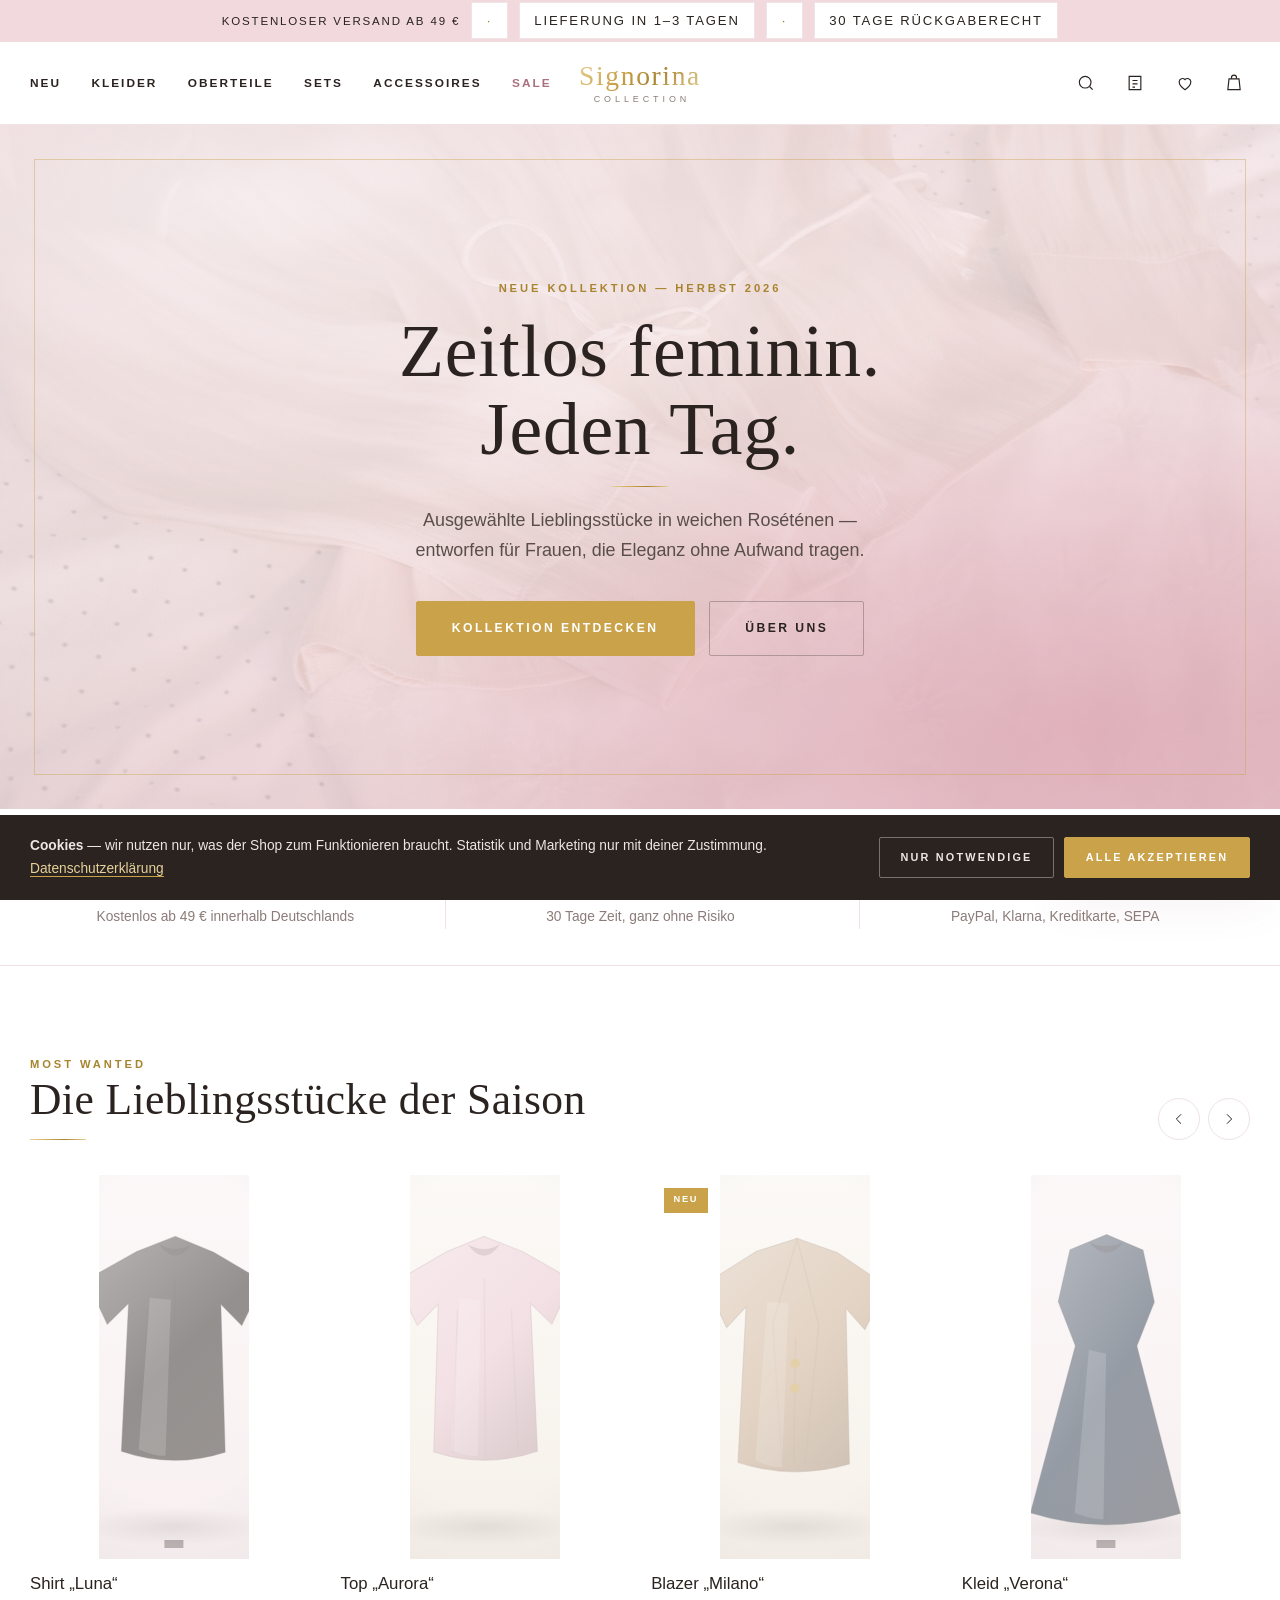
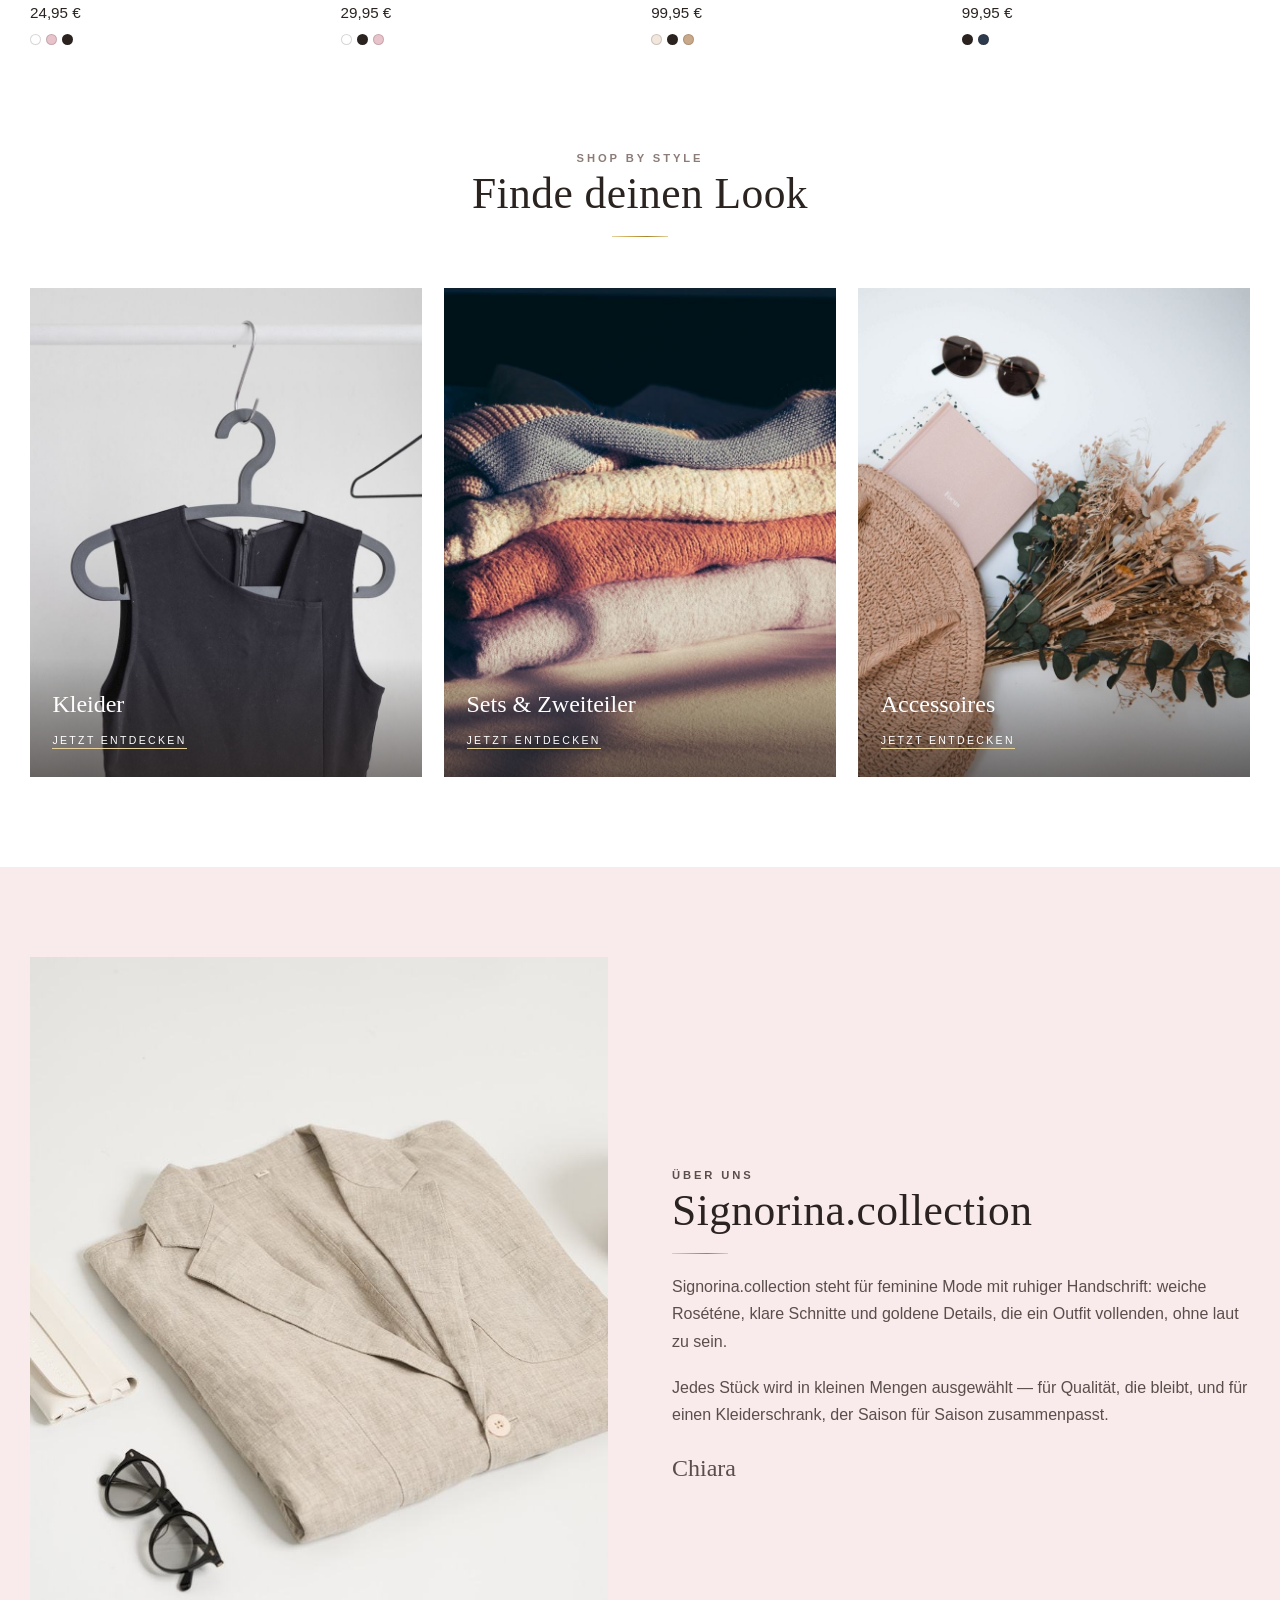
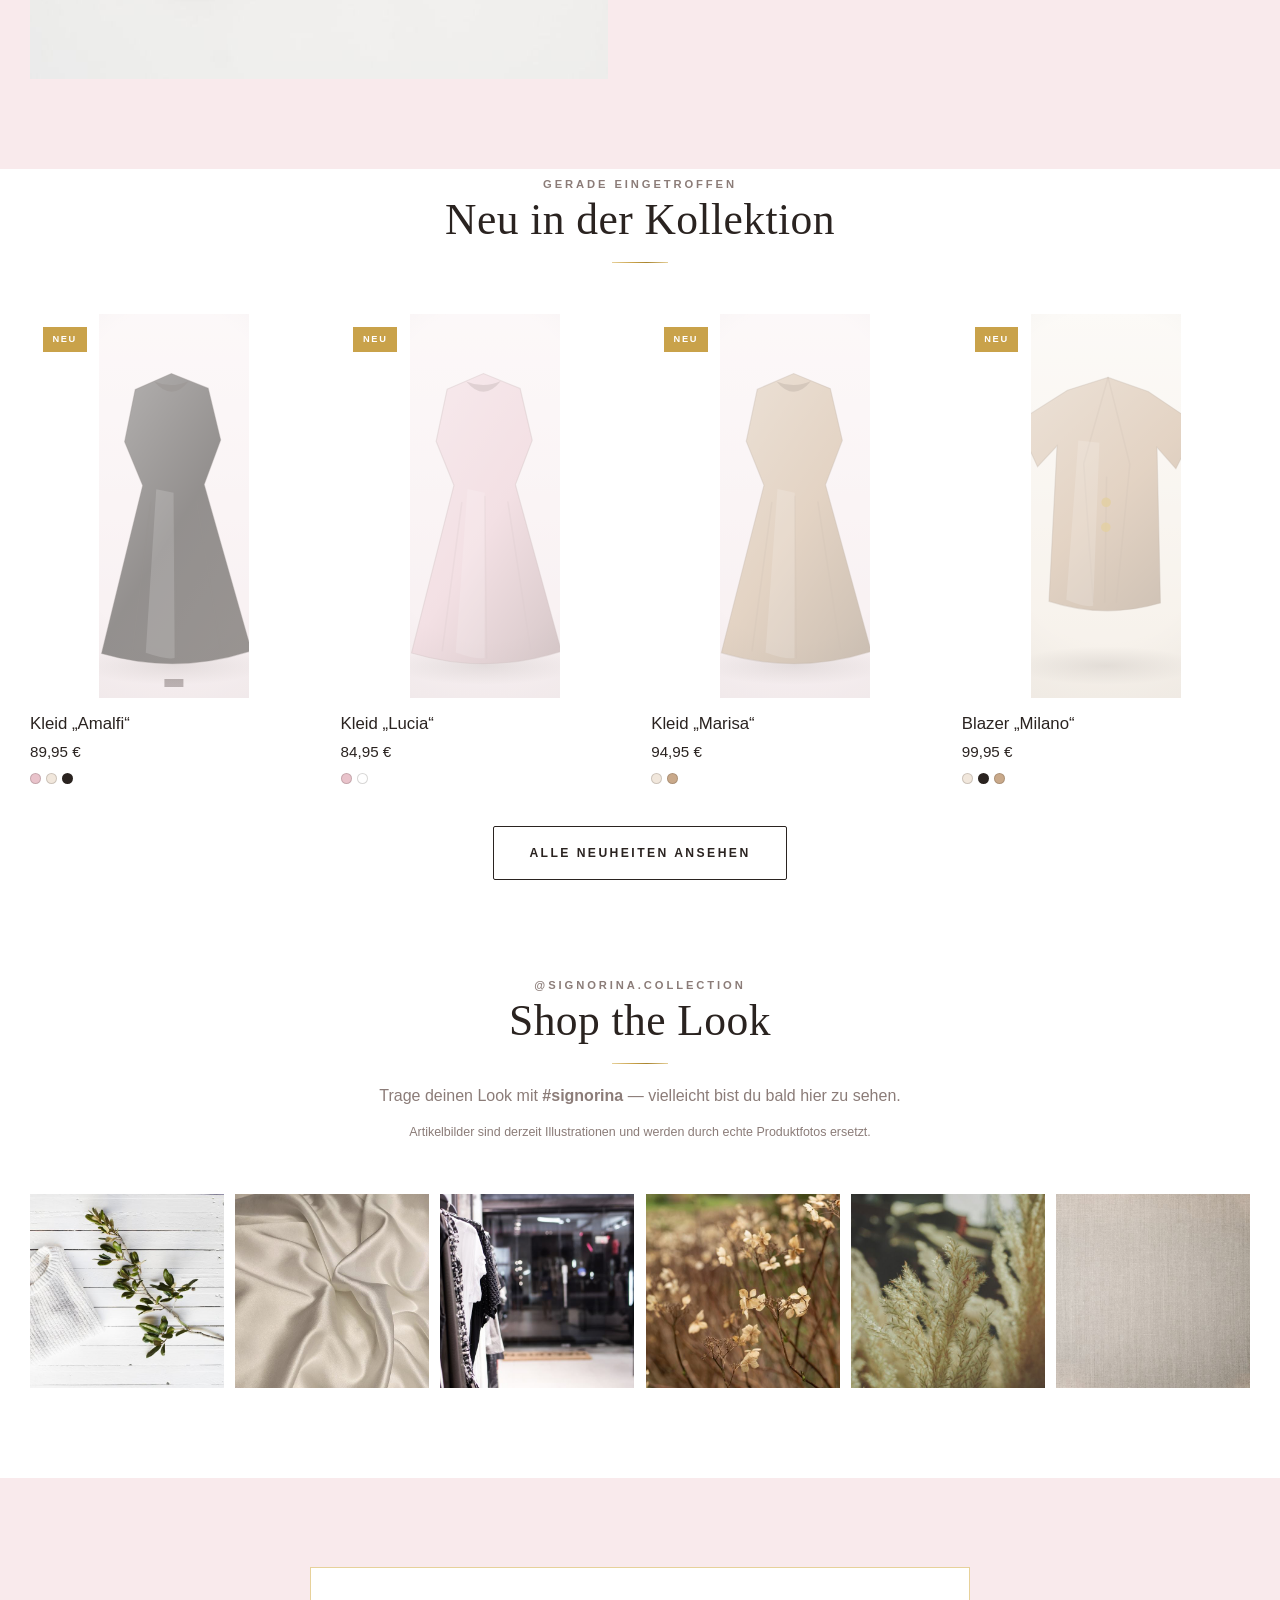
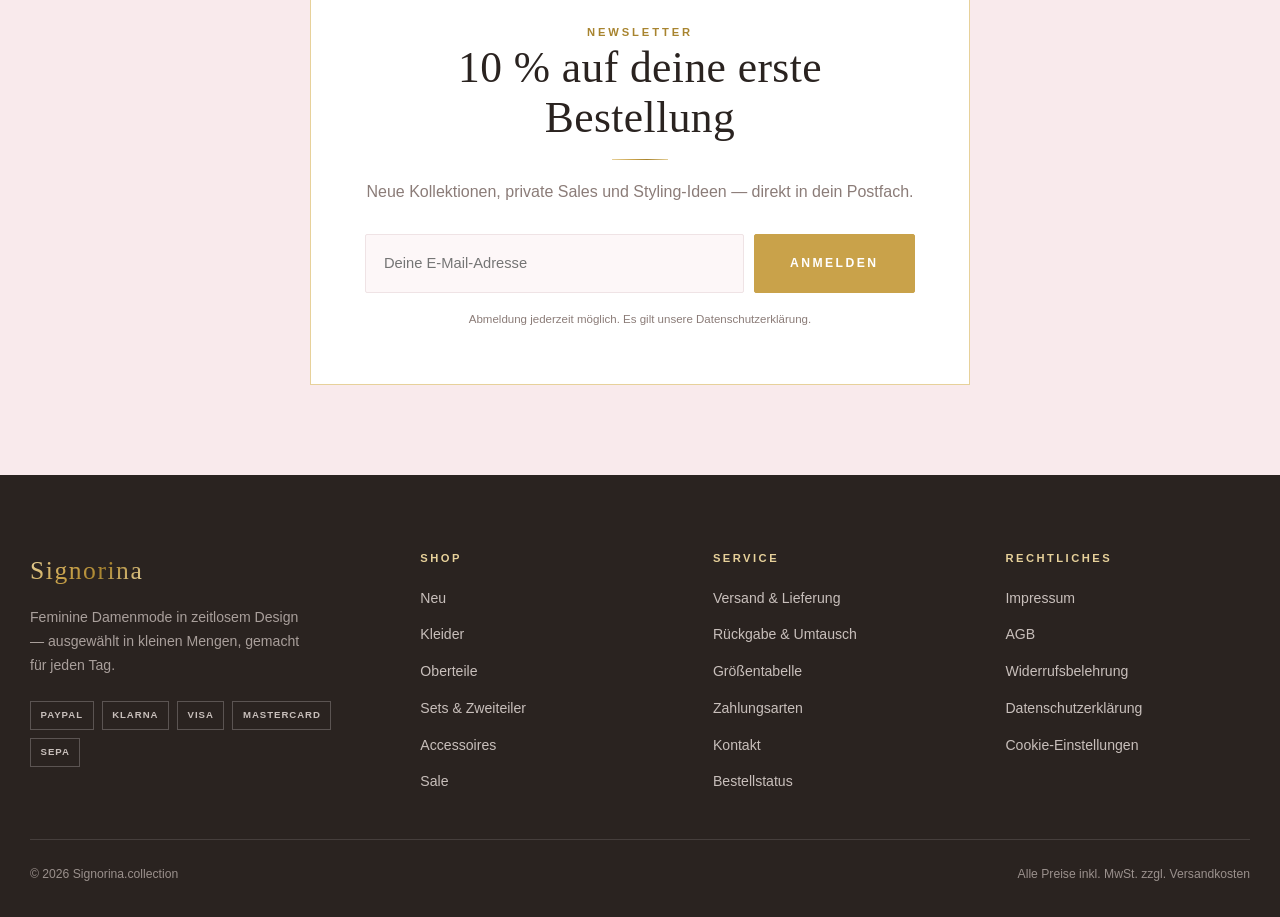
<file: index.html>
<!doctype html>
<html lang="de">
<head>
<meta charset="utf-8">
<meta name="viewport" content="width=device-width, initial-scale=1">
<title>Signorina.collection — Damenmode online kaufen</title>
<meta name="description" content="Signorina.collection — feminine Damenmode in zeitlosem Design. Kleider, Oberteile, Sets und Accessoires. Versand in 1–3 Tagen, kostenloser Versand ab 49 €.">
<meta name="robots" content="noindex, nofollow">
<meta name="theme-color" content="#F9EAEC">
<link rel="icon" href="data:image/svg+xml,%3Csvg xmlns='http://www.w3.org/2000/svg' viewBox='0 0 64 64'%3E%3Crect width='64' height='64' rx='14' fill='%23F9EAEC'/%3E%3Ctext x='32' y='45' font-family='Georgia,serif' font-size='38' fill='%23C9A24A' text-anchor='middle'%3ES%3C/text%3E%3C/svg%3E">
<link rel="stylesheet" href="assets/style.css?v=9">
</head>

<body>

<div id="site-header"></div>

<main>

  <!-- ===== Hero ===== -->
  <section class="hero">
    <div class="hero-inner">
      <p class="eyebrow">Neue Kollektion — Herbst 2026</p>
      <h1>Zeitlos feminin.<br>Jeden Tag.</h1>
      <hr class="rule">
      <p class="lead">
        Ausgewählte Lieblingsstücke in weichen Roséténen — entworfen für Frauen,
        die Eleganz ohne Aufwand tragen.
      </p>
      <div class="hero-cta">
        <a href="kategorie.html?c=neu" class="btn btn-gold">Kollektion entdecken</a>
        <a href="#story" class="btn btn-ghost-light">Über uns</a>
      </div>
    </div>
  </section>

  <!-- ===== Vorteilsleiste ===== -->
  <section class="usp">
    <div class="wrap usp-grid">
      <div class="usp-item">
        <svg viewBox="0 0 24 24"><path d="M2 7h11v9H2zM13 10h4l4 3v3h-8z"/><circle cx="6" cy="18" r="2"/><circle cx="17" cy="18" r="2"/></svg>
        <strong>Versand in 1–3 Tagen</strong>
        <span>Kostenlos ab 49&nbsp;€ innerhalb Deutschlands</span>
      </div>
      <div class="usp-item">
        <svg viewBox="0 0 24 24"><path d="M3 12a9 9 0 1 0 3-6.7"/><path d="M3 4v5h5"/></svg>
        <strong>Kostenlose Rücksendung</strong>
        <span>30 Tage Zeit, ganz ohne Risiko</span>
      </div>
      <div class="usp-item">
        <svg viewBox="0 0 24 24"><rect x="4" y="10" width="16" height="11" rx="2"/><path d="M8 10V7a4 4 0 0 1 8 0v3"/></svg>
        <strong>Sichere Zahlung</strong>
        <span>PayPal, Klarna, Kreditkarte, SEPA</span>
      </div>
    </div>
  </section>

  <!-- ===== Most Wanted ===== -->
  <section class="section">
    <div class="wrap">
      <div class="carousel-head">
        <div>
          <p class="eyebrow">Most Wanted</p>
          <h2>Die Lieblingsstücke der Saison</h2>
          <hr class="rule rule-left">
        </div>
        <div class="car-nav">
          <button id="prev" aria-label="Vorherige Produkte">
            <svg viewBox="0 0 24 24"><path d="M15 5l-7 7 7 7"/></svg>
          </button>
          <button id="next" aria-label="Weitere Produkte">
            <svg viewBox="0 0 24 24"><path d="M9 5l7 7-7 7"/></svg>
          </button>
        </div>
      </div>

      <div class="track" id="track"><!-- wird aus dem Katalog gefüllt --></div>
    </div>
  </section>

  <!-- ===== Shop by Style ===== -->
  <section class="section" style="padding-top:0">
    <div class="wrap">
      <div class="section-head">
        <p class="eyebrow">Shop by Style</p>
        <h2>Finde deinen Look</h2>
        <hr class="rule">
      </div>

      <div class="styles">
        <a href="kategorie.html?c=kleider" class="style-tile"><figure style="margin:0">
          <div class="ph-foto"><img src="bilder/kat-kleider.jpg" width="800" height="1000" loading="lazy" decoding="async" alt="Oberteil auf einem Buegel vor weisser Wand"></div>
          <figcaption><strong>Kleider</strong><span>Jetzt entdecken</span></figcaption>
        </figure></a>

        <a href="kategorie.html?c=sets" class="style-tile"><figure style="margin:0">
          <div class="ph-foto"><img src="bilder/kat-sets.jpg" width="800" height="1000" loading="lazy" decoding="async" alt="Gestapelte Strickteile im warmen Licht"></div>
          <figcaption><strong>Sets &amp; Zweiteiler</strong><span>Jetzt entdecken</span></figcaption>
        </figure></a>

        <a href="kategorie.html?c=accessoires" class="style-tile"><figure style="margin:0">
          <div class="ph-foto"><img src="bilder/kat-accessoires.jpg" width="800" height="1000" loading="lazy" decoding="async" alt="Hut, Sonnenbrille und Trockenblumen auf hellem Untergrund"></div>
          <figcaption><strong>Accessoires</strong><span>Jetzt entdecken</span></figcaption>
        </figure></a>
      </div>
    </div>
  </section>

  <!-- ===== Markengeschichte ===== -->
  <section class="section story" id="story">
    <div class="wrap story-grid">
      <div class="ph-foto"><img src="bilder/story.jpg" width="800" height="1000" loading="lazy" decoding="async" alt="Zusammengelegtes Leinenhemd mit Brille und Wollknaeuel"></div>
      <div class="story-text">
        <p class="eyebrow">Über uns</p>
        <h2>Signorina.collection</h2>
        <hr class="rule rule-left">
        <p>
          Signorina.collection steht für feminine Mode mit ruhiger Handschrift:
          weiche Roséténe, klare Schnitte und goldene Details, die ein Outfit
          vollenden, ohne laut zu sein.
        </p>
        <p>
          Jedes Stück wird in kleinen Mengen ausgewählt — für Qualität, die bleibt,
          und für einen Kleiderschrank, der Saison für Saison zusammenpasst.
        </p>
        <p class="story-sign">Chiara</p>
      </div>
    </div>
  </section>

  <!-- ===== Neu eingetroffen ===== -->
  <section class="section" style="padding-top:0">
    <div class="wrap">
      <div class="section-head">
        <p class="eyebrow">Gerade eingetroffen</p>
        <h2>Neu in der Kollektion</h2>
        <hr class="rule">
      </div>
      <div class="grid-products" id="grid-neu"><!-- wird aus dem Katalog gefüllt --></div>
      <p style="text-align:center;margin-top:2.6rem">
        <a href="kategorie.html?c=neu" class="btn btn-outline">Alle Neuheiten ansehen</a>
      </p>
    </div>
  </section>

  <!-- ===== Instagram ===== -->
  <section class="section" style="padding-top:0">
    <div class="wrap">
      <div class="section-head">
        <p class="eyebrow">@signorina.collection</p>
        <h2>Shop the Look</h2>
        <hr class="rule">
        <p>Trage deinen Look mit <strong>#signorina</strong> — vielleicht bist du bald hier zu sehen.</p>
        <p style="font-size:.78rem;margin-top:.8rem">Artikelbilder sind derzeit Illustrationen und werden durch echte Produktfotos ersetzt.</p>
      </div>

      <div class="ig-grid">
        <a href="#" class="ig-item"><div class="ph-foto"><img src="bilder/ig-1.jpg" width="640" height="640" loading="lazy" decoding="async" alt="Weisser Strickpullover mit Zweig auf hellem Holz"></div></a>
        <a href="#" class="ig-item"><div class="ph-foto"><img src="bilder/ig-2.jpg" width="640" height="640" loading="lazy" decoding="async" alt="Cremefarbener Seidenstoff in Falten"></div></a>
        <a href="#" class="ig-item"><div class="ph-foto"><img src="bilder/ig-3.jpg" width="640" height="640" loading="lazy" decoding="async" alt="Kleiderstange in einer Boutique"></div></a>
        <a href="#" class="ig-item"><div class="ph-foto"><img src="bilder/ig-4.jpg" width="640" height="640" loading="lazy" decoding="async" alt="Getrocknete Hortensien in warmem Licht"></div></a>
        <a href="#" class="ig-item"><div class="ph-foto"><img src="bilder/ig-5.jpg" width="640" height="640" loading="lazy" decoding="async" alt="Pampasgras im Gegenlicht"></div></a>
        <a href="#" class="ig-item"><div class="ph-foto"><img src="bilder/ig-6.jpg" width="640" height="640" loading="lazy" decoding="async" alt="Feine Leinenstruktur in Creme"></div></a>
      </div>
    </div>
  </section>

  <!-- ===== Newsletter ===== -->
  <section class="section news">
    <div class="wrap">
      <div class="news-card">
        <p class="eyebrow">Newsletter</p>
        <h2>10&nbsp;% auf deine erste Bestellung</h2>
        <hr class="rule">
        <p style="color:var(--muted)">
          Neue Kollektionen, private Sales und Styling-Ideen — direkt in dein Postfach.
        </p>
        <form id="news-form">
          <input type="email" placeholder="Deine E-Mail-Adresse" aria-label="E-Mail-Adresse" required>
          <button type="submit" class="btn btn-gold">Anmelden</button>
        </form>
        <p class="hint">Abmeldung jederzeit möglich. Es gilt unsere Datenschutzerklärung.</p>
      </div>
    </div>
  </section>

</main>

<div id="site-footer"></div>

<script src="assets/art.js?v=9"></script>
<script src="assets/shop.js?v=9"></script>
<script>
Shop.mountChrome({ active: null });

/* --- Most Wanted: die acht bestbewerteten Stücke --- */
var mostWanted = Shop.PRODUCTS.slice()
  .sort(function (a, b) { return (b.rating * b.reviews) - (a.rating * a.reviews); })
  .slice(0, 8);
document.getElementById('track').innerHTML = mostWanted.map(Shop.card).join('');

/* --- Neu in der Kollektion: die vier neuesten --- */
document.getElementById('grid-neu').innerHTML =
  Shop.byCategory('neu').slice(0, 4).map(Shop.card).join('');

/* --- Karussell --- */
var track = document.getElementById('track');
function step() {
  var c = track.querySelector('.card');
  return c ? c.getBoundingClientRect().width + 22 : 260;
}
document.getElementById('next').addEventListener('click', function () {
  track.scrollBy({ left: step(), behavior: 'smooth' });
});
document.getElementById('prev').addEventListener('click', function () {
  track.scrollBy({ left: -step(), behavior: 'smooth' });
});

/* --- Newsletter (Vorschau: keine echte Anmeldung) --- */

/* --- Feste Bildflächen mit echten Artikeln der Kollektion füllen --- */
function fill(sel, list) {
  var nodes = document.querySelectorAll(sel);
  Array.prototype.forEach.call(nodes, function (el, i) {
    var p = list[i % list.length];
    if (!p) return;
    el.innerHTML = Art.forProduct(p, Shop.tileColor(p),
      Shop.COLORS[Shop.tileColor(p)] || '#E9C3CB', 'tile' + i);
  });
}
Shop.refreshBadges();

document.getElementById('news-form').addEventListener('submit', function (e) {
  e.preventDefault();
  this.reset();
  Shop.toast('Danke! In der finalen Version geht hier der Gutscheincode raus.');
});
</script>

</body>
</html>
</file>
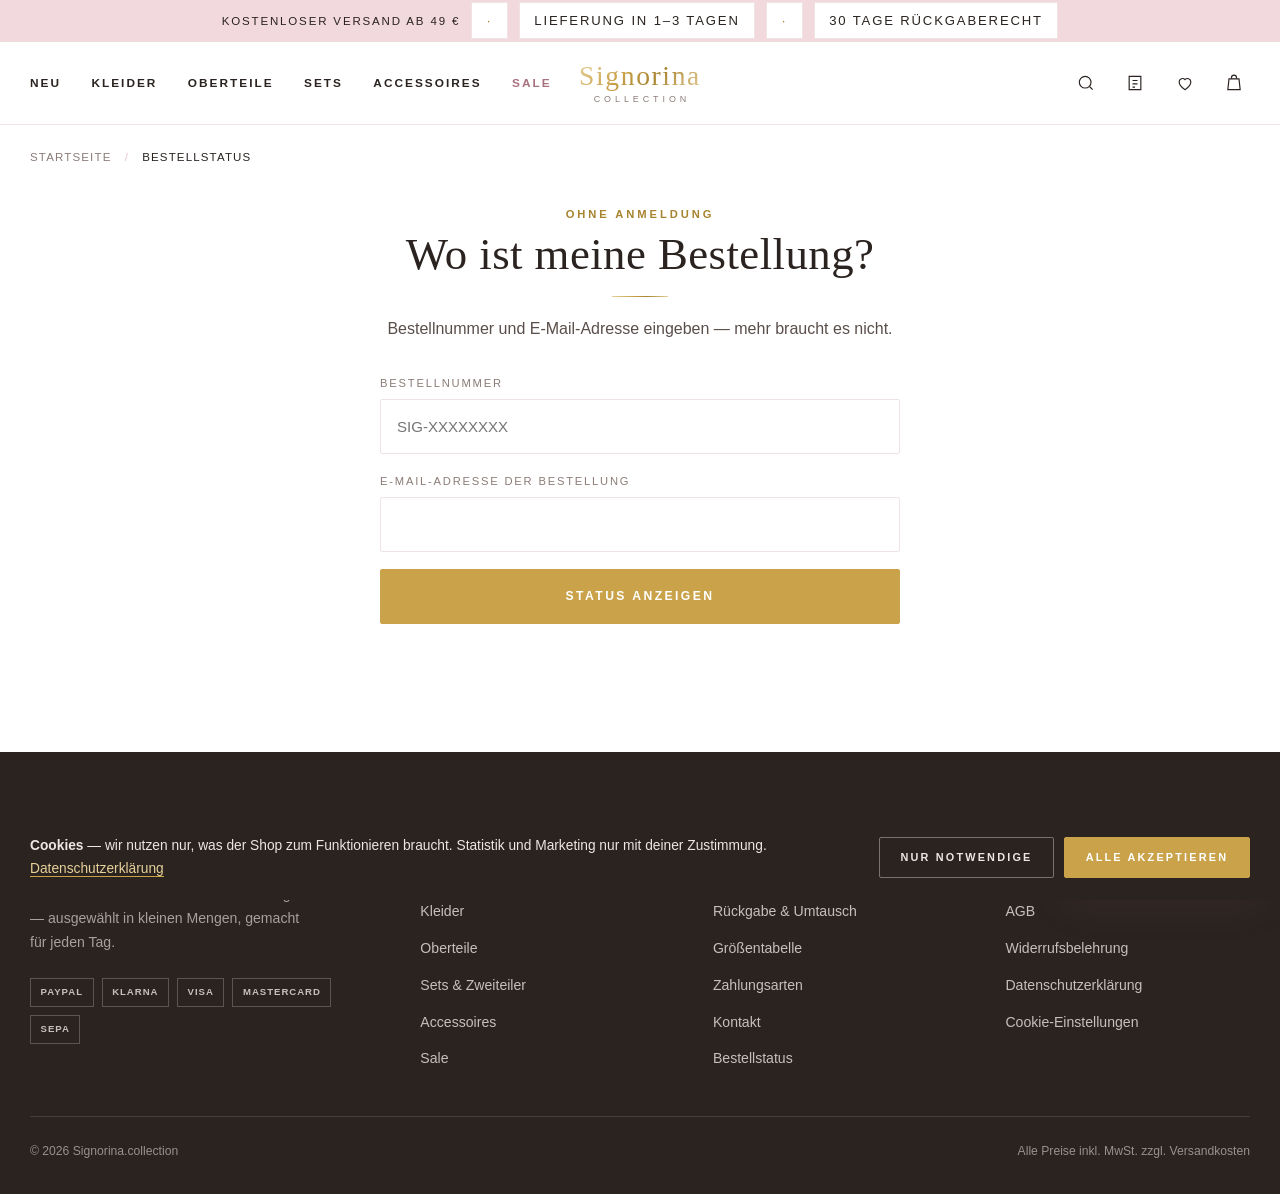
<file: bestellstatus.html>
<!doctype html>
<html lang="de">
<head>
<meta charset="utf-8">
<meta name="viewport" content="width=device-width, initial-scale=1">
<title>Bestellstatus — Signorina.collection</title>
<meta name="description" content="Status deiner Bestellung bei Signorina.collection prüfen.">
<meta name="robots" content="noindex, nofollow">
<meta name="theme-color" content="#F9EAEC">
<link rel="icon" href="data:image/svg+xml,%3Csvg xmlns='http://www.w3.org/2000/svg' viewBox='0 0 64 64'%3E%3Crect width='64' height='64' rx='14' fill='%23F9EAEC'/%3E%3Ctext x='32' y='45' font-family='Georgia,serif' font-size='38' fill='%23C9A24A' text-anchor='middle'%3ES%3C/text%3E%3C/svg%3E">
<link rel="stylesheet" href="assets/style.css?v=9">
</head>

<body>

<div id="site-header"></div>

<main>
  <div class="wrap">
    <nav class="crumbs" aria-label="Brotkrumen">
      <a href="index.html">Startseite</a>
      <span class="sep">/</span>
      <span aria-current="page">Bestellstatus</span>
    </nav>

    <div class="section" style="padding-top:1rem">
      <div style="max-width:520px;margin:0 auto">
        <p class="eyebrow" style="text-align:center">Ohne Anmeldung</p>
        <h1 style="font-size:clamp(1.9rem,4vw,2.8rem);text-align:center;margin-top:.4rem">
          Wo ist meine Bestellung?</h1>
        <hr class="rule">
        <p style="text-align:center;color:var(--ink-soft);margin-bottom:2rem">
          Bestellnummer und E-Mail-Adresse eingeben — mehr braucht es nicht.
        </p>

        <form id="status-form" novalidate>
          <div class="field">
            <label for="nr">Bestellnummer</label>
            <input id="nr" type="text" placeholder="SIG-XXXXXXXX" autocomplete="off">
            <span class="err" id="err-nr" hidden></span>
          </div>
          <div class="field">
            <label for="mail">E-Mail-Adresse der Bestellung</label>
            <input id="mail" type="email" autocomplete="email" inputmode="email">
            <span class="err" id="err-mail" hidden></span>
          </div>
          <button type="submit" class="btn btn-gold btn-block">Status anzeigen</button>
        </form>

        <div id="status-result" style="margin-top:2.4rem"></div>
      </div>
    </div>
  </div>
</main>

<div id="site-footer"></div>

<script src="assets/art.js?v=9"></script>
<script src="assets/shop.js?v=9"></script>
<script>
Shop.mountChrome({ active: null });

var out = document.getElementById('status-result');
var nrInput = document.getElementById('nr');
var mailInput = document.getElementById('mail');

// Aus der Danke-Seite verlinkt: Nummer vorausfüllen
var pre = Shop.param('nr');
if (pre) {
  nrInput.value = pre;
  var last = Shop.lastOrder();
  if (last && last.number === pre) mailInput.value = last.email;
}

function setErr(id, msg) {
  var e = document.getElementById('err-' + id);
  var i = document.getElementById(id);
  if (msg) { e.textContent = msg; e.hidden = false; i.setAttribute('aria-invalid', 'true'); }
  else { e.hidden = true; i.removeAttribute('aria-invalid'); }
}

function show(order) {
  var datum = new Date(order.stamp);
  var datumTxt = datum.toLocaleDateString('de-DE', { day: '2-digit', month: 'long', year: 'numeric' });

  // Ohne echten Versanddienstleister endet die Kette bei "wird verpackt".
  // Alles danach wüsste nur ein Warenwirtschaftssystem.
  var lines = order.lines.map(function (l) {
    return '<div class="sum-row"><span>' + l.qty + ' × ' + l.name +
           '<br><span style="color:var(--muted);font-size:.8rem">' + l.color + ' · ' + l.size +
           '</span></span><span>' + Shop.money(l.sum) + '</span></div>';
  }).join('');

  out.innerHTML =
    '<div class="summary" style="position:static">' +
      '<p class="eyebrow">Bestellung ' + order.number + '</p>' +
      '<h2 style="margin:.4rem 0 1.2rem">Status</h2>' +
      '<div class="timeline">' +
        '<div class="tl-step done"><i>✓</i><div><strong>Bestellung eingegangen</strong>' +
          '<span>' + datumTxt + '</span></div></div>' +
        '<div class="tl-step done"><i>✓</i><div><strong>Zahlung bestätigt</strong>' +
          '<span>' + order.customer.zahlungLabel + '</span></div></div>' +
        '<div class="tl-step"><i>3</i><div><strong>Wird verpackt</strong>' +
          '<span>meist innerhalb eines Werktags</span></div></div>' +
        '<div class="tl-step"><i>4</i><div><strong>Unterwegs zu dir</strong>' +
          '<span>' + order.customer.versandLabel + ' — Sendungsnummer folgt per E-Mail</span></div></div>' +
      '</div>' +
      lines +
      '<div class="sum-row total"><span>Gesamt</span><span>' + Shop.money(order.total) + '</span></div>' +
      '<p class="sum-note">Fragen zur Bestellung? ' +
        '<a href="service.html?p=kontakt" style="border-bottom:1px solid var(--rose-300)">Schreib uns</a>.</p>' +
    '</div>';
}

document.getElementById('status-form').addEventListener('submit', function (e) {
  e.preventDefault();
  setErr('nr', ''); setErr('mail', '');
  out.innerHTML = '';

  var nr = nrInput.value.trim();
  var mail = mailInput.value.trim();
  var ok = true;

  if (!/^SIG-[0-9A-Z]{8}$/i.test(nr)) {
    setErr('nr', 'Die Bestellnummer sieht so aus: SIG-1A2B3C4D'); ok = false;
  }
  if (!/^[^\s@]+@[^\s@]+\.[^\s@]{2,}$/.test(mail)) {
    setErr('mail', 'Bitte eine gültige E-Mail-Adresse eingeben.'); ok = false;
  }
  if (!ok) return;

  var order = Shop.findOrder(nr, mail);
  if (!order) {
    out.innerHTML =
      '<div class="free-hint" style="border-color:var(--rose-300)">' +
        'Zu dieser Kombination aus Bestellnummer und E-Mail-Adresse finden wir nichts. ' +
        'Bitte beides prüfen — die E-Mail muss die sein, mit der bestellt wurde.' +
      '</div>';
    return;
  }
  show(order);
});

// Direkt anzeigen, wenn beide Felder aus der Danke-Seite kommen
if (nrInput.value && mailInput.value) {
  var o = Shop.findOrder(nrInput.value, mailInput.value);
  if (o) show(o);
}
</script>

</body>
</html>
</file>
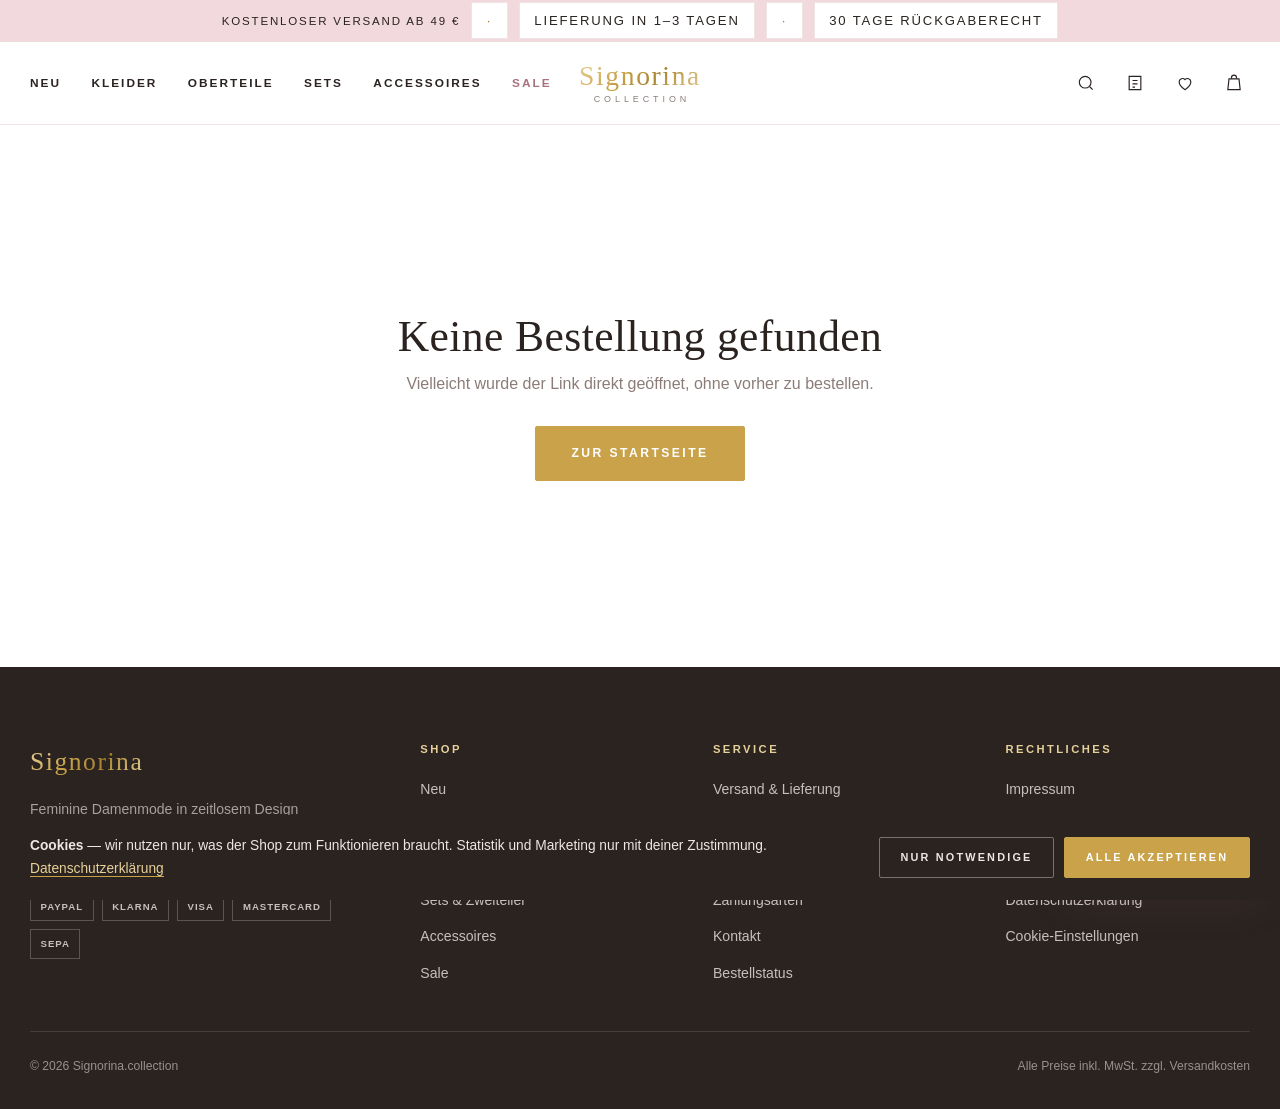
<file: danke.html>
<!doctype html>
<html lang="de">
<head>
<meta charset="utf-8">
<meta name="viewport" content="width=device-width, initial-scale=1">
<title>Danke für deine Bestellung — Signorina.collection</title>
<meta name="robots" content="noindex, nofollow">
<meta name="theme-color" content="#F9EAEC">
<link rel="icon" href="data:image/svg+xml,%3Csvg xmlns='http://www.w3.org/2000/svg' viewBox='0 0 64 64'%3E%3Crect width='64' height='64' rx='14' fill='%23F9EAEC'/%3E%3Ctext x='32' y='45' font-family='Georgia,serif' font-size='38' fill='%23C9A24A' text-anchor='middle'%3ES%3C/text%3E%3C/svg%3E">
<link rel="stylesheet" href="assets/style.css?v=9">
</head>

<body>

<div id="site-header"></div>

<main>
  <div class="wrap section">
    <div id="danke-root"></div>
  </div>
</main>

<div id="site-footer"></div>

<script src="assets/art.js?v=9"></script>
<script src="assets/shop.js?v=9"></script>
<script>
Shop.mountChrome({ active: null });

var nr = Shop.param('nr');
var order = null;
try {
  var all = JSON.parse(localStorage.getItem('signorina_orders') || '{}');
  order = all[nr] || Shop.lastOrder();
} catch (e) { order = Shop.lastOrder(); }

var root = document.getElementById('danke-root');

if (!order) {
  root.innerHTML =
    '<div class="empty-state">' +
      '<h2>Keine Bestellung gefunden</h2>' +
      '<p>Vielleicht wurde der Link direkt geöffnet, ohne vorher zu bestellen.</p>' +
      '<a href="index.html" class="btn btn-gold">Zur Startseite</a>' +
    '</div>';
} else {
  var lines = order.lines.map(function (l) {
    return '<div class="sum-row"><span>' + l.qty + ' × ' + l.name +
           '<br><span style="color:var(--muted);font-size:.8rem">' + l.color + ' · ' + l.size +
           '</span></span><span>' + Shop.money(l.sum) + '</span></div>';
  }).join('');

  var datum = new Date(order.stamp);
  var datumTxt = datum.toLocaleDateString('de-DE', { day: '2-digit', month: 'long', year: 'numeric' });

  root.innerHTML =
    '<div class="confirm">' +
      '<div class="seal"><svg viewBox="0 0 24 24"><path d="M4 12.5 9.5 18 20 7"/></svg></div>' +
      '<p class="eyebrow">Bestellung eingegangen</p>' +
      '<h1 style="font-size:clamp(2rem,4vw,3rem);margin-top:.5rem">Danke, ' + order.customer.vorname + '!</h1>' +
      '<hr class="rule">' +
      '<p style="color:var(--ink-soft)">Wir haben deine Bestellung vom ' + datumTxt + ' erhalten. ' +
        'Notiere dir die Bestellnummer — damit kannst du jederzeit den Status prüfen.</p>' +
      '<p class="order-no">' + order.number + '</p>' +

      '<div class="timeline">' +
        '<div class="tl-step done"><i>✓</i><div><strong>Bestellung eingegangen</strong>' +
          '<span>' + datumTxt + '</span></div></div>' +
        '<div class="tl-step done"><i>✓</i><div><strong>Zahlung bestätigt</strong>' +
          '<span>' + order.customer.zahlungLabel + '</span></div></div>' +
        '<div class="tl-step"><i>3</i><div><strong>Wird verpackt</strong>' +
          '<span>meist innerhalb eines Werktags</span></div></div>' +
        '<div class="tl-step"><i>4</i><div><strong>Unterwegs zu dir</strong>' +
          '<span>' + order.customer.versandLabel + '</span></div></div>' +
      '</div>' +

      '<div class="summary" style="position:static;text-align:left">' +
        '<h2>Deine Bestellung</h2>' + lines +
        '<div class="sum-row" style="border-top:1px solid var(--line);margin-top:.6rem;padding-top:.8rem">' +
          '<span>Zwischensumme</span><span>' + Shop.money(order.subtotal) + '</span></div>' +
        '<div class="sum-row"><span>Versand</span><span>' +
          (order.shipping === 0 ? 'kostenlos' : Shop.money(order.shipping)) + '</span></div>' +
        '<div class="sum-row total"><span>Gesamt</span><span>' + Shop.money(order.total) + '</span></div>' +
        '<p class="sum-note">inkl. ' + Shop.money(order.vat) + ' MwSt. (19 %)</p>' +
        '<h2 style="margin-top:1.8rem;font-size:1.1rem">Lieferadresse</h2>' +
        '<p style="font-size:.9rem;color:var(--ink-soft)">' +
          order.customer.vorname + ' ' + order.customer.nachname + '<br>' +
          order.customer.strasse + '<br>' +
          order.customer.plz + ' ' + order.customer.ort + '<br>' +
          order.customer.land + '</p>' +
      '</div>' +

      '<div style="display:flex;gap:.8rem;justify-content:center;flex-wrap:wrap;margin-top:2rem">' +
        '<a href="bestellstatus.html?nr=' + encodeURIComponent(order.number) +
          '" class="btn btn-gold">Bestellstatus ansehen</a>' +
        '<a href="kategorie.html?c=neu" class="btn btn-ghost-light">Weiter einkaufen</a>' +
      '</div>' +
    '</div>';
}
</script>

</body>
</html>
</file>
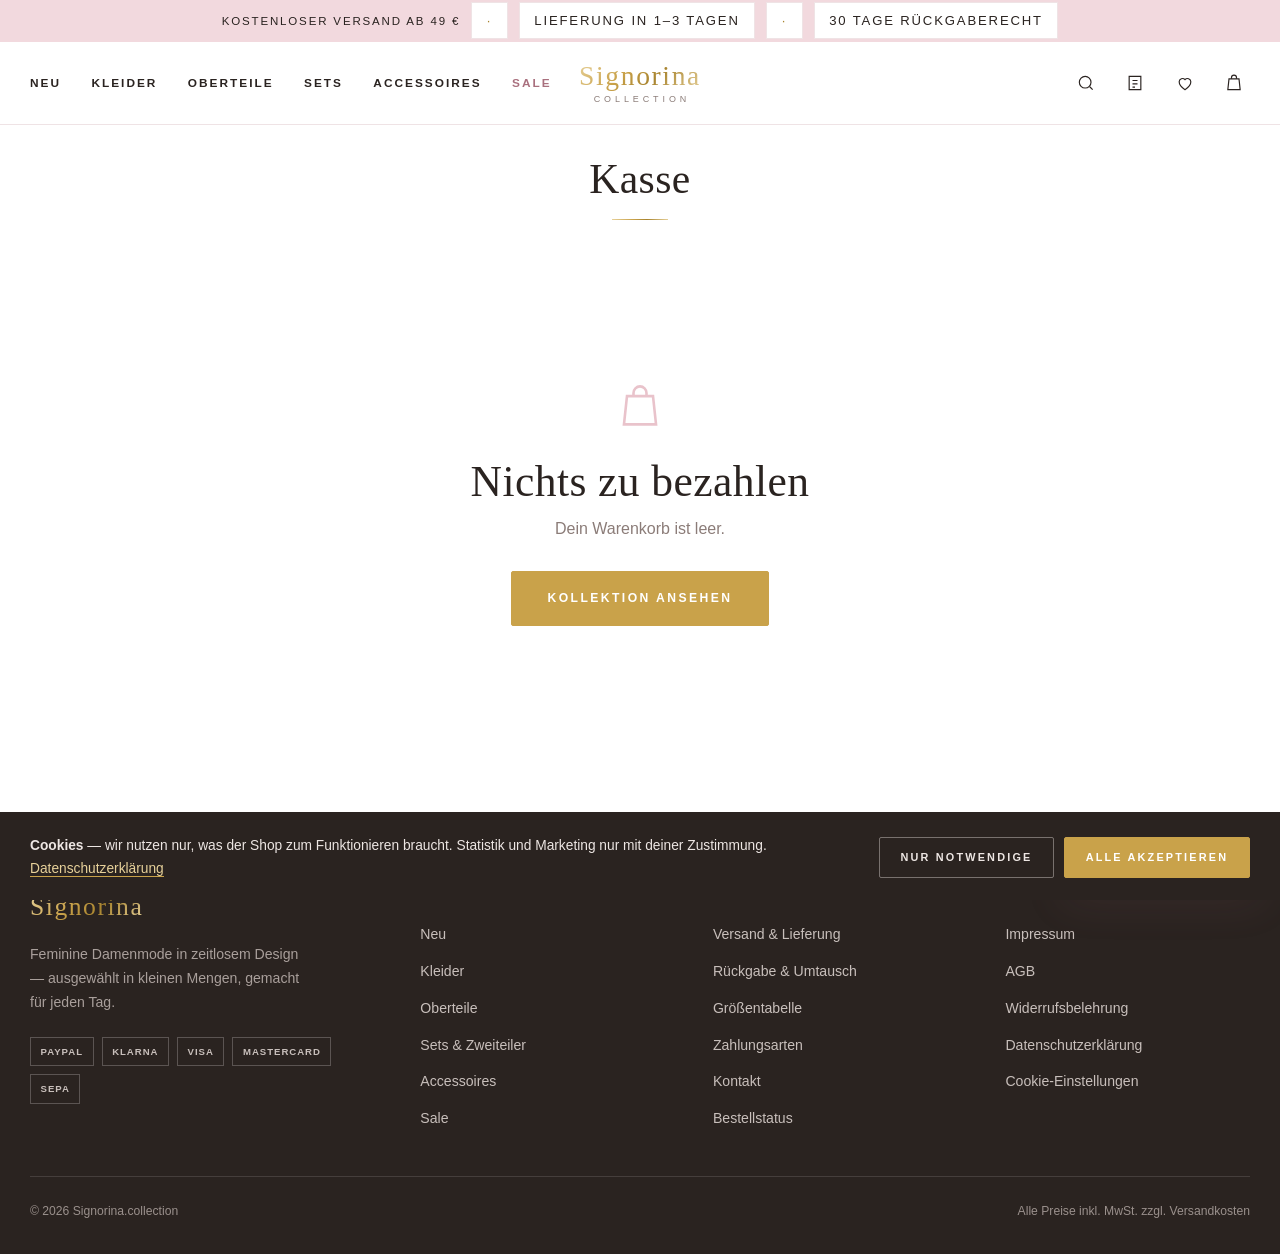
<file: kasse.html>
<!doctype html>
<html lang="de">
<head>
<meta charset="utf-8">
<meta name="viewport" content="width=device-width, initial-scale=1">
<title>Kasse — Signorina.collection</title>
<meta name="description" content="Bestellung abschließen bei Signorina.collection.">
<meta name="robots" content="noindex, nofollow">
<meta name="theme-color" content="#F9EAEC">
<link rel="icon" href="data:image/svg+xml,%3Csvg xmlns='http://www.w3.org/2000/svg' viewBox='0 0 64 64'%3E%3Crect width='64' height='64' rx='14' fill='%23F9EAEC'/%3E%3Ctext x='32' y='45' font-family='Georgia,serif' font-size='38' fill='%23C9A24A' text-anchor='middle'%3ES%3C/text%3E%3C/svg%3E">
<link rel="stylesheet" href="assets/style.css?v=9">
</head>

<body>

<div id="site-header"></div>

<main>
  <div class="wrap" style="padding-top:2rem;padding-bottom:clamp(3.5rem,7vw,6rem)">

    <h1 style="font-size:clamp(1.8rem,3.6vw,2.6rem);text-align:center">Kasse</h1>
    <hr class="rule">

    <nav class="steps" id="steps" aria-label="Bestellschritte"></nav>

    <div id="checkout-root"></div>

  </div>
</main>

<div id="site-footer"></div>

<script src="assets/art.js?v=9"></script>
<script src="assets/shop.js?v=9"></script>
<script>
Shop.mountChrome({ active: null });

var root  = document.getElementById('checkout-root');
var stepsEl = document.getElementById('steps');
var step  = 1;

var data = {
  email: '', vorname: '', nachname: '', strasse: '', plz: '', ort: '',
  land: 'Deutschland', telefon: '',
  versand: 'standard', zahlung: 'paypal'
};

var VERSAND = {
  standard: { label: 'DHL Standard', note: 'Lieferung in 1–3 Werktagen' },
  express:  { label: 'DHL Express',  note: 'Lieferung am nächsten Werktag', extra: 6.90 }
};
var ZAHLUNG = {
  paypal:     'PayPal',
  klarna:     'Klarna — Rechnung oder Raten',
  kreditkarte:'Kreditkarte',
  sepa:       'SEPA-Lastschrift'
};

function euro(n) { return Shop.money(n); }

function renderSteps() {
  var names = ['Adresse', 'Versand & Zahlung', 'Prüfen'];
  stepsEl.innerHTML = names.map(function (n, i) {
    var idx = i + 1;
    var cls = 'step' + (idx < step ? ' done' : '');
    var cur = idx === step ? ' aria-current="step"' : '';
    return '<span class="' + cls + '"' + cur + '><i>' + (idx < step ? '✓' : idx) + '</i>' +
           '<span>' + n + '</span></span>' +
           (idx < 3 ? '<span class="step-sep">·</span>' : '');
  }).join('');
}

/* Zusammenfassung rechts — auf jedem Schritt sichtbar */
function extraShipping() {
  return data.versand === 'express' ? VERSAND.express.extra : 0;
}

function summaryHtml() {
  // Eine einzige Rechenquelle — sonst zeigt die Kasse etwas anderes
  // an, als spaeter in der Bestellung steht.
  var t = Shop.totals(null, extraShipping());
  var shipping = t.shipping;
  var total = t.total;
  var vat = t.vat;

  return '' +
    '<aside class="summary">' +
      '<h2>Deine Bestellung</h2>' +
      t.lines.map(function (x) {
        return '<div class="sum-row"><span>' + x.line.qty + ' × ' + x.product.name +
               '<br><span style="color:var(--muted);font-size:.8rem">' +
               x.line.color + ' · ' + x.line.size + '</span></span>' +
               '<span>' + euro(x.sum) + '</span></div>';
      }).join('') +
      '<div class="sum-row" style="border-top:1px solid var(--line);margin-top:.6rem;padding-top:.8rem">' +
        '<span>Zwischensumme</span><span>' + euro(t.subtotal) + '</span></div>' +
      '<div class="sum-row"><span>Versand</span><span>' +
        (shipping === 0 ? 'kostenlos' : euro(shipping)) + '</span></div>' +
      '<div class="sum-row total"><span>Gesamt</span><span>' + euro(total) + '</span></div>' +
      '<p class="sum-note">inkl. ' + euro(vat) + ' MwSt. (19 %)</p>' +
    '</aside>';
}

function field(id, label, type, value, extra) {
  return '<div class="field">' +
    '<label for="' + id + '">' + label + '</label>' +
    '<input id="' + id + '" name="' + id + '" type="' + type + '" value="' +
      String(value || '').replace(/"/g, '&quot;') + '"' + (extra || '') + '>' +
    '<span class="err" id="err-' + id + '" hidden></span>' +
  '</div>';
}

/* ---------- Schritt 1: Adresse ---------- */
function step1() {
  return '' +
  '<form id="form1" novalidate>' +
    '<h2 style="font-size:1.4rem;margin-bottom:1.2rem">Kontakt</h2>' +
    field('email', 'E-Mail-Adresse', 'email', data.email, ' autocomplete="email" inputmode="email"') +
    '<h2 style="font-size:1.4rem;margin:2rem 0 1.2rem">Lieferadresse</h2>' +
    '<div class="field-row">' +
      field('vorname', 'Vorname', 'text', data.vorname, ' autocomplete="given-name"') +
      field('nachname', 'Nachname', 'text', data.nachname, ' autocomplete="family-name"') +
    '</div>' +
    field('strasse', 'Straße und Hausnummer', 'text', data.strasse, ' autocomplete="street-address"') +
    '<div class="field-row narrow">' +
      field('plz', 'PLZ', 'text', data.plz, ' autocomplete="postal-code" inputmode="numeric" maxlength="5"') +
      field('ort', 'Ort', 'text', data.ort, ' autocomplete="address-level2"') +
    '</div>' +
    '<div class="field">' +
      '<label for="land">Land</label>' +
      '<select id="land" name="land">' +
        ['Deutschland', 'Österreich', 'Schweiz'].map(function (l) {
          return '<option' + (data.land === l ? ' selected' : '') + '>' + l + '</option>';
        }).join('') +
      '</select>' +
    '</div>' +
    field('telefon', 'Telefon (optional, für die Zustellung)', 'tel', data.telefon, ' autocomplete="tel"') +
    '<button type="submit" class="btn btn-gold" style="margin-top:1rem">Weiter zu Versand</button>' +
  '</form>';
}

/* ---------- Schritt 2: Versand und Zahlung ---------- */
function step2() {
  var t = Shop.totals();
  var standardPrice = t.shipping === 0 ? 'kostenlos' : euro(t.shipping);

  return '' +
  '<form id="form2" novalidate>' +
    '<h2 style="font-size:1.4rem;margin-bottom:1.2rem">Versandart</h2>' +
    '<label class="ship-option' + (data.versand === 'standard' ? ' sel' : '') + '">' +
      '<input type="radio" name="versand" value="standard"' +
        (data.versand === 'standard' ? ' checked' : '') + '>' +
      '<span><strong>DHL Standard</strong><span>Lieferung in 1–3 Werktagen</span></span>' +
      '<span class="price">' + standardPrice + '</span>' +
    '</label>' +
    '<label class="ship-option' + (data.versand === 'express' ? ' sel' : '') + '">' +
      '<input type="radio" name="versand" value="express"' +
        (data.versand === 'express' ? ' checked' : '') + '>' +
      '<span><strong>DHL Express</strong><span>Lieferung am nächsten Werktag</span></span>' +
      '<span class="price">' + euro(VERSAND.express.extra) + '</span>' +
    '</label>' +

    '<h2 style="font-size:1.4rem;margin:2.2rem 0 1.2rem">Zahlungsart</h2>' +
    Object.keys(ZAHLUNG).map(function (k) {
      return '<label class="pay-option' + (data.zahlung === k ? ' sel' : '') + '">' +
        '<input type="radio" name="zahlung" value="' + k + '"' +
          (data.zahlung === k ? ' checked' : '') + '>' +
        '<span><strong>' + ZAHLUNG[k] + '</strong></span>' +
      '</label>';
    }).join('') +

    '<div style="display:flex;gap:.8rem;flex-wrap:wrap;margin-top:1.6rem">' +
      '<button type="button" class="btn btn-ghost-light" data-back>Zurück</button>' +
      '<button type="submit" class="btn btn-gold">Weiter zur Prüfung</button>' +
    '</div>' +
  '</form>';
}

/* ---------- Schritt 3: Prüfen und bestellen ---------- */
function step3() {
  var total = Shop.totals(null, extraShipping()).total;

  return '' +
  '<form id="form3" novalidate>' +
    '<div class="review-block">' +
      '<h3>Kontakt <button type="button" class="link-plain edit" data-goto="1">ändern</button></h3>' +
      '<p>' + data.email + '</p>' +
    '</div>' +
    '<div class="review-block">' +
      '<h3>Lieferadresse <button type="button" class="link-plain edit" data-goto="1">ändern</button></h3>' +
      '<p>' + data.vorname + ' ' + data.nachname + '<br>' +
        data.strasse + '<br>' + data.plz + ' ' + data.ort + '<br>' + data.land +
        (data.telefon ? '<br>Tel. ' + data.telefon : '') + '</p>' +
    '</div>' +
    '<div class="review-block">' +
      '<h3>Versand &amp; Zahlung <button type="button" class="link-plain edit" data-goto="2">ändern</button></h3>' +
      '<p>' + VERSAND[data.versand].label + ' — ' + VERSAND[data.versand].note + '<br>' +
        ZAHLUNG[data.zahlung] + '</p>' +
    '</div>' +

    '<label class="pay-option" style="align-items:center" id="agb-box">' +
      '<input type="checkbox" id="agb">' +
      '<span><span style="font-size:.86rem;color:var(--ink)">Ich habe die ' +
        '<a href="service.html?p=agb" style="border-bottom:1px solid var(--rose-300)">AGB</a> und die ' +
        '<a href="service.html?p=widerruf" style="border-bottom:1px solid var(--rose-300)">Widerrufsbelehrung</a> ' +
        'gelesen und stimme ihnen zu.</span></span>' +
    '</label>' +
    '<span class="err" id="err-agb" hidden style="display:block;margin-bottom:1rem"></span>' +

    '<p class="legal-note">Mit dem Klick auf &bdquo;Zahlungspflichtig bestellen&ldquo; ' +
      'schließt du einen verbindlichen Kaufvertrag über ' + euro(total) + ' ab.</p>' +

    '<div style="display:flex;gap:.8rem;flex-wrap:wrap;margin-top:1.4rem">' +
      '<button type="button" class="btn btn-ghost-light" data-back>Zurück</button>' +
      '<button type="submit" class="btn btn-gold" id="order-btn">Zahlungspflichtig bestellen</button>' +
    '</div>' +
  '</form>';
}

/* ---------- Prüfungen ---------- */
function setErr(id, msg) {
  var input = document.getElementById(id);
  var err = document.getElementById('err-' + id);
  if (!err) return;
  if (msg) {
    err.textContent = msg; err.hidden = false;
    if (input) input.setAttribute('aria-invalid', 'true');
  } else {
    err.hidden = true;
    if (input) input.removeAttribute('aria-invalid');
  }
}

function validateStep1() {
  var ok = true;
  var v = function (id) { return document.getElementById(id).value.trim(); };

  ['email', 'vorname', 'nachname', 'strasse', 'plz', 'ort'].forEach(function (id) { setErr(id, ''); });

  if (!/^[^\s@]+@[^\s@]+\.[^\s@]{2,}$/.test(v('email'))) {
    setErr('email', 'Bitte eine gültige E-Mail-Adresse eingeben.'); ok = false;
  }
  if (v('vorname').length < 2)  { setErr('vorname', 'Bitte den Vornamen eingeben.'); ok = false; }
  if (v('nachname').length < 2) { setErr('nachname', 'Bitte den Nachnamen eingeben.'); ok = false; }
  if (v('strasse').length < 4)  { setErr('strasse', 'Bitte Straße und Hausnummer eingeben.'); ok = false; }

  var land = document.getElementById('land').value;
  var plz = v('plz');
  var plzOk = land === 'Deutschland' ? /^\d{5}$/.test(plz)
            : land === 'Österreich'  ? /^\d{4}$/.test(plz)
            : /^\d{4}$/.test(plz);
  if (!plzOk) {
    setErr('plz', land === 'Deutschland' ? 'Die PLZ hat 5 Ziffern.' : 'Die PLZ hat 4 Ziffern.');
    ok = false;
  }
  if (v('ort').length < 2) { setErr('ort', 'Bitte den Ort eingeben.'); ok = false; }

  if (ok) {
    ['email','vorname','nachname','strasse','plz','ort','telefon'].forEach(function (id) {
      data[id] = v(id);
    });
    data.land = land;
  } else {
    var first = document.querySelector('[aria-invalid="true"]');
    if (first) first.focus();
  }
  return ok;
}

/* ---------- Aufbau ---------- */
function render() {
  if (!Shop.cartItems().length) {
    document.getElementById('steps').hidden = true;
    root.innerHTML =
      '<div class="empty-state">' +
        '<svg viewBox="0 0 24 24"><path d="M6 7h12l1.4 13H4.6L6 7Z"/><path d="M9 7V5.5a3 3 0 0 1 6 0V7"/></svg>' +
        '<h2>Nichts zu bezahlen</h2>' +
        '<p>Dein Warenkorb ist leer.</p>' +
        '<a href="kategorie.html?c=neu" class="btn btn-gold">Kollektion ansehen</a>' +
      '</div>';
    return;
  }

  renderSteps();
  var body = step === 1 ? step1() : step === 2 ? step2() : step3();
  root.innerHTML = '<div class="cart-layout"><div>' + body + '</div>' + summaryHtml() + '</div>';
  wire();
}

function wire() {
  var f1 = document.getElementById('form1');
  if (f1) f1.addEventListener('submit', function (e) {
    e.preventDefault();
    if (validateStep1()) { step = 2; render(); window.scrollTo({ top: 0, behavior: 'smooth' }); }
  });

  var f2 = document.getElementById('form2');
  if (f2) {
    f2.addEventListener('change', function (e) {
      if (e.target.name === 'versand') { data.versand = e.target.value; render(); }
      if (e.target.name === 'zahlung') { data.zahlung = e.target.value; render(); }
    });
    f2.addEventListener('submit', function (e) {
      e.preventDefault(); step = 3; render(); window.scrollTo({ top: 0, behavior: 'smooth' });
    });
  }

  var f3 = document.getElementById('form3');
  if (f3) f3.addEventListener('submit', function (e) {
    e.preventDefault();
    var agb = document.getElementById('agb');
    var err = document.getElementById('err-agb');
    if (!agb.checked) {
      err.textContent = 'Bitte AGB und Widerrufsbelehrung bestätigen.';
      err.hidden = false;
      document.getElementById('agb-box').scrollIntoView({ behavior: 'smooth', block: 'center' });
      return;
    }
    err.hidden = true;

    var btn = document.getElementById('order-btn');
    btn.disabled = true;
    btn.textContent = 'Bestellung wird abgeschlossen …';

    data.stamp = new Date().toISOString();
    data.versandLabel = VERSAND[data.versand].label;
    data.zahlungLabel = ZAHLUNG[data.zahlung];
    data.versandExtra = data.versand === 'express' ? VERSAND.express.extra : 0;

    var order = Shop.placeOrder(data);
    if (!order) { btn.disabled = false; btn.textContent = 'Zahlungspflichtig bestellen'; return; }
    window.location.href = 'danke.html?nr=' + encodeURIComponent(order.number);
  });

  Array.prototype.forEach.call(document.querySelectorAll('[data-back]'), function (b) {
    b.addEventListener('click', function () { step--; render(); window.scrollTo({ top: 0 }); });
  });
  Array.prototype.forEach.call(document.querySelectorAll('[data-goto]'), function (b) {
    b.addEventListener('click', function () { step = +b.dataset.goto; render(); window.scrollTo({ top: 0 }); });
  });
}

render();
</script>

</body>
</html>
</file>
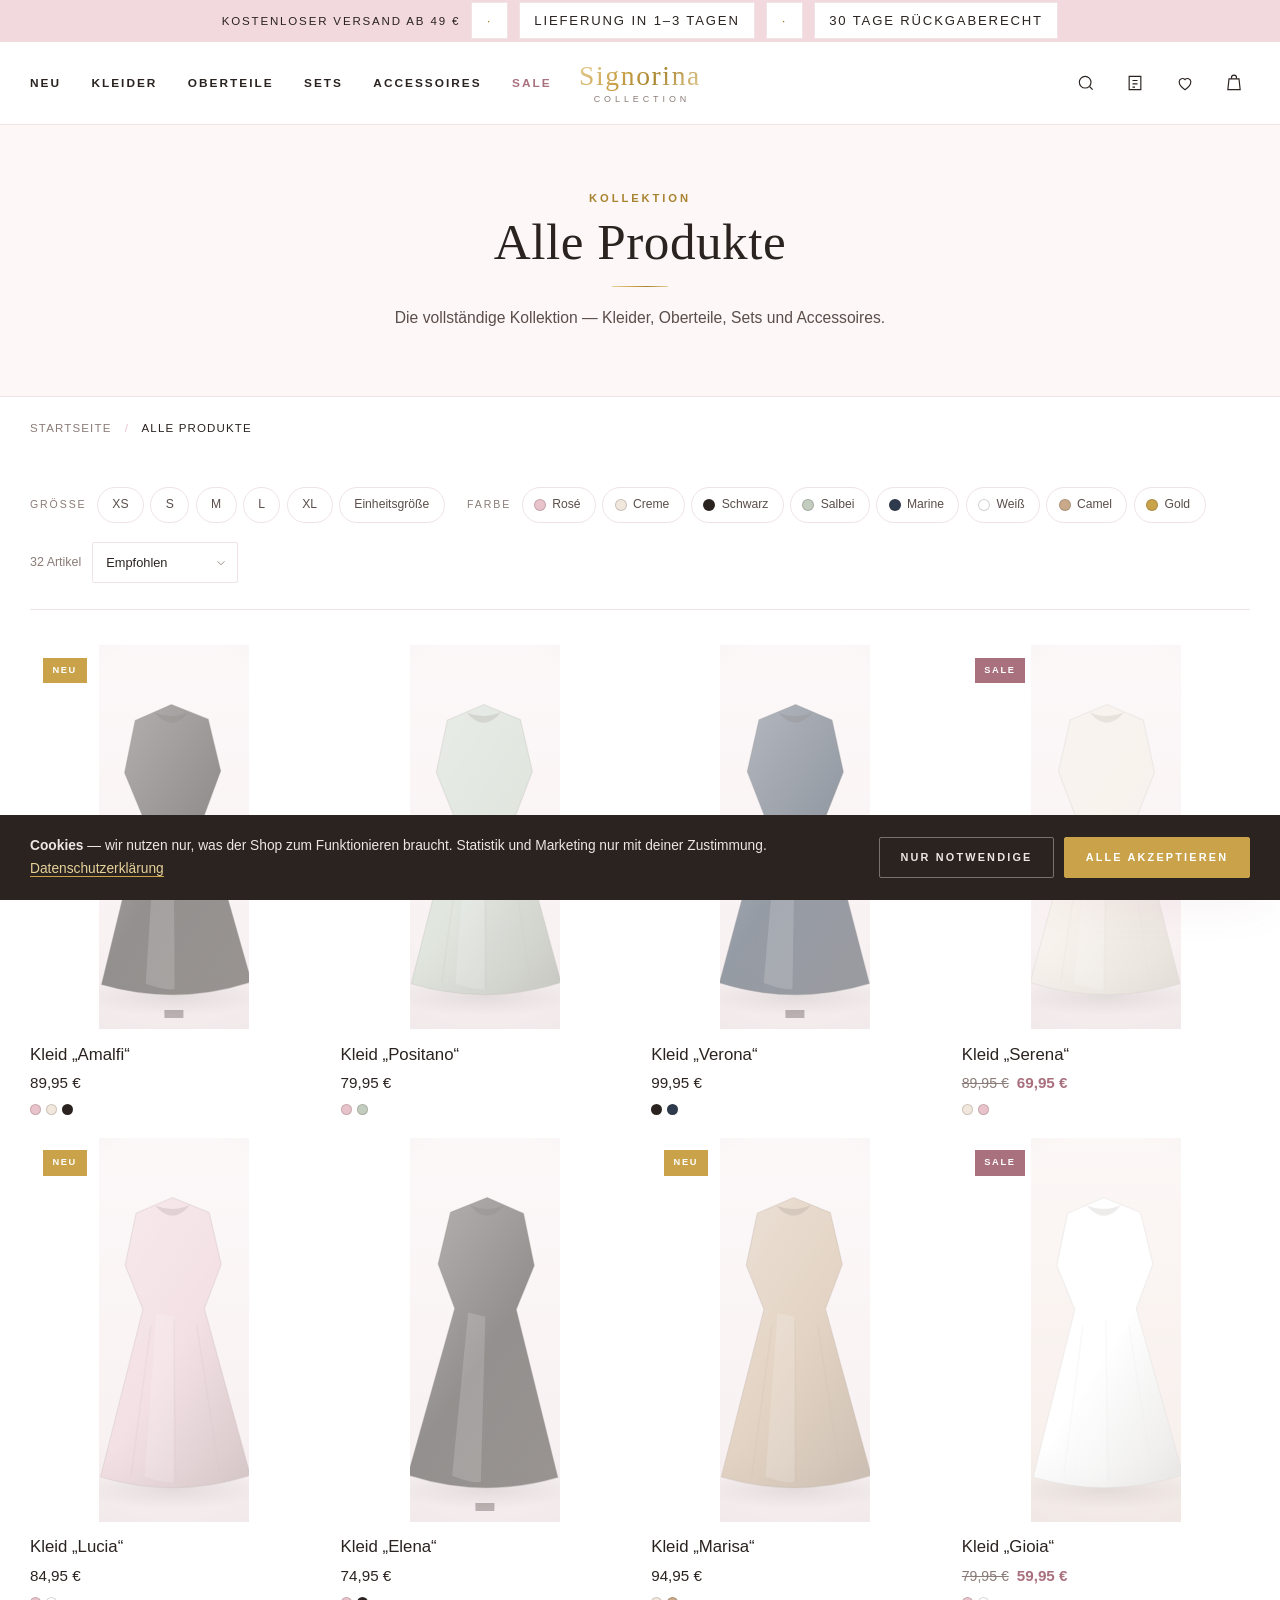
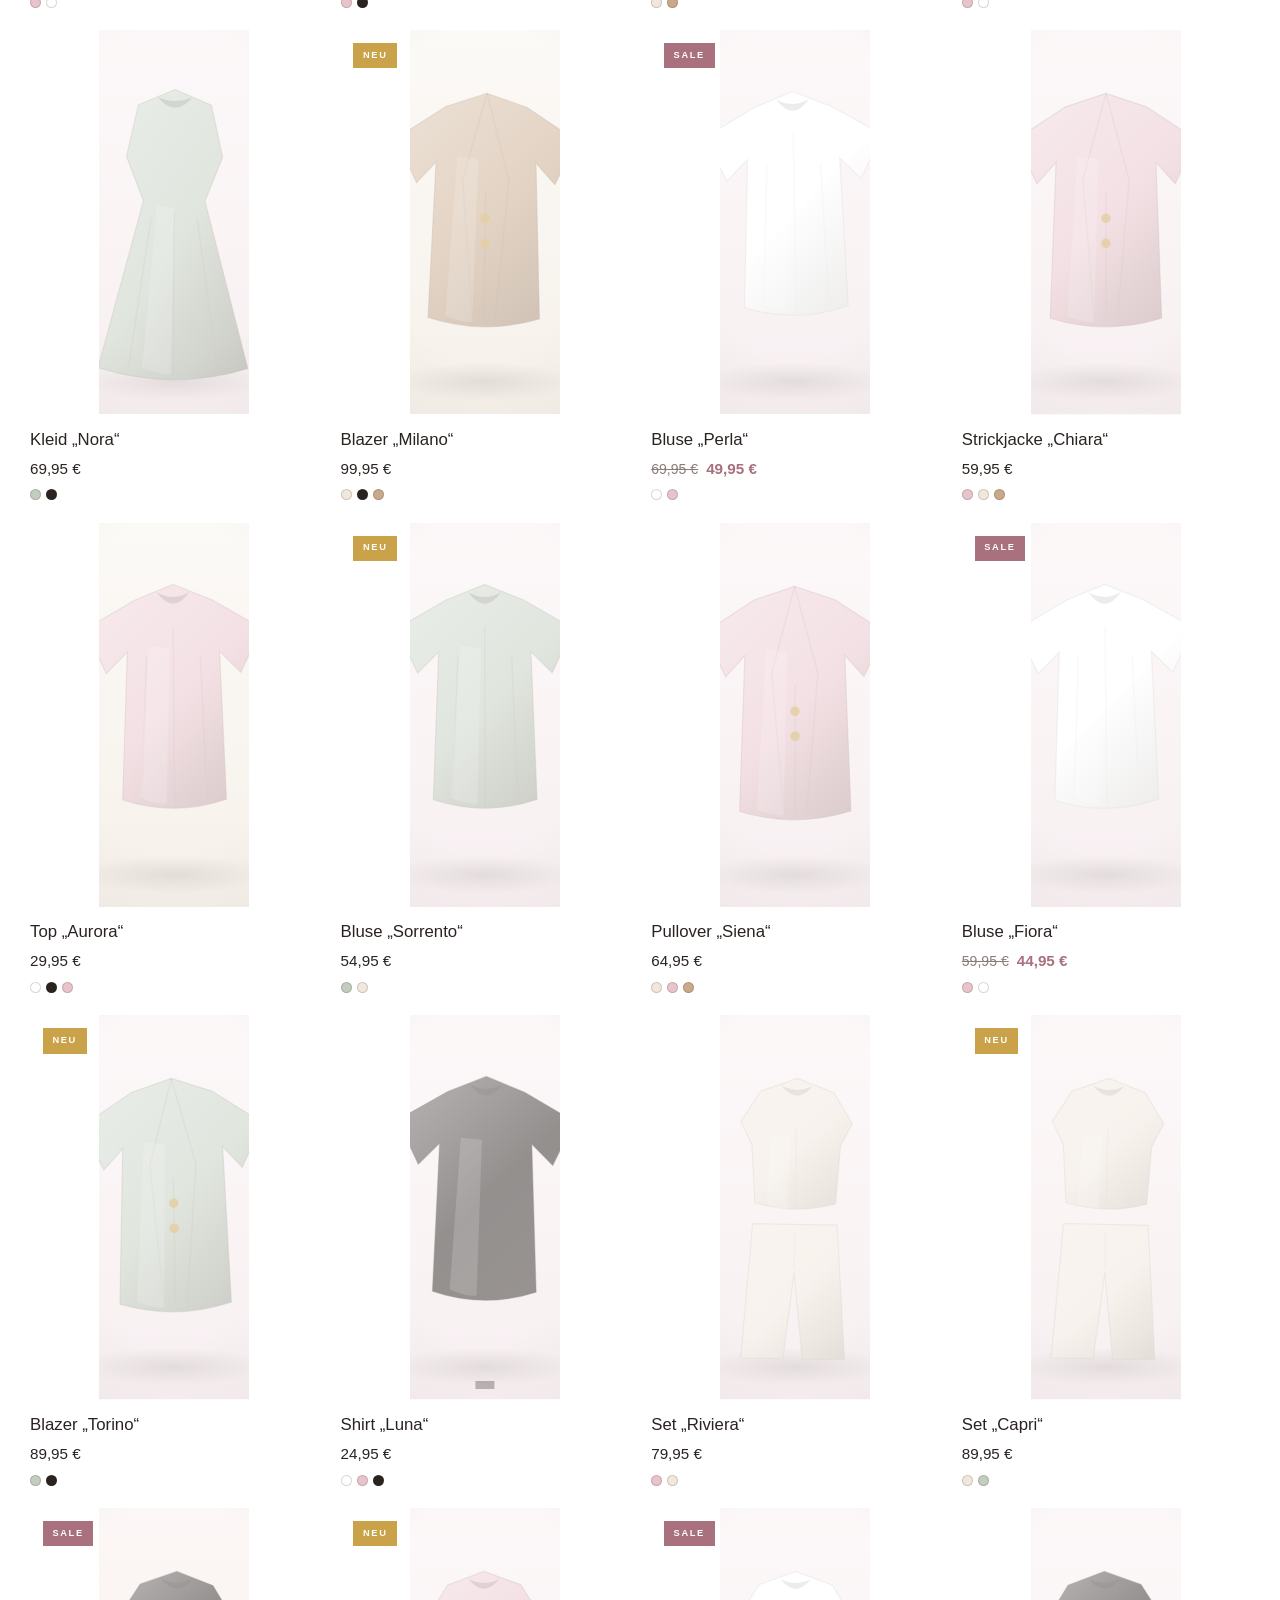
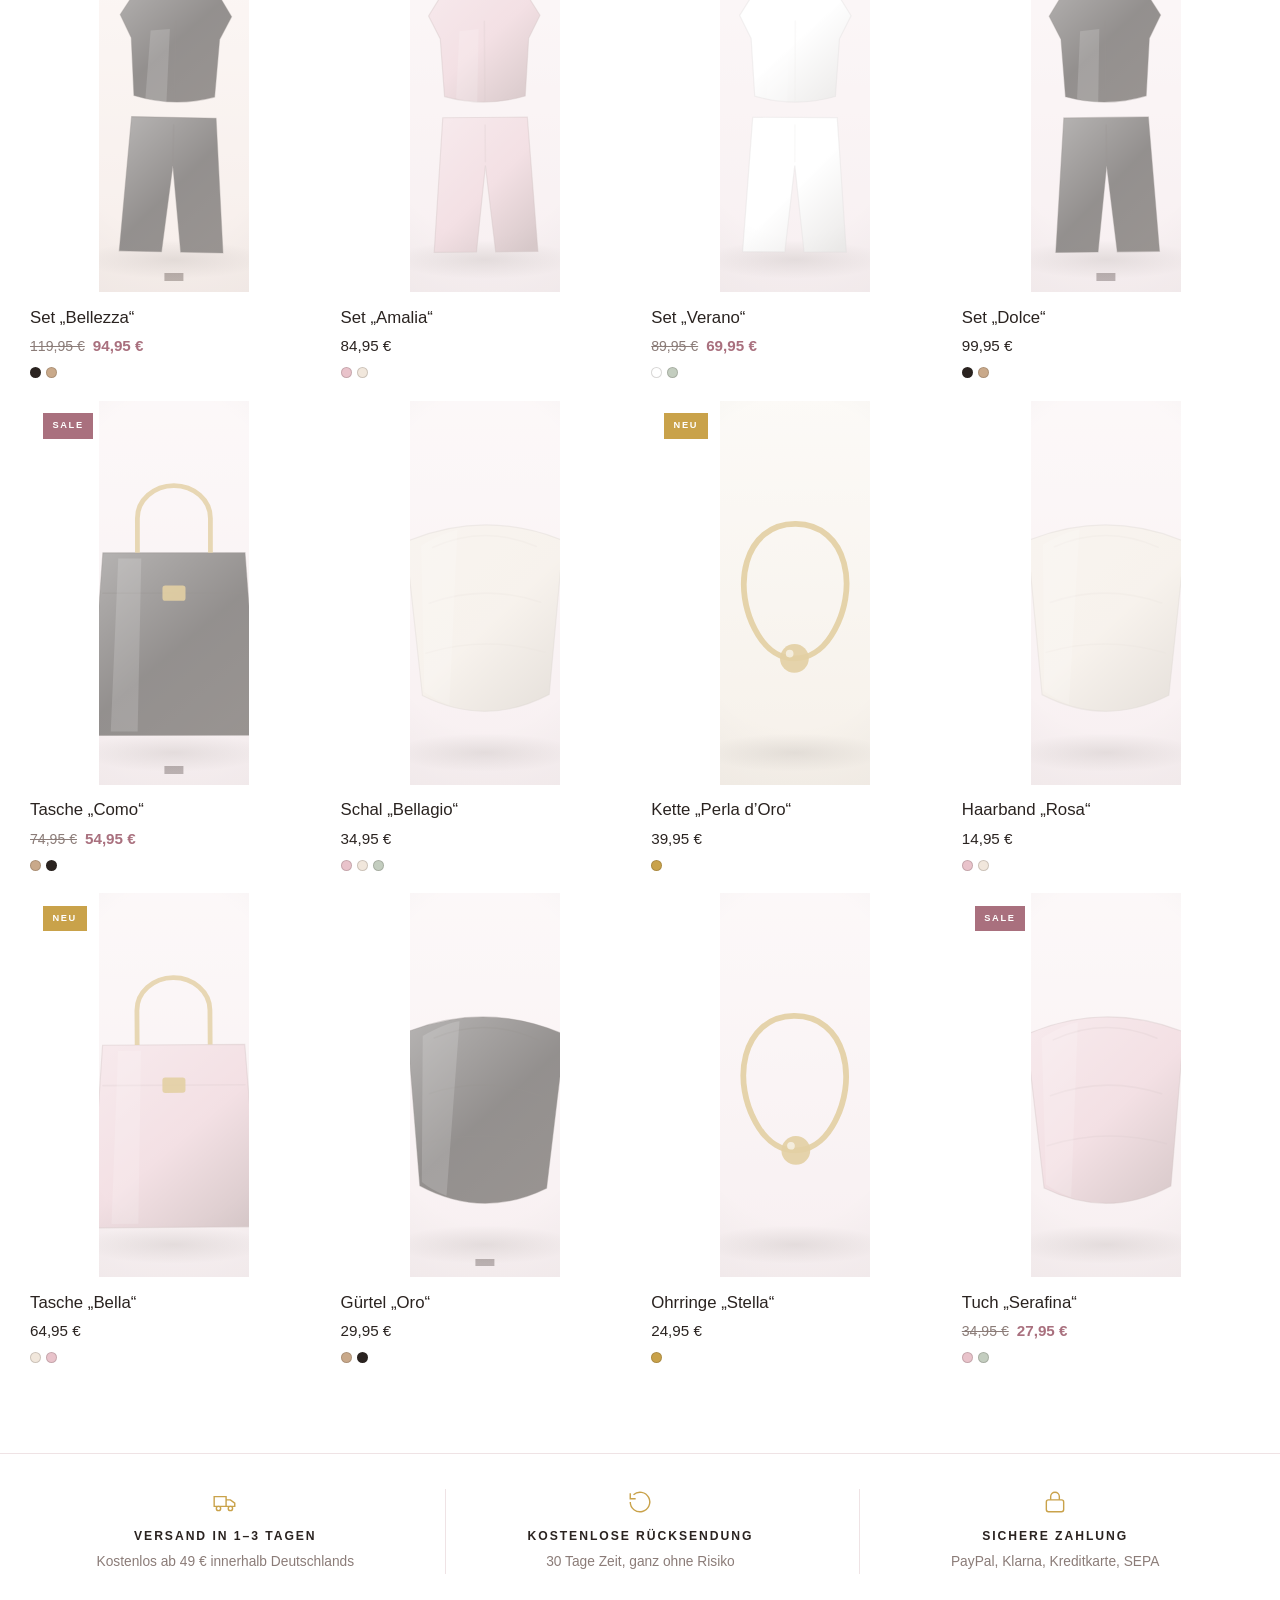
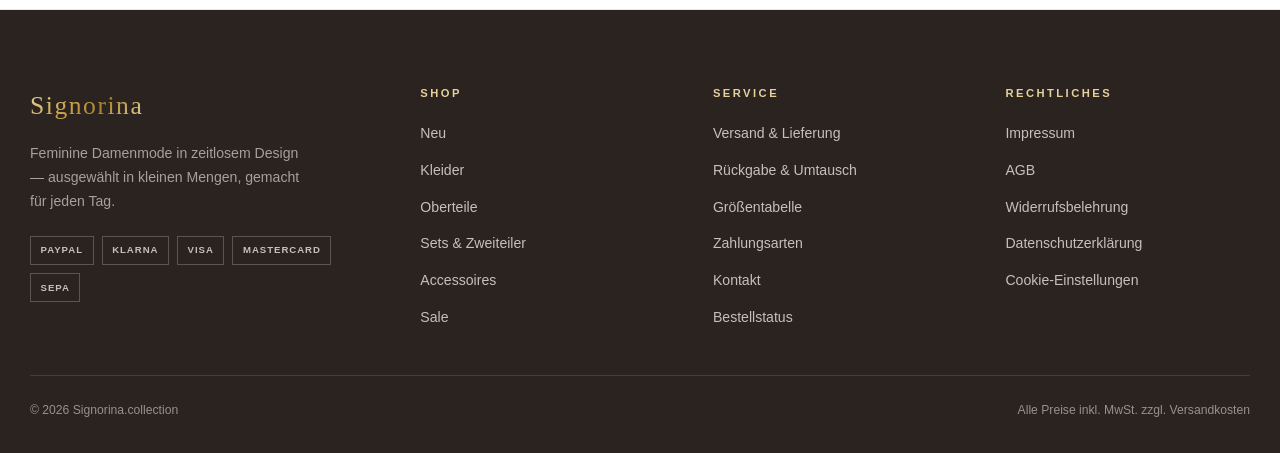
<file: kategorie.html>
<!doctype html>
<html lang="de">
<head>
<meta charset="utf-8">
<meta name="viewport" content="width=device-width, initial-scale=1">
<title>Kollektion — Signorina.collection</title>
<meta name="description" content="Kleider, Oberteile, Sets und Accessoires von Signorina.collection — feminine Damenmode in Rosé und Gold.">
<meta name="robots" content="noindex, nofollow">
<meta name="theme-color" content="#F9EAEC">
<link rel="icon" href="data:image/svg+xml,%3Csvg xmlns='http://www.w3.org/2000/svg' viewBox='0 0 64 64'%3E%3Crect width='64' height='64' rx='14' fill='%23F9EAEC'/%3E%3Ctext x='32' y='45' font-family='Georgia,serif' font-size='38' fill='%23C9A24A' text-anchor='middle'%3ES%3C/text%3E%3C/svg%3E">
<link rel="stylesheet" href="assets/style.css?v=9">
</head>

<body>

<div id="site-header"></div>

<main>

  <!-- ===== Kategoriekopf ===== -->
  <section class="cat-head">
    <div class="wrap">
      <p class="eyebrow">Kollektion</p>
      <h1 id="cat-title" style="font-size:clamp(2.1rem,4vw,3.2rem);margin-top:.4rem">&nbsp;</h1>
      <hr class="rule">
      <p class="desc" id="cat-desc">&nbsp;</p>
    </div>
  </section>

  <div class="wrap">

    <!-- ===== Brotkrumen ===== -->
    <nav class="crumbs" aria-label="Brotkrumen">
      <a href="index.html">Startseite</a>
      <span class="sep">/</span>
      <span aria-current="page" id="crumb-cat">Kollektion</span>
    </nav>

    <!-- ===== Filter + Sortierung ===== -->
    <div class="toolbar">
      <div class="filters">
        <div class="filter-group" id="filter-size">
          <label>Größe</label>
          <!-- wird gefüllt -->
        </div>
        <div class="filter-group" id="filter-color">
          <label>Farbe</label>
          <!-- wird gefüllt -->
        </div>
        <button class="chip" id="reset" hidden>Filter zurücksetzen ×</button>
      </div>

      <div class="sortbar">
        <span class="count" id="count">&nbsp;</span>
        <label for="sort" class="visually-hidden">Sortieren nach</label>
        <select id="sort">
          <option value="empfohlen">Empfohlen</option>
          <option value="neu">Neuheiten zuerst</option>
          <option value="preis-auf">Preis aufsteigend</option>
          <option value="preis-ab">Preis absteigend</option>
          <option value="bewertung">Beste Bewertung</option>
        </select>
      </div>
    </div>

    <!-- ===== Produktraster ===== -->
    <div class="grid-products" id="grid" style="margin-bottom:clamp(3.6rem,7vw,6rem)"></div>

  </div>

  <!-- ===== Vorteilsleiste ===== -->
  <section class="usp" style="border-top:1px solid var(--line)">
    <div class="wrap usp-grid">
      <div class="usp-item">
        <svg viewBox="0 0 24 24"><path d="M2 7h11v9H2zM13 10h4l4 3v3h-8z"/><circle cx="6" cy="18" r="2"/><circle cx="17" cy="18" r="2"/></svg>
        <strong>Versand in 1–3 Tagen</strong>
        <span>Kostenlos ab 49&nbsp;€ innerhalb Deutschlands</span>
      </div>
      <div class="usp-item">
        <svg viewBox="0 0 24 24"><path d="M3 12a9 9 0 1 0 3-6.7"/><path d="M3 4v5h5"/></svg>
        <strong>Kostenlose Rücksendung</strong>
        <span>30 Tage Zeit, ganz ohne Risiko</span>
      </div>
      <div class="usp-item">
        <svg viewBox="0 0 24 24"><rect x="4" y="10" width="16" height="11" rx="2"/><path d="M8 10V7a4 4 0 0 1 8 0v3"/></svg>
        <strong>Sichere Zahlung</strong>
        <span>PayPal, Klarna, Kreditkarte, SEPA</span>
      </div>
    </div>
  </section>

</main>

<div id="site-footer"></div>

<script src="assets/art.js?v=9"></script>
<script src="assets/shop.js?v=9"></script>
<script>
(function () {
  var catKey = Shop.param('c') || 'alle';
  var meta = Shop.CATEGORIES[catKey] || {
    title: 'Alle Produkte',
    desc: 'Die vollständige Kollektion — Kleider, Oberteile, Sets und Accessoires.'
  };

  Shop.mountChrome({ active: catKey });

  document.title = meta.title + ' — Signorina.collection';
  document.getElementById('cat-title').textContent = meta.title;
  document.getElementById('cat-desc').textContent = meta.desc;
  document.getElementById('crumb-cat').textContent = meta.title;

  var base = Shop.byCategory(catKey);

  /* ---------- Filterwerte aus dem tatsächlichen Bestand ---------- */
  var sizes = [];
  var colors = [];
  base.forEach(function (p) {
    p.sizes.forEach(function (s) { if (sizes.indexOf(s) === -1) sizes.push(s); });
    p.colors.forEach(function (c) { if (colors.indexOf(c) === -1) colors.push(c); });
  });
  var ORDER = ['XS', 'S', 'M', 'L', 'XL', 'Einheitsgröße'];
  sizes.sort(function (a, b) { return ORDER.indexOf(a) - ORDER.indexOf(b); });

  var activeSizes = [];
  var activeColors = [];

  var sizeBox = document.getElementById('filter-size');
  var colorBox = document.getElementById('filter-color');

  sizes.forEach(function (s) {
    var b = document.createElement('button');
    b.className = 'chip';
    b.type = 'button';
    b.textContent = s;
    b.setAttribute('aria-pressed', 'false');
    b.addEventListener('click', function () { toggle(activeSizes, s, b); });
    sizeBox.appendChild(b);
  });

  colors.forEach(function (c) {
    var b = document.createElement('button');
    b.className = 'chip swatch';
    b.type = 'button';
    b.innerHTML = '<i style="background:' + (Shop.COLORS[c] || '#ccc') + '"></i>' + c;
    b.setAttribute('aria-pressed', 'false');
    b.addEventListener('click', function () { toggle(activeColors, c, b); });
    colorBox.appendChild(b);
  });

  if (!sizes.length) sizeBox.hidden = true;
  if (!colors.length) colorBox.hidden = true;

  function toggle(list, value, button) {
    var i = list.indexOf(value);
    if (i === -1) { list.push(value); button.setAttribute('aria-pressed', 'true'); }
    else { list.splice(i, 1); button.setAttribute('aria-pressed', 'false'); }
    render();
  }

  /* ---------- Zurücksetzen ---------- */
  var resetBtn = document.getElementById('reset');
  resetBtn.addEventListener('click', function () {
    activeSizes.length = 0;
    activeColors.length = 0;
    Array.prototype.forEach.call(
      document.querySelectorAll('.filters .chip[aria-pressed]'),
      function (b) { b.setAttribute('aria-pressed', 'false'); }
    );
    render();
  });

  /* ---------- Sortierung ---------- */
  var sortSel = document.getElementById('sort');
  sortSel.addEventListener('change', render);

  function sortList(list) {
    var mode = sortSel.value;
    if (mode === 'preis-auf')  return list.sort(function (a, b) { return a.price - b.price; });
    if (mode === 'preis-ab')   return list.sort(function (a, b) { return b.price - a.price; });
    if (mode === 'bewertung')  return list.sort(function (a, b) { return b.rating - a.rating; });
    if (mode === 'neu')        return list.sort(function (a, b) {
      return (b.badge === 'neu' ? 1 : 0) - (a.badge === 'neu' ? 1 : 0);
    });
    return list; // "Empfohlen" = Reihenfolge im Katalog
  }

  /* ---------- Rendern ---------- */
  function render() {
    var list = base.filter(function (p) {
      // Größe: verfügbar heißt geführt UND nicht ausverkauft
      var sizeOk = !activeSizes.length || activeSizes.some(function (s) {
        return p.sizes.indexOf(s) !== -1 && p.soldOut.indexOf(s) === -1;
      });
      var colorOk = !activeColors.length || activeColors.some(function (c) {
        return p.colors.indexOf(c) !== -1;
      });
      return sizeOk && colorOk;
    });

    list = sortList(list.slice());

    var grid = document.getElementById('grid');
    grid.innerHTML = list.length
      ? list.map(Shop.card).join('')
      : '<p class="empty">Zu dieser Auswahl haben wir gerade nichts vorrätig.<br>' +
        'Bitte einen Filter entfernen oder in einer anderen Kategorie stöbern.</p>';

    document.getElementById('count').textContent =
      list.length + (list.length === 1 ? ' Artikel' : ' Artikel');

    resetBtn.hidden = !(activeSizes.length || activeColors.length);
    Shop.refreshBadges();
  }

  render();
})();
</script>

</body>
</html>
</file>
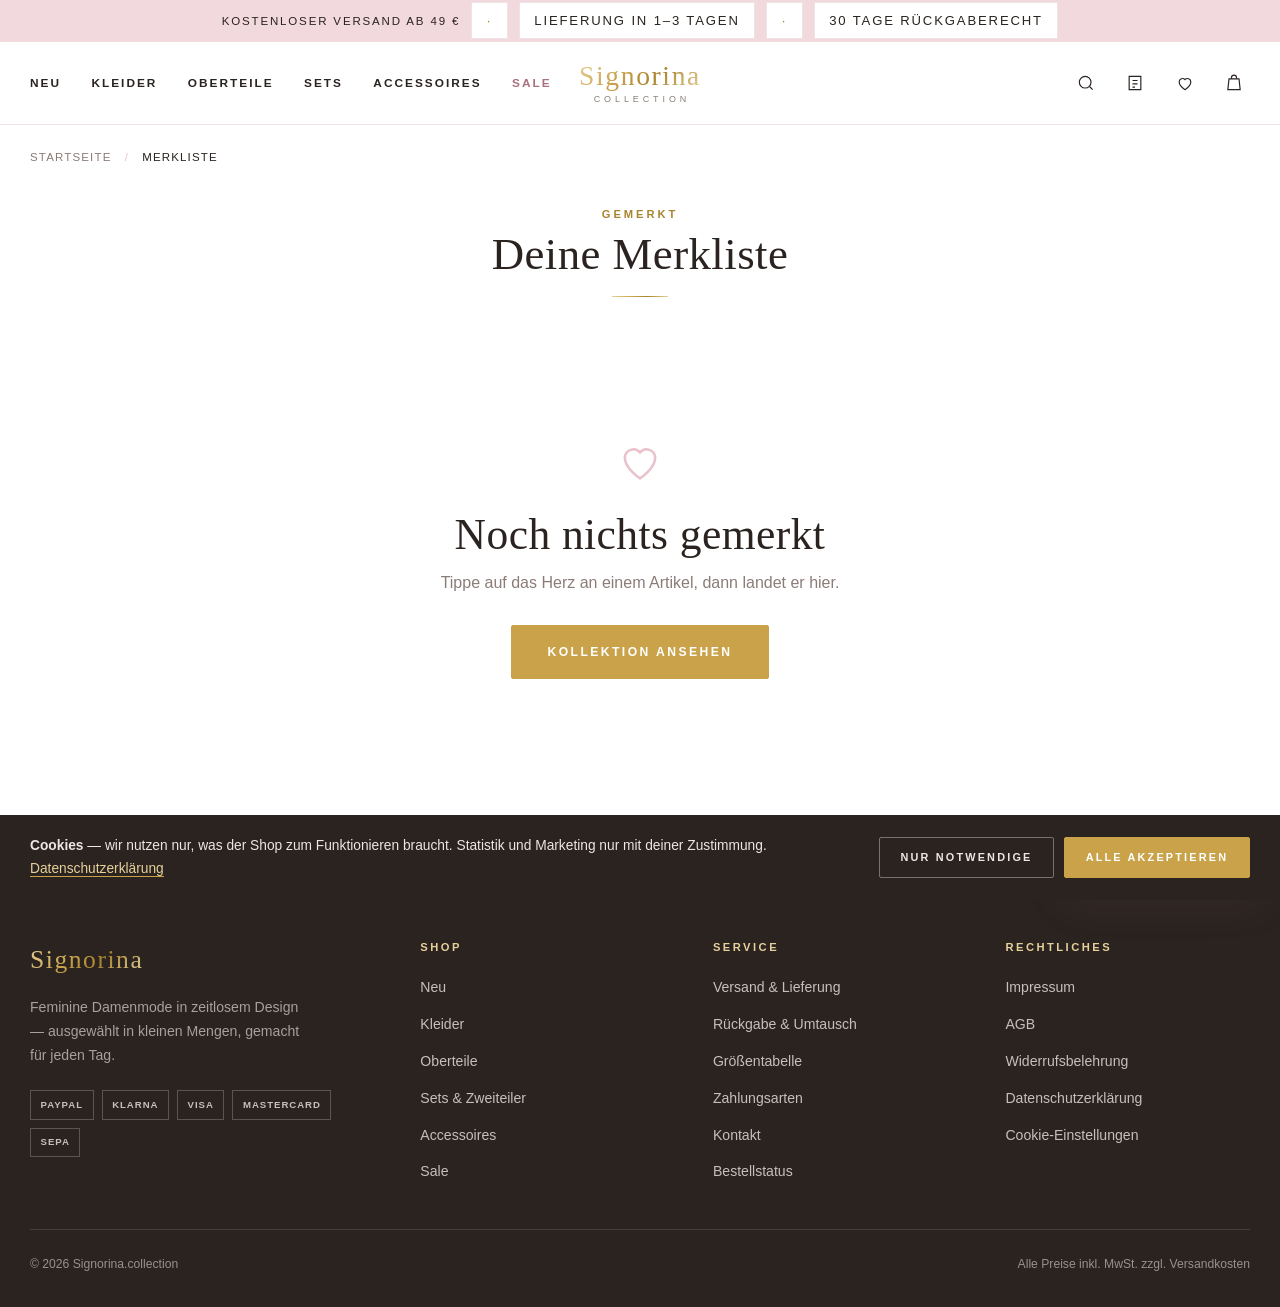
<file: merkliste.html>
<!doctype html>
<html lang="de">
<head>
<meta charset="utf-8">
<meta name="viewport" content="width=device-width, initial-scale=1">
<title>Merkliste — Signorina.collection</title>
<meta name="description" content="Deine gemerkten Lieblingsstücke bei Signorina.collection.">
<meta name="robots" content="noindex, nofollow">
<meta name="theme-color" content="#F9EAEC">
<link rel="icon" href="data:image/svg+xml,%3Csvg xmlns='http://www.w3.org/2000/svg' viewBox='0 0 64 64'%3E%3Crect width='64' height='64' rx='14' fill='%23F9EAEC'/%3E%3Ctext x='32' y='45' font-family='Georgia,serif' font-size='38' fill='%23C9A24A' text-anchor='middle'%3ES%3C/text%3E%3C/svg%3E">
<link rel="stylesheet" href="assets/style.css?v=9">
</head>

<body>

<div id="site-header"></div>

<main>
  <div class="wrap">
    <nav class="crumbs" aria-label="Brotkrumen">
      <a href="index.html">Startseite</a>
      <span class="sep">/</span>
      <span aria-current="page">Merkliste</span>
    </nav>

    <div style="text-align:center;margin:1rem 0 2.6rem">
      <p class="eyebrow">Gemerkt</p>
      <h1 style="font-size:clamp(1.9rem,4vw,2.8rem);margin-top:.4rem">Deine Merkliste</h1>
      <hr class="rule">
      <p style="color:var(--muted)" id="wish-note"></p>
    </div>

    <div id="wish-root" style="margin-bottom:clamp(3.5rem,7vw,6rem)"></div>
  </div>
</main>

<div id="site-footer"></div>

<script src="assets/art.js?v=9"></script>
<script src="assets/shop.js?v=9"></script>
<script>
Shop.mountChrome({ active: null });

var root = document.getElementById('wish-root');
var note = document.getElementById('wish-note');

function render() {
  var ids = Shop.wishIds();
  var items = ids.map(Shop.get).filter(Boolean);

  if (!items.length) {
    note.textContent = '';
    root.innerHTML =
      '<div class="empty-state">' +
        '<svg viewBox="0 0 24 24"><path d="M12 20s-7-4.5-7-9.5A4 4 0 0 1 12 8a4 4 0 0 1 7 2.5C19 15.5 12 20 12 20Z"/></svg>' +
        '<h2>Noch nichts gemerkt</h2>' +
        '<p>Tippe auf das Herz an einem Artikel, dann landet er hier.</p>' +
        '<a href="kategorie.html?c=neu" class="btn btn-gold">Kollektion ansehen</a>' +
      '</div>';
    return;
  }

  note.textContent = items.length === 1
    ? 'Ein Stück gemerkt.'
    : items.length + ' Stücke gemerkt.';

  root.innerHTML = '<div class="grid-products">' + items.map(Shop.card).join('') + '</div>';
  Shop.refreshBadges();
}

// Nach jedem Herz-Klick neu aufbauen, damit entfernte Stücke verschwinden
document.addEventListener('click', function (e) {
  if (e.target.closest('[data-wish]')) setTimeout(render, 0);
});

render();
</script>

</body>
</html>
</file>
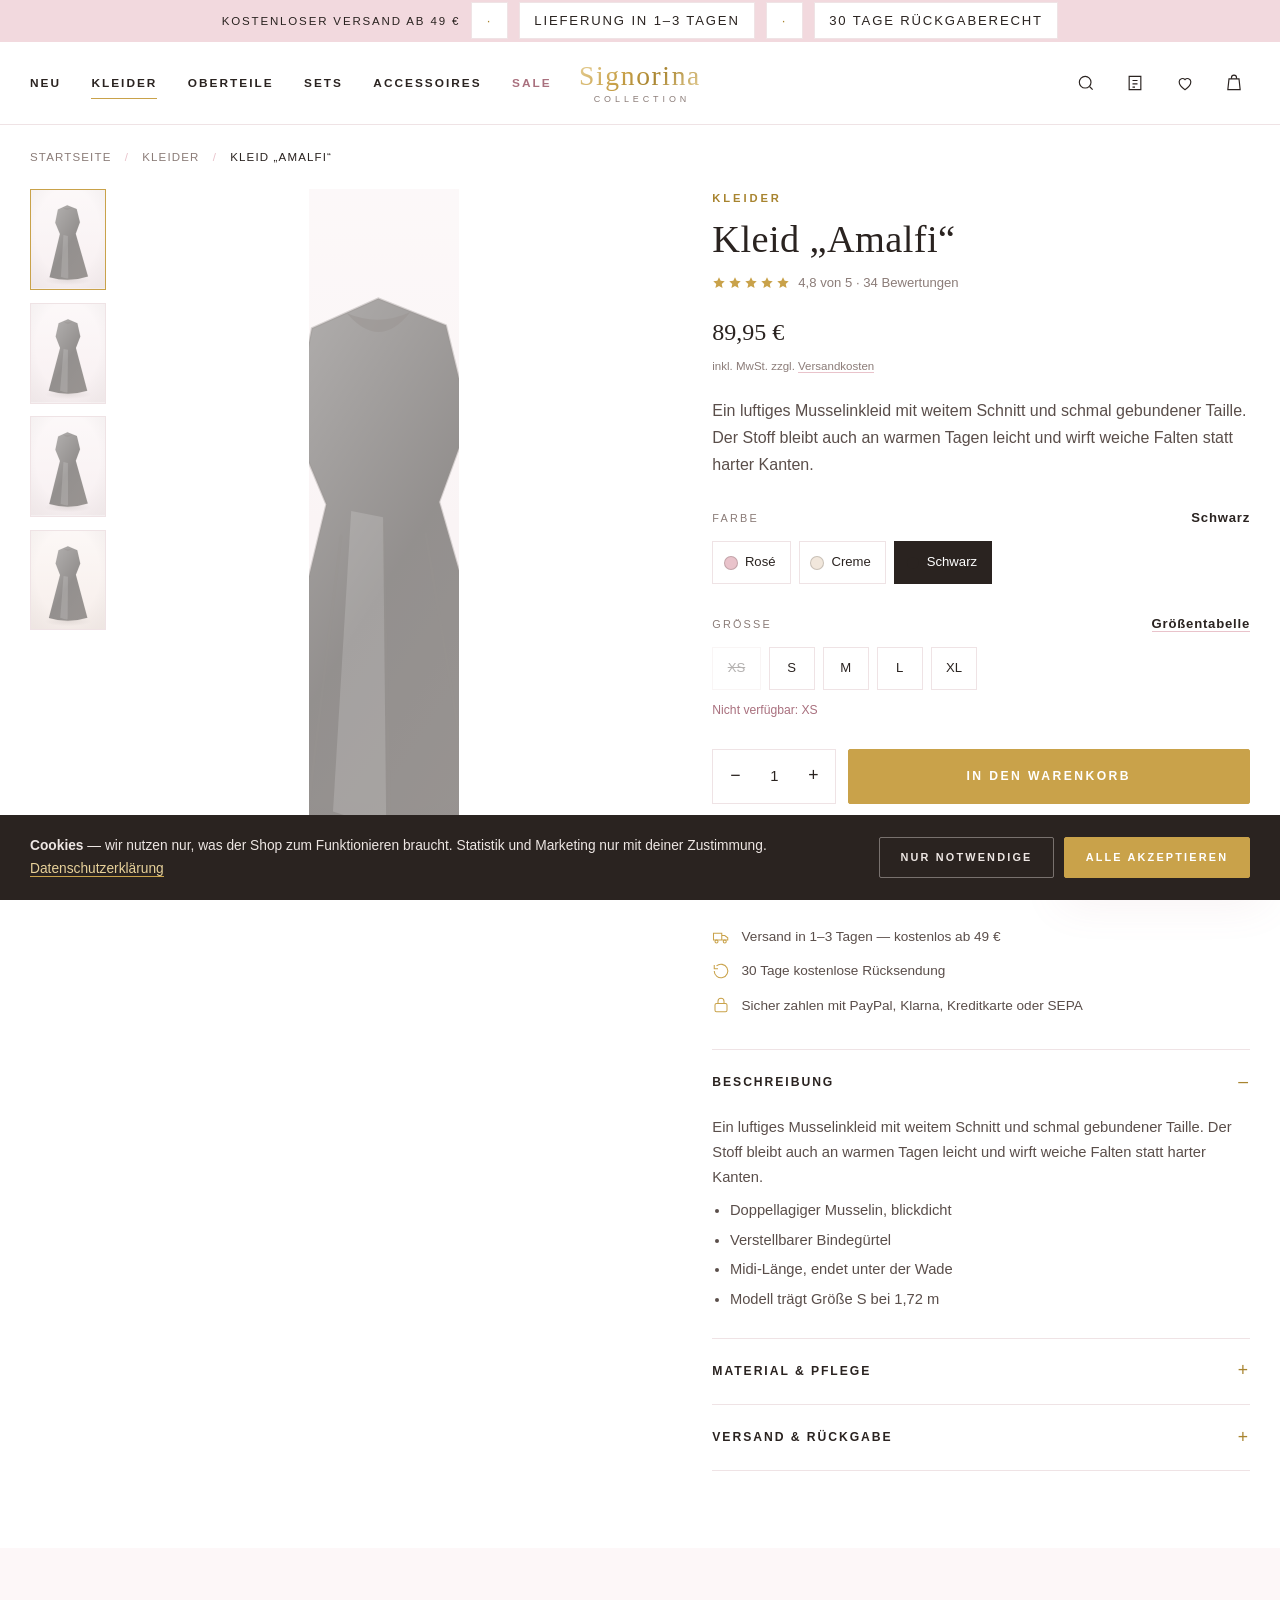
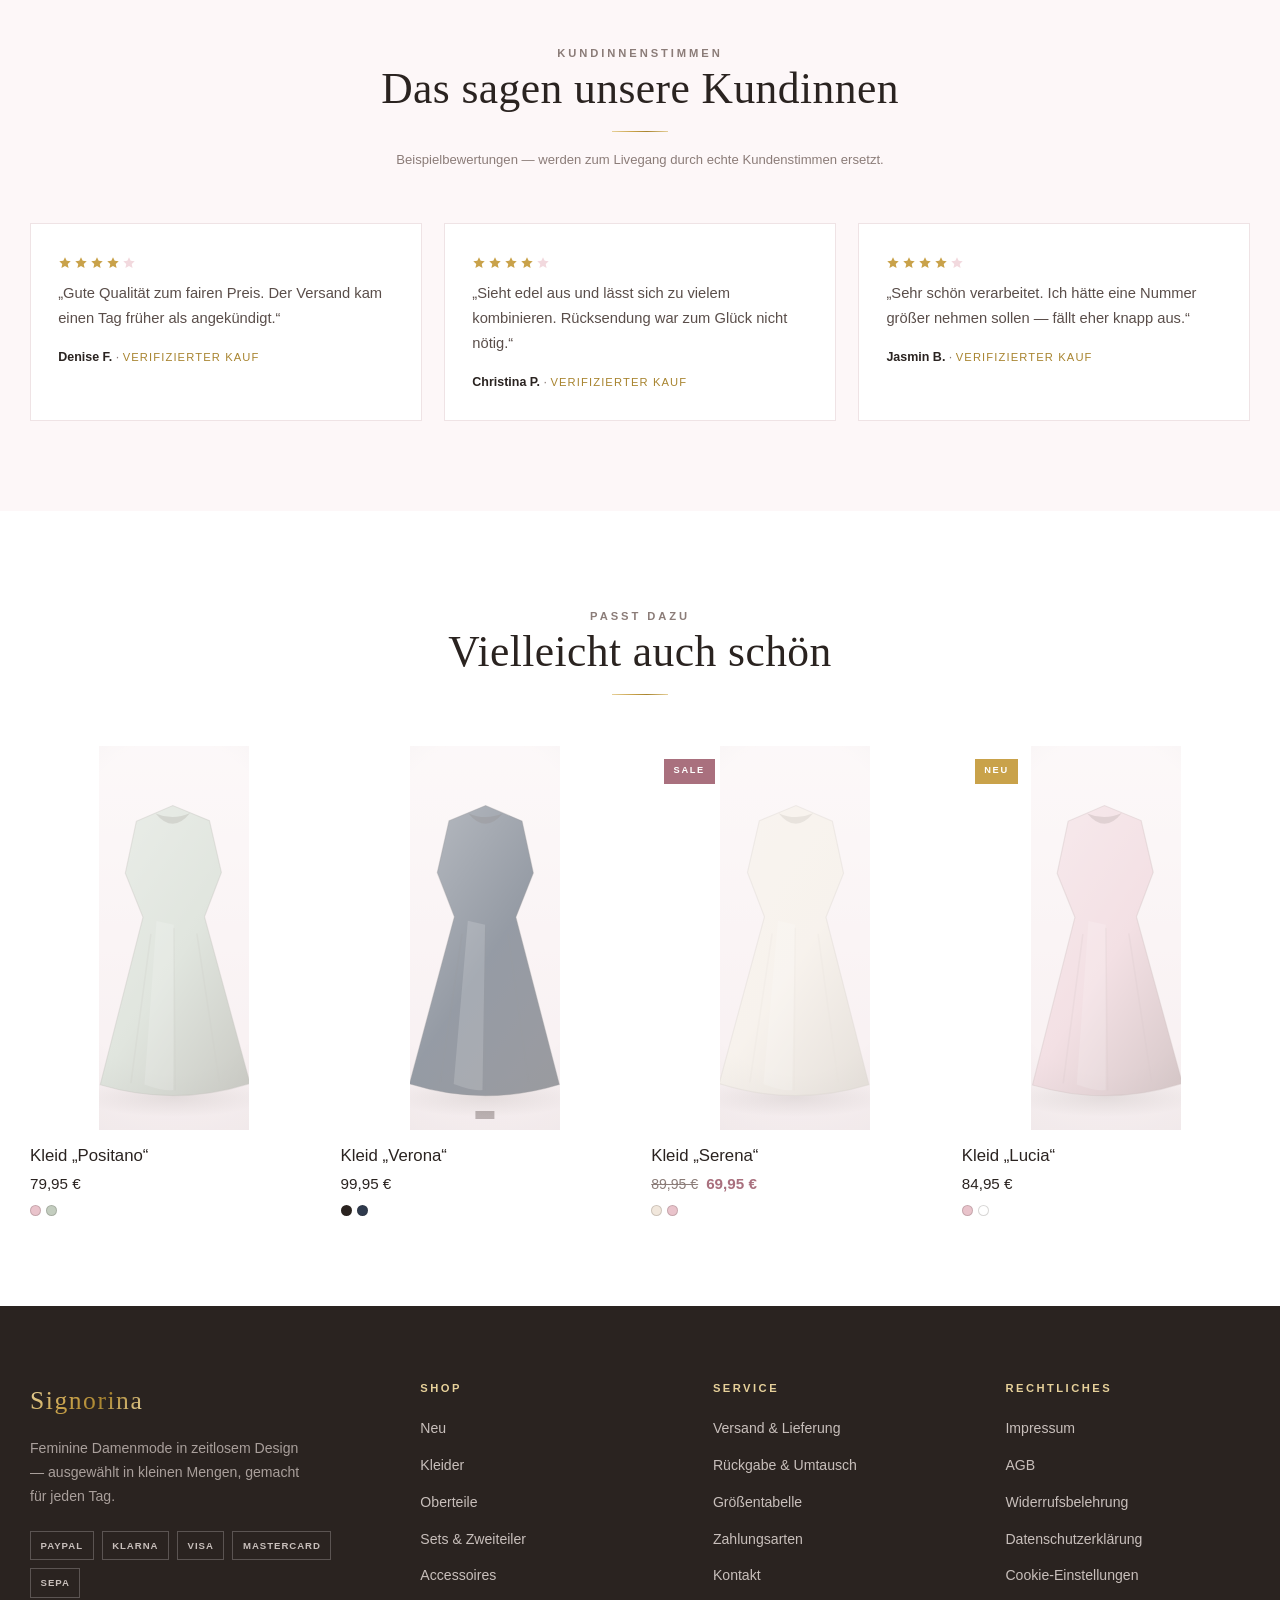
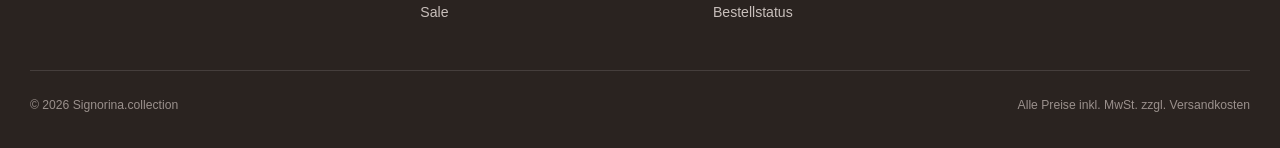
<file: produkt.html>
<!doctype html>
<html lang="de">
<head>
<meta charset="utf-8">
<meta name="viewport" content="width=device-width, initial-scale=1">
<title>Produkt — Signorina.collection</title>
<meta name="description" content="Produktdetails bei Signorina.collection — feminine Damenmode in Rosé und Gold. Versand in 1–3 Tagen, kostenlose Rücksendung.">
<meta name="robots" content="noindex, nofollow">
<meta name="theme-color" content="#F9EAEC">
<link rel="icon" href="data:image/svg+xml,%3Csvg xmlns='http://www.w3.org/2000/svg' viewBox='0 0 64 64'%3E%3Crect width='64' height='64' rx='14' fill='%23F9EAEC'/%3E%3Ctext x='32' y='45' font-family='Georgia,serif' font-size='38' fill='%23C9A24A' text-anchor='middle'%3ES%3C/text%3E%3C/svg%3E">
<link rel="stylesheet" href="assets/style.css?v=9">
</head>

<body>

<div id="site-header"></div>

<main>
  <div class="wrap">

    <!-- ===== Brotkrumen ===== -->
    <nav class="crumbs" aria-label="Brotkrumen">
      <a href="index.html">Startseite</a>
      <span class="sep">/</span>
      <a href="#" id="crumb-cat-link">Kollektion</a>
      <span class="sep">/</span>
      <span aria-current="page" id="crumb-name">Produkt</span>
    </nav>

    <!-- ===== Produkt ===== -->
    <div class="pdp" style="margin-bottom:clamp(3rem,6vw,5rem)">

      <!-- Bilder -->
      <div class="gallery">
        <div class="thumbs" id="thumbs"></div>
        <div class="gallery-main" id="gallery-main"></div>
      </div>

      <!-- Angaben -->
      <div class="pdp-info">
        <p class="eyebrow" id="pdp-cat">&nbsp;</p>
        <h1 class="title" id="pdp-name">&nbsp;</h1>

        <div class="rating" id="pdp-rating"></div>

        <p class="pdp-price" id="pdp-price"></p>
        <p class="tax-note">inkl. MwSt. zzgl. <a href="#" style="border-bottom:1px solid var(--rose-300)">Versandkosten</a></p>

        <p class="pdp-desc" id="pdp-desc"></p>

        <!-- Farbe -->
        <div class="opt-block" id="block-color">
          <div class="opt-label"><span>Farbe</span><b id="chosen-color"></b></div>
          <div class="opts" id="opts-color"></div>
        </div>

        <!-- Größe -->
        <div class="opt-block" id="block-size">
          <div class="opt-label">
            <span>Größe</span>
            <b><a href="#" style="border-bottom:1px solid var(--rose-300)">Größentabelle</a></b>
          </div>
          <div class="opts" id="opts-size"></div>
          <p id="size-hint" style="font-size:.76rem;color:var(--rose-700);margin-top:.6rem"></p>
        </div>

        <!-- Menge + Warenkorb -->
        <div class="buy-row">
          <div class="qty">
            <button type="button" id="qty-minus" aria-label="Menge verringern">−</button>
            <output id="qty" aria-live="polite">1</output>
            <button type="button" id="qty-plus" aria-label="Menge erhöhen">+</button>
          </div>
          <button class="btn btn-gold" id="add">In den Warenkorb</button>
          <button class="btn btn-ghost-light" type="button" id="wish-pdp">Merken</button>
        </div>

        <!-- Kurzvorteile -->
        <div class="pdp-usp">
          <div>
            <svg viewBox="0 0 24 24"><path d="M2 7h11v9H2zM13 10h4l4 3v3h-8z"/><circle cx="6" cy="18" r="2"/><circle cx="17" cy="18" r="2"/></svg>
            <span>Versand in 1–3 Tagen — kostenlos ab 49&nbsp;€</span>
          </div>
          <div>
            <svg viewBox="0 0 24 24"><path d="M3 12a9 9 0 1 0 3-6.7"/><path d="M3 4v5h5"/></svg>
            <span>30 Tage kostenlose Rücksendung</span>
          </div>
          <div>
            <svg viewBox="0 0 24 24"><rect x="4" y="10" width="16" height="11" rx="2"/><path d="M8 10V7a4 4 0 0 1 8 0v3"/></svg>
            <span>Sicher zahlen mit PayPal, Klarna, Kreditkarte oder SEPA</span>
          </div>
        </div>

        <!-- Akkordeon -->
        <div class="acc">
          <details open>
            <summary>Beschreibung</summary>
            <div class="acc-body" id="acc-desc"></div>
          </details>
          <details>
            <summary>Material &amp; Pflege</summary>
            <div class="acc-body" id="acc-material"></div>
          </details>
          <details>
            <summary>Versand &amp; Rückgabe</summary>
            <div class="acc-body">
              <p>Wir versenden mit DHL innerhalb von 1–3 Werktagen. Ab einem Bestellwert
                 von 49&nbsp;€ ist der Versand innerhalb Deutschlands kostenlos, darunter
                 fallen 4,95&nbsp;€ an.</p>
              <ul>
                <li>Lieferung nach Österreich und in die Schweiz: 3–5 Werktage</li>
                <li>30 Tage Rückgaberecht ab Erhalt der Ware</li>
                <li>Rücksendeetikett liegt jedem Paket bei</li>
              </ul>
            </div>
          </details>
        </div>

      </div>
    </div>
  </div>

  <!-- ===== Bewertungen ===== -->
  <section class="section reviews">
    <div class="wrap">
      <div class="section-head">
        <p class="eyebrow">Kundinnenstimmen</p>
        <h2 id="rev-heading">Das sagen unsere Kundinnen</h2>
        <hr class="rule">
        <p style="font-size:.82rem">Beispielbewertungen — werden zum Livegang durch echte Kundenstimmen ersetzt.</p>
      </div>
      <div class="review-grid" id="reviews"></div>
    </div>
  </section>

  <!-- ===== Passt dazu ===== -->
  <section class="section">
    <div class="wrap">
      <div class="section-head">
        <p class="eyebrow">Passt dazu</p>
        <h2>Vielleicht auch schön</h2>
        <hr class="rule">
      </div>
      <div class="grid-products" id="related"></div>
    </div>
  </section>

</main>

<div id="site-footer"></div>

<script src="assets/art.js?v=9"></script>
<script src="assets/shop.js?v=9"></script>
<script>
(function () {
  var product = Shop.get(Shop.param('id')) || Shop.PRODUCTS[0];
  var cat = Shop.CATEGORIES[product.cat];

  Shop.mountChrome({ active: product.cat });

  document.title = product.name + ' — Signorina.collection';

  /* ---------- Brotkrumen ---------- */
  var catLink = document.getElementById('crumb-cat-link');
  catLink.textContent = cat.title;
  catLink.href = 'kategorie.html?c=' + product.cat;
  document.getElementById('crumb-name').textContent = product.name;

  /* ---------- Bilder (Platzhalter, bis Fotos vorliegen) ---------- */
  var icon = Shop.iconOf(product);
  var VIEWS = ['Vorderansicht', 'Rückansicht', 'Detail', 'Getragen'];

  // Die Bildflächen tragen den Ton der gewählten Farbe, solange Fotos fehlen
  function currentView() {
    var pressed = document.querySelector('.thumb[aria-pressed="true"]');
    return pressed ? pressed.dataset.view : VIEWS[0];
  }

  function paintGallery() {
    var hex = Shop.COLORS[chosenColor] || '#E9C3CB';
    document.getElementById('gallery-main').innerHTML =
      '<div class="ph ph-art">' +
      Art.forProduct(product, chosenColor, hex, currentView()) + '</div>';

    Array.prototype.forEach.call(document.querySelectorAll('.thumb'), function (b) {
      b.innerHTML = '<div class="ph ph-art">' +
        Art.forProduct(product, chosenColor, hex, b.dataset.view) + '</div>';
    });
  }

  document.getElementById('thumbs').innerHTML = VIEWS.map(function (v, i) {
    return '<button class="thumb" type="button" aria-pressed="' + (i === 0) + '" data-view="' + v + '"></button>';
  }).join('');

  document.getElementById('thumbs').addEventListener('click', function (e) {
    var btn = e.target.closest('.thumb');
    if (!btn) return;
    Array.prototype.forEach.call(this.querySelectorAll('.thumb'), function (b) {
      b.setAttribute('aria-pressed', String(b === btn));
    });
    paintGallery();
  });

  /* ---------- Kopfangaben ---------- */
  document.getElementById('pdp-cat').textContent = cat.title;
  document.getElementById('pdp-name').textContent = product.name;
  document.getElementById('pdp-price').innerHTML = Shop.priceHtml(product);
  document.getElementById('pdp-desc').textContent = product.desc;
  document.getElementById('pdp-rating').innerHTML =
    Shop.stars(product.rating) +
    '<span>' + product.rating.toLocaleString('de-DE') + ' von 5 · ' +
    product.reviews + ' Bewertungen</span>';

  /* ---------- Farbe ---------- */
  var chosenColor = Shop.tileColor(product); // dieselbe Farbe wie die Kachel im Raster
  var chosenColorEl = document.getElementById('chosen-color');
  chosenColorEl.textContent = chosenColor;
  paintGallery(); // erst jetzt, chosenColor steht fest

  document.getElementById('opts-color').innerHTML = product.colors.map(function (c) {
    return '<button class="opt color" type="button" aria-pressed="' + (c === chosenColor) + '" data-color="' + c + '">' +
             '<i style="background:' + (Shop.COLORS[c] || '#ccc') + '"></i>' + c + '</button>';
  }).join('');

  document.getElementById('opts-color').addEventListener('click', function (e) {
    var btn = e.target.closest('.opt');
    if (!btn) return;
    chosenColor = btn.dataset.color;
    chosenColorEl.textContent = chosenColor;
    Array.prototype.forEach.call(this.querySelectorAll('.opt'), function (b) {
      b.setAttribute('aria-pressed', String(b === btn));
    });
    paintGallery(); // Bildfläche folgt der gewählten Farbe
  });

  /* ---------- Größe ---------- */
  var chosenSize = null;
  var sizeHint = document.getElementById('size-hint');

  document.getElementById('opts-size').innerHTML = product.sizes.map(function (s) {
    var out = product.soldOut.indexOf(s) !== -1;
    return '<button class="opt" type="button" data-size="' + s + '" aria-pressed="false"' +
           (out ? ' disabled title="Ausverkauft"' : '') + '>' + s + '</button>';
  }).join('');

  // Einheitsgröße ist von selbst gewählt
  if (product.sizes.length === 1) {
    chosenSize = product.sizes[0];
    document.querySelector('#opts-size .opt').setAttribute('aria-pressed', 'true');
  }

  document.getElementById('opts-size').addEventListener('click', function (e) {
    var btn = e.target.closest('.opt');
    if (!btn || btn.disabled) return;
    chosenSize = btn.dataset.size;
    sizeHint.textContent = '';
    Array.prototype.forEach.call(this.querySelectorAll('.opt'), function (b) {
      b.setAttribute('aria-pressed', String(b === btn));
    });
  });

  if (product.soldOut.length) {
    sizeHint.textContent = 'Nicht verfügbar: ' + product.soldOut.join(', ');
  }

  /* ---------- Menge ---------- */
  var qty = 1;
  var qtyEl = document.getElementById('qty');
  document.getElementById('qty-minus').addEventListener('click', function () {
    if (qty > 1) { qty--; qtyEl.textContent = qty; }
  });
  document.getElementById('qty-plus').addEventListener('click', function () {
    if (qty < 10) { qty++; qtyEl.textContent = qty; }
  });

  /* ---------- In den Warenkorb ---------- */
  document.getElementById('add').addEventListener('click', function () {
    if (!chosenSize) {
      sizeHint.textContent = 'Bitte zuerst eine Größe wählen.';
      document.getElementById('block-size').scrollIntoView({ behavior: 'smooth', block: 'center' });
      return;
    }
    Shop.addToCart(product, chosenColor, chosenSize, qty);
    Shop.toast(product.name + ' · ' + chosenColor + ' · ' + chosenSize + ' — in den Warenkorb gelegt');
  });

  /* ---------- Akkordeon-Inhalte ---------- */
  document.getElementById('acc-desc').innerHTML =
    '<p>' + product.desc + '</p><ul>' +
    product.details.map(function (d) { return '<li>' + d + '</li>'; }).join('') +
    '</ul>';

  document.getElementById('acc-material').innerHTML =
    '<p><strong>Material:</strong> ' + product.material + '</p>' +
    '<ul>' +
      '<li>Schonwaschgang bei 30 °C, mit ähnlichen Farben waschen</li>' +
      '<li>Nicht bleichen, nicht in den Trockner</li>' +
      '<li>Bei niedriger Temperatur bügeln</li>' +
      '<li>Goldfarbene Details von Parfum und Cremes fernhalten</li>' +
    '</ul>';

  /* ---------- Bewertungen ---------- */
  document.getElementById('reviews').innerHTML = Shop.reviewsFor(product).map(function (r) {
    return '<article class="review">' + Shop.stars(r.stars) +
             '<p>„' + r.text + '“</p>' +
             '<p class="who"><b>' + r.name + '</b> · <span class="verified">Verifizierter Kauf</span></p>' +
           '</article>';
  }).join('');

  /* ---------- Passt dazu ---------- */
  var related = Shop.PRODUCTS
    .filter(function (p) { return p.id !== product.id && p.cat === product.cat; })
    .slice(0, 4);

  // Zu wenige aus derselben Kategorie? Mit anderen auffüllen.
  if (related.length < 4) {
    Shop.PRODUCTS.forEach(function (p) {
      if (related.length < 4 && p.id !== product.id && related.indexOf(p) === -1) related.push(p);
    });
  }
  document.getElementById('related').innerHTML = related.map(Shop.card).join('');

  /* ---------- Merken ---------- */
  var wishBtn = document.getElementById('wish-pdp');
  function paintWish() {
    wishBtn.textContent = Shop.inWish(product.id) ? 'Gemerkt ♥' : 'Merken';
  }
  wishBtn.addEventListener('click', function () {
    Shop.toggleWish(product.id);
    paintWish();
    Shop.toast(Shop.inWish(product.id)
      ? product.name + ' zur Merkliste hinzugefügt'
      : product.name + ' von der Merkliste entfernt');
  });
  paintWish();

  /* ---------- Strukturierte Daten + Open Graph ----------
     Google versteht dadurch Preis, Verfuegbarkeit und Bewertung.
     Erst zum Livegang wirksam, weil die Seiten noch noindex tragen. */
  var verfuegbar = product.soldOut.length < product.sizes.length;
  var ld = {
    '@context': 'https://schema.org',
    '@type': 'Product',
    name: product.name,
    description: product.desc,
    sku: product.id,
    material: product.material,
    color: product.colors.join(', '),
    brand: { '@type': 'Brand', name: 'Signorina.collection' },
    offers: {
      '@type': 'Offer',
      price: product.price.toFixed(2),
      priceCurrency: 'EUR',
      availability: verfuegbar
        ? 'https://schema.org/InStock'
        : 'https://schema.org/OutOfStock',
      url: location.href
    },
    aggregateRating: {
      '@type': 'AggregateRating',
      ratingValue: product.rating,
      reviewCount: product.reviews
    }
  };
  var ldTag = document.createElement('script');
  ldTag.type = 'application/ld+json';
  ldTag.textContent = JSON.stringify(ld);
  document.head.appendChild(ldTag);

  function meta(attr, key, value) {
    var m = document.createElement('meta');
    m.setAttribute(attr, key);
    m.setAttribute('content', value);
    document.head.appendChild(m);
  }
  meta('property', 'og:type', 'product');
  meta('property', 'og:title', product.name + ' — Signorina.collection');
  meta('property', 'og:description', product.desc);
  meta('property', 'og:url', location.href);
  meta('property', 'product:price:amount', product.price.toFixed(2));
  meta('property', 'product:price:currency', 'EUR');
  meta('name', 'twitter:card', 'summary_large_image');

  var desc = document.querySelector('meta[name="description"]');
  if (desc) desc.setAttribute('content', product.name + ' — ' + product.desc.slice(0, 150));

  Shop.refreshBadges();
})();
</script>

</body>
</html>
</file>
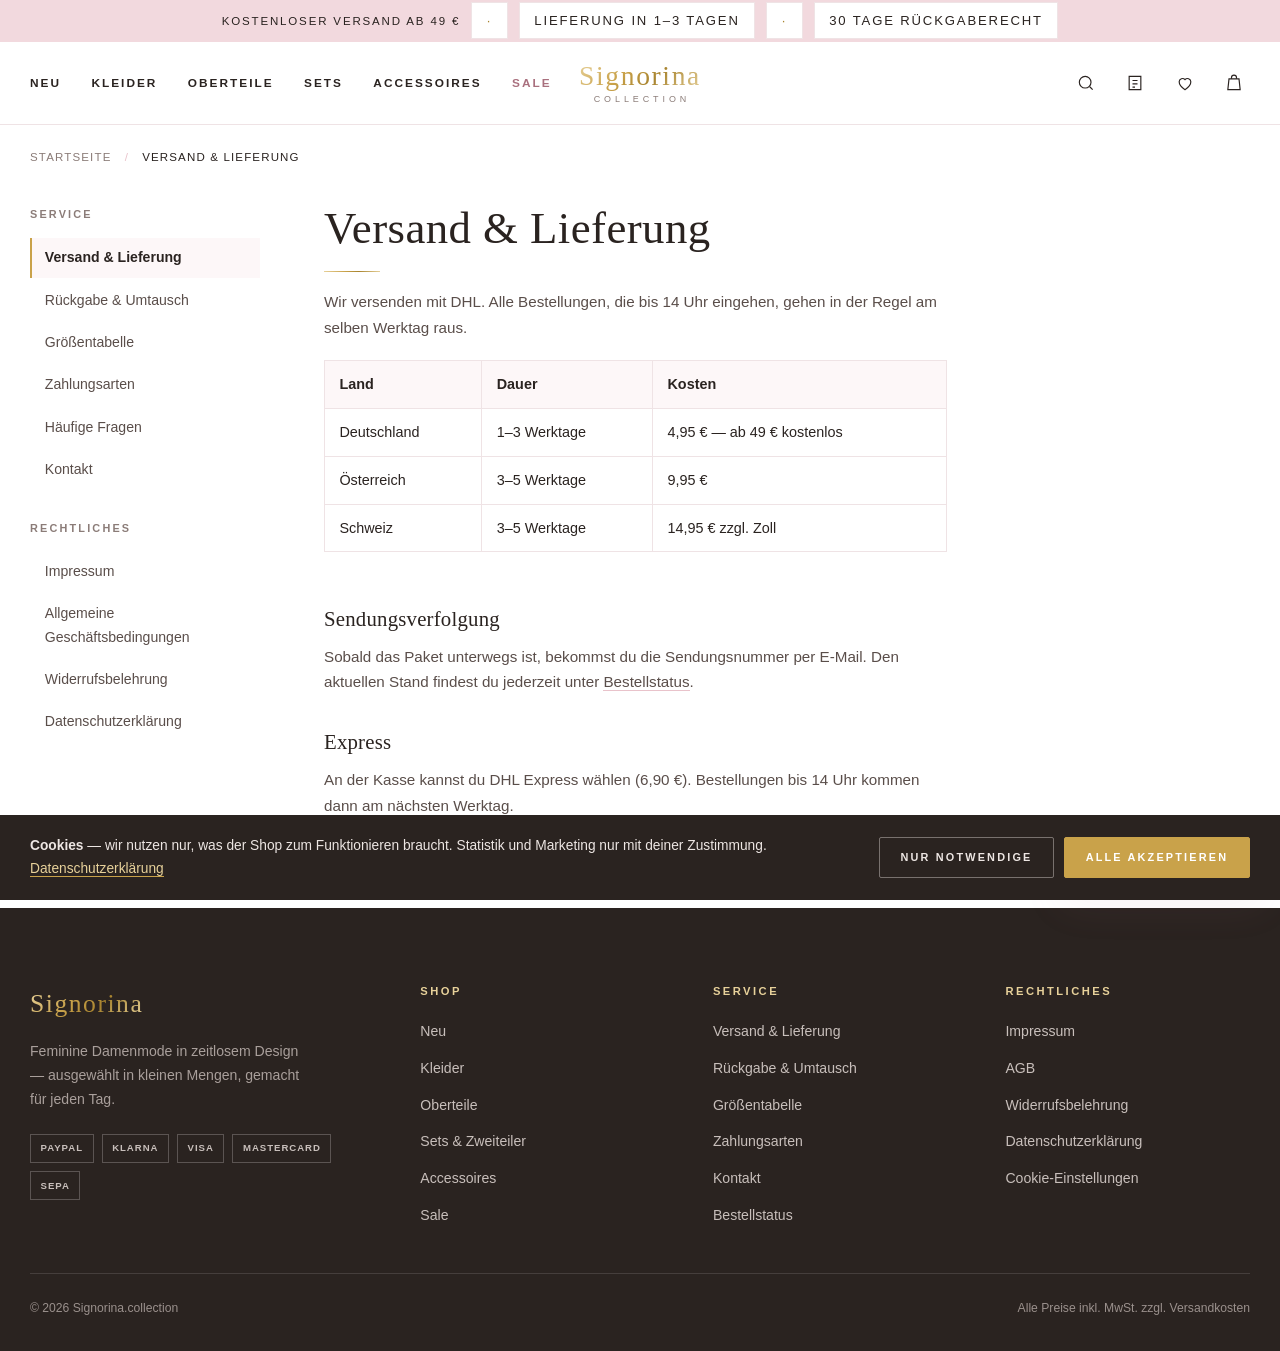
<file: service.html>
<!doctype html>
<html lang="de">
<head>
<meta charset="utf-8">
<meta name="viewport" content="width=device-width, initial-scale=1">
<title>Service — Signorina.collection</title>
<meta name="description" content="Versand, Rückgabe, Größentabelle, Zahlungsarten, Kontakt und Rechtliches bei Signorina.collection.">
<meta name="robots" content="noindex, nofollow">
<meta name="theme-color" content="#F9EAEC">
<link rel="icon" href="data:image/svg+xml,%3Csvg xmlns='http://www.w3.org/2000/svg' viewBox='0 0 64 64'%3E%3Crect width='64' height='64' rx='14' fill='%23F9EAEC'/%3E%3Ctext x='32' y='45' font-family='Georgia,serif' font-size='38' fill='%23C9A24A' text-anchor='middle'%3ES%3C/text%3E%3C/svg%3E">
<link rel="stylesheet" href="assets/style.css?v=9">
</head>

<body>

<div id="site-header"></div>

<main>
  <div class="wrap">
    <nav class="crumbs" aria-label="Brotkrumen">
      <a href="index.html">Startseite</a>
      <span class="sep">/</span>
      <span aria-current="page" id="crumb">Service</span>
    </nav>

    <div class="doc-layout" style="margin:1rem 0 clamp(3.5rem,7vw,6rem)">
      <nav class="doc-nav" id="doc-nav" aria-label="Serviceseiten"></nav>
      <article class="doc-body" id="doc-body"></article>
    </div>
  </div>
</main>

<div id="site-footer"></div>

<script src="assets/art.js?v=9"></script>
<script src="assets/shop.js?v=9"></script>
<script>
Shop.mountChrome({ active: null });

/* ---------------------------------------------------------
   Inhalte, die rein technisch sind, stehen fertig hier.
   Rechtstexte bleiben leer — die schreibt die Kundin bzw.
   ihre Rechtsberatung. Die Seiten existieren trotzdem, damit
   nichts im Shop ins Leere verlinkt.
   --------------------------------------------------------- */

var GRUPPEN = [
  { titel: 'Service', seiten: ['versand', 'ruecksendung', 'groessen', 'zahlung', 'faq', 'kontakt'] },
  { titel: 'Rechtliches', seiten: ['impressum', 'agb', 'widerruf', 'datenschutz'] }
];

var TODO = '<div class="todo"><strong>Dieser Text fehlt noch.</strong> ' +
  'Er wird von Signorina.collection selbst gestellt. Die Seite ist bereits verlinkt, ' +
  'aufrufbar und im Layout fertig — es fehlt nur der Inhalt.</div>';

var SEITEN = {
  versand: {
    titel: 'Versand & Lieferung',
    html:
      '<p>Wir versenden mit DHL. Alle Bestellungen, die bis 14 Uhr eingehen, ' +
      'gehen in der Regel am selben Werktag raus.</p>' +
      '<div class="doc-table-wrap"><table>' +
        '<tr><th>Land</th><th>Dauer</th><th>Kosten</th></tr>' +
        '<tr><td>Deutschland</td><td>1–3 Werktage</td><td>4,95 € — ab 49 € kostenlos</td></tr>' +
        '<tr><td>Österreich</td><td>3–5 Werktage</td><td>9,95 €</td></tr>' +
        '<tr><td>Schweiz</td><td>3–5 Werktage</td><td>14,95 € zzgl. Zoll</td></tr>' +
      '</table></div>' +
      '<h2>Sendungsverfolgung</h2>' +
      '<p>Sobald das Paket unterwegs ist, bekommst du die Sendungsnummer per E-Mail. ' +
      'Den aktuellen Stand findest du jederzeit unter ' +
      '<a href="bestellstatus.html" style="border-bottom:1px solid var(--rose-300)">Bestellstatus</a>.</p>' +
      '<h2>Express</h2>' +
      '<p>An der Kasse kannst du DHL Express wählen (6,90 €). Bestellungen bis 14 Uhr ' +
      'kommen dann am nächsten Werktag.</p>'
  },

  ruecksendung: {
    titel: 'Rückgabe & Umtausch',
    html:
      '<p>Du hast <strong>30 Tage</strong> ab Erhalt der Ware Zeit, sie zurückzuschicken. ' +
      'Die Rücksendung ist innerhalb Deutschlands kostenlos.</p>' +
      '<h2>So geht es</h2>' +
      '<ol>' +
        '<li>Artikel in den Originalzustand bringen — Etiketten dranlassen.</li>' +
        '<li>Das beiliegende Rücksendeetikett auf das Paket kleben.</li>' +
        '<li>Bei einer DHL-Filiale oder Packstation abgeben.</li>' +
        '<li>Wir erstatten den Betrag innerhalb von 14 Tagen nach Eingang.</li>' +
      '</ol>' +
      '<h2>Umtausch</h2>' +
      '<p>Für eine andere Größe oder Farbe: Artikel zurückschicken und neu bestellen. ' +
      'So ist das gewünschte Stück am schnellsten bei dir und nicht zwischenzeitlich vergriffen.</p>' +
      '<p>Die vollständige Widerrufsbelehrung findest du ' +
      '<a href="service.html?p=widerruf" style="border-bottom:1px solid var(--rose-300)">hier</a>.</p>'
  },

  groessen: {
    titel: 'Größentabelle',
    html:
      '<p>Alle Angaben in Zentimetern. Gemessen wird am Körper, nicht am Kleidungsstück.</p>' +
      '<div class="doc-table-wrap"><table>' +
        '<tr><th>Größe</th><th>Konfektion</th><th>Brust</th><th>Taille</th><th>Hüfte</th></tr>' +
        '<tr><td>XS</td><td>32–34</td><td>78–82</td><td>60–64</td><td>86–90</td></tr>' +
        '<tr><td>S</td><td>34–36</td><td>82–86</td><td>64–68</td><td>90–94</td></tr>' +
        '<tr><td>M</td><td>38–40</td><td>86–92</td><td>68–74</td><td>94–100</td></tr>' +
        '<tr><td>L</td><td>42–44</td><td>92–98</td><td>74–80</td><td>100–106</td></tr>' +
        '<tr><td>XL</td><td>46–48</td><td>98–106</td><td>80–88</td><td>106–114</td></tr>' +
      '</table></div>' +
      '<h2>Richtig messen</h2>' +
      '<ul>' +
        '<li><strong>Brust</strong> — an der stärksten Stelle, Maßband waagerecht.</li>' +
        '<li><strong>Taille</strong> — an der schmalsten Stelle, etwa eine Handbreit über dem Bauchnabel.</li>' +
        '<li><strong>Hüfte</strong> — an der stärksten Stelle, etwa 20 cm unter der Taille.</li>' +
      '</ul>' +
      '<p>Zwischen zwei Größen? Bei Musselin und weiten Schnitten die kleinere nehmen, ' +
      'bei figurnahen Schnitten die größere.</p>'
  },

  zahlung: {
    titel: 'Zahlungsarten',
    html:
      '<p>Alle Zahlungen laufen verschlüsselt. Kartendaten sehen wir zu keinem Zeitpunkt.</p>' +
      '<h2>Diese Wege gibt es</h2>' +
      '<ul>' +
        '<li><strong>PayPal</strong> — mit Käuferschutz, Zahlung sofort.</li>' +
        '<li><strong>Klarna</strong> — Rechnung nach 30 Tagen oder Ratenzahlung.</li>' +
        '<li><strong>Kreditkarte</strong> — Visa und Mastercard.</li>' +
        '<li><strong>SEPA-Lastschrift</strong> — Abbuchung nach Versand.</li>' +
      '</ul>' +
      '<h2>Preise</h2>' +
      '<p>Alle Preise sind Endpreise in Euro und enthalten 19 % Mehrwertsteuer. ' +
      'Versandkosten kommen je nach Land hinzu und werden vor dem Bestellabschluss angezeigt.</p>'
  },

  faq: {
    titel: 'Häufige Fragen',
    html:
      '<div class="acc" style="border-top:0">' +
        [['Wie lange dauert der Versand?',
          'Innerhalb Deutschlands 1–3 Werktage, nach Österreich und in die Schweiz 3–5 Werktage.'],
         ['Ab wann ist der Versand kostenlos?',
          'Ab einem Bestellwert von 49 € innerhalb Deutschlands. Darunter fallen 4,95 € an.'],
         ['Kann ich meine Bestellung noch ändern?',
          'Solange das Paket nicht raus ist, ja — schreib uns möglichst schnell über das Kontaktformular mit deiner Bestellnummer.'],
         ['Wie schicke ich etwas zurück?',
          'Das Rücksendeetikett liegt jedem Paket bei. Aufkleben, abgeben, fertig. Du hast 30 Tage Zeit.'],
         ['Wann bekomme ich mein Geld zurück?',
          'Innerhalb von 14 Tagen nach Eingang der Rücksendung, auf demselben Weg, mit dem du bezahlt hast.'],
         ['Welche Größe passt mir?',
          'Die Größentabelle hilft weiter. Bei weiten Musselin-Schnitten eher die kleinere Größe nehmen.'],
         ['Wo sehe ich den Status meiner Bestellung?',
          'Unter Bestellstatus — dort Bestellnummer und E-Mail eingeben, kein Konto nötig.']
        ].map(function (q) {
          return '<details><summary>' + q[0] + '</summary>' +
                 '<div class="acc-body"><p>' + q[1] + '</p></div></details>';
        }).join('') +
      '</div>'
  },

  kontakt: {
    titel: 'Kontakt',
    html:
      '<p>Schreib uns — wir antworten in der Regel innerhalb eines Werktags.</p>' +
      '<form id="kontakt-form" novalidate style="margin-top:1.6rem;max-width:520px">' +
        '<div class="field"><label for="k-name">Name</label>' +
          '<input id="k-name" type="text" autocomplete="name">' +
          '<span class="err" id="err-k-name" hidden></span></div>' +
        '<div class="field"><label for="k-mail">E-Mail-Adresse</label>' +
          '<input id="k-mail" type="email" autocomplete="email">' +
          '<span class="err" id="err-k-mail" hidden></span></div>' +
        '<div class="field"><label for="k-nr">Bestellnummer (falls vorhanden)</label>' +
          '<input id="k-nr" type="text" placeholder="SIG-XXXXXXXX"></div>' +
        '<div class="field"><label for="k-text">Deine Nachricht</label>' +
          '<textarea id="k-text" rows="6"></textarea>' +
          '<span class="err" id="err-k-text" hidden></span></div>' +
        '<button type="submit" class="btn btn-gold">Nachricht senden</button>' +
      '</form>' +
      '<div class="todo" style="margin-top:2rem"><strong>Technischer Hinweis.</strong> ' +
      'Das Formular prüft die Eingaben, versendet aber noch nichts — dafür braucht der Shop ' +
      'einen Server oder einen Formulardienst. Bis dahin bitte die Kontaktadresse aus dem ' +
      'Impressum verwenden.</div>'
  },

  impressum:   { titel: 'Impressum',            html: TODO },
  agb:         { titel: 'Allgemeine Geschäftsbedingungen', html: TODO },
  widerruf:    { titel: 'Widerrufsbelehrung',   html: TODO },
  datenschutz: { titel: 'Datenschutzerklärung', html: TODO }
};

var key = Shop.param('p');
if (!SEITEN[key]) key = 'versand';
var seite = SEITEN[key];

document.title = seite.titel + ' — Signorina.collection';
document.getElementById('crumb').textContent = seite.titel;

document.getElementById('doc-nav').innerHTML = GRUPPEN.map(function (g) {
  return '<h4>' + g.titel + '</h4><ul>' + g.seiten.map(function (s) {
    return '<li><a href="service.html?p=' + s + '"' +
           (s === key ? ' class="active" aria-current="page"' : '') + '>' +
           SEITEN[s].titel + '</a></li>';
  }).join('') + '</ul>';
}).join('');

document.getElementById('doc-body').innerHTML =
  '<h1>' + seite.titel + '</h1><hr class="rule rule-left">' + seite.html;

/* Kontaktformular: prüfen, aber ehrlich bleiben */
var kf = document.getElementById('kontakt-form');
if (kf) {
  kf.addEventListener('submit', function (e) {
    e.preventDefault();
    var ok = true;
    function chk(id, test, msg) {
      var el = document.getElementById(id);
      var err = document.getElementById('err-' + id);
      if (!test(el.value.trim())) {
        err.textContent = msg; err.hidden = false;
        el.setAttribute('aria-invalid', 'true'); ok = false;
      } else { err.hidden = true; el.removeAttribute('aria-invalid'); }
    }
    chk('k-name', function (v) { return v.length >= 2; }, 'Bitte den Namen eingeben.');
    chk('k-mail', function (v) { return /^[^\s@]+@[^\s@]+\.[^\s@]{2,}$/.test(v); },
        'Bitte eine gültige E-Mail-Adresse eingeben.');
    chk('k-text', function (v) { return v.length >= 10; }, 'Bitte etwas mehr schreiben.');
    if (!ok) { kf.querySelector('[aria-invalid="true"]').focus(); return; }
    Shop.toast('Eingaben sind vollständig — der Versand fehlt noch technisch.');
  });
}
</script>

</body>
</html>
</file>
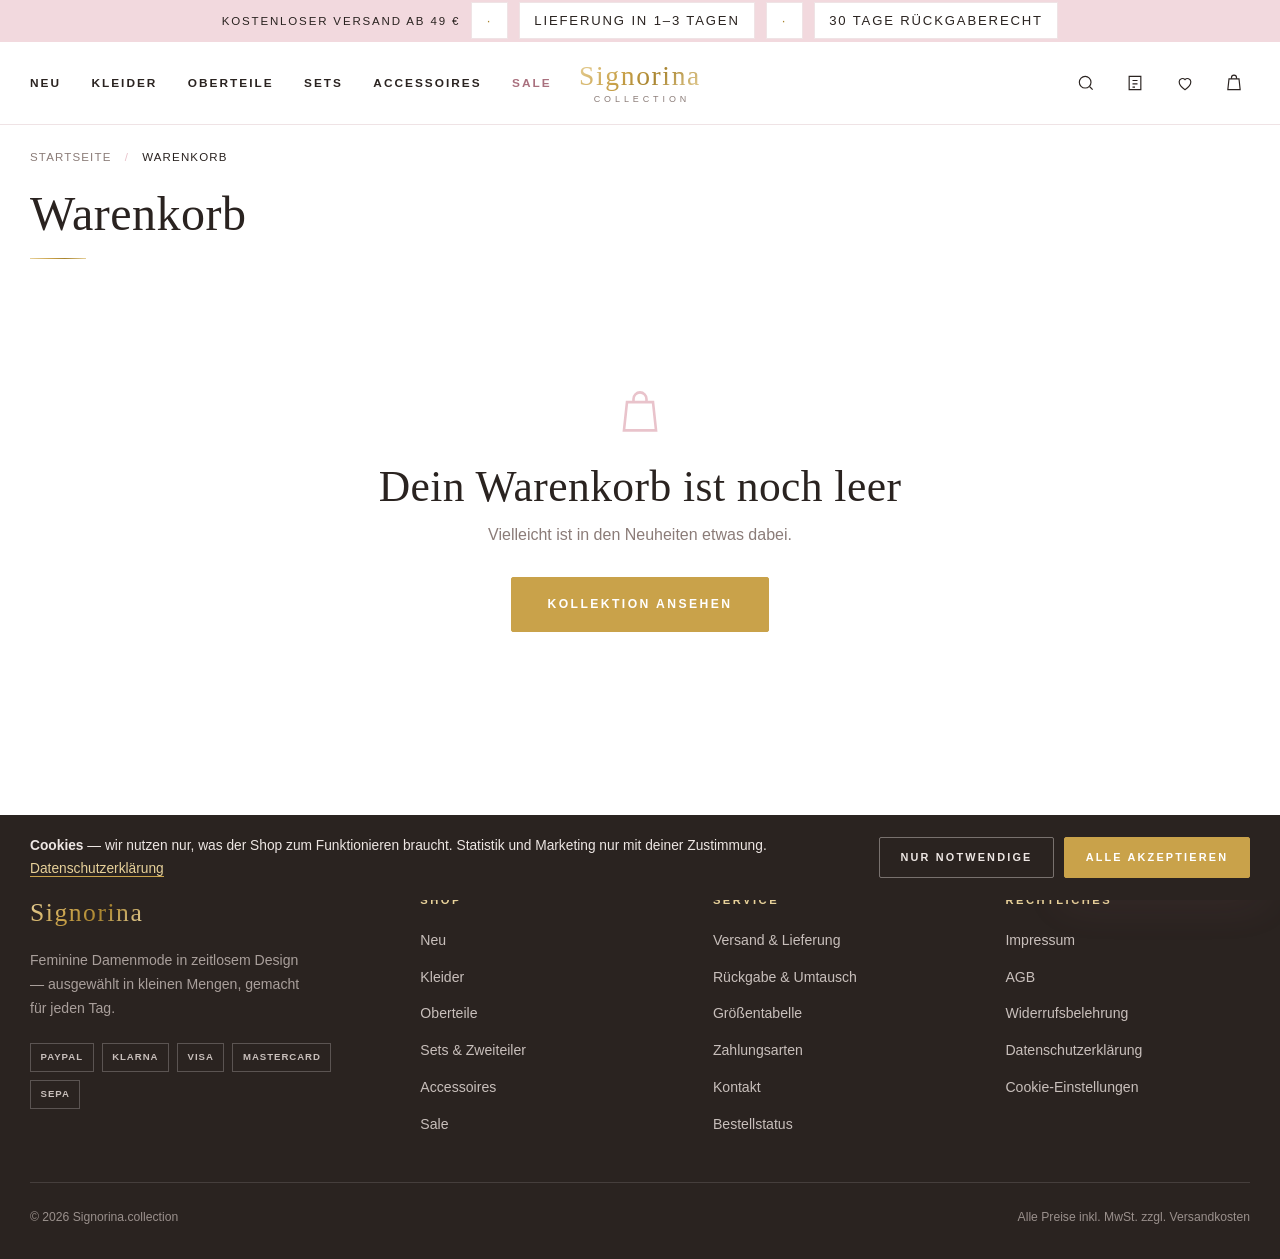
<file: warenkorb.html>
<!doctype html>
<html lang="de">
<head>
<meta charset="utf-8">
<meta name="viewport" content="width=device-width, initial-scale=1">
<title>Warenkorb — Signorina.collection</title>
<meta name="description" content="Dein Warenkorb bei Signorina.collection.">
<meta name="robots" content="noindex, nofollow">
<meta name="theme-color" content="#F9EAEC">
<link rel="icon" href="data:image/svg+xml,%3Csvg xmlns='http://www.w3.org/2000/svg' viewBox='0 0 64 64'%3E%3Crect width='64' height='64' rx='14' fill='%23F9EAEC'/%3E%3Ctext x='32' y='45' font-family='Georgia,serif' font-size='38' fill='%23C9A24A' text-anchor='middle'%3ES%3C/text%3E%3C/svg%3E">
<link rel="stylesheet" href="assets/style.css?v=9">
</head>

<body>

<div id="site-header"></div>

<main>
  <div class="wrap">
    <nav class="crumbs" aria-label="Brotkrumen">
      <a href="index.html">Startseite</a>
      <span class="sep">/</span>
      <span aria-current="page">Warenkorb</span>
    </nav>

    <h1 style="font-size:clamp(2rem,4vw,3rem);margin-bottom:.4rem">Warenkorb</h1>
    <hr class="rule rule-left">

    <div id="cart-root" style="margin:2rem 0 clamp(3.5rem,7vw,6rem)"></div>
  </div>
</main>

<div id="site-footer"></div>

<script src="assets/art.js?v=9"></script>
<script src="assets/shop.js?v=9"></script>
<script>
Shop.mountChrome({ active: null });

var root = document.getElementById('cart-root');

function euro(n) { return Shop.money(n); }

function render() {
  var t = Shop.totals();

  if (!t.lines.length) {
    root.innerHTML =
      '<div class="empty-state">' +
        '<svg viewBox="0 0 24 24"><path d="M6 7h12l1.4 13H4.6L6 7Z"/><path d="M9 7V5.5a3 3 0 0 1 6 0V7"/></svg>' +
        '<h2>Dein Warenkorb ist noch leer</h2>' +
        '<p>Vielleicht ist in den Neuheiten etwas dabei.</p>' +
        '<a href="kategorie.html?c=neu" class="btn btn-gold">Kollektion ansehen</a>' +
      '</div>';
    return;
  }

  var lines = t.lines.map(function (x) {
    var key = Shop.lineKey(x.line.id, x.line.color, x.line.size);
    return '' +
      '<article class="cart-line">' +
        '<a href="produkt.html?id=' + x.product.id + '">' +
          Shop.phMarkup(x.line.color, '', null, x.product) +
        '</a>' +
        '<div>' +
          '<h3><a href="produkt.html?id=' + x.product.id + '">' + x.product.name + '</a></h3>' +
          '<p class="variant">' + x.line.color + ' · Größe ' + x.line.size + '</p>' +
          '<div class="line-actions">' +
            '<div class="qty">' +
              '<button type="button" data-dec="' + key + '" aria-label="Menge verringern">&minus;</button>' +
              '<output>' + x.line.qty + '</output>' +
              '<button type="button" data-inc="' + key + '" aria-label="Menge erhöhen">+</button>' +
            '</div>' +
            '<button class="link-plain" data-del="' + key + '">Entfernen</button>' +
          '</div>' +
        '</div>' +
        '<p class="line-sum">' + euro(x.sum) +
          '<span class="unit">' + x.line.qty + ' × ' + euro(x.product.price) + '</span>' +
        '</p>' +
      '</article>';
  }).join('');

  var freeHint = t.missingForFree > 0
    ? '<div class="free-hint">Noch <b>' + euro(t.missingForFree) + '</b> bis zum kostenlosen Versand.' +
      '<span class="free-bar"><i style="width:' +
        Math.min(100, (t.subtotal / Shop.FREE_SHIPPING_FROM) * 100).toFixed(0) + '%"></i></span></div>'
    : '<div class="free-hint">Versand ist <b>kostenlos</b> — Bestellwert über ' +
      euro(Shop.FREE_SHIPPING_FROM) + '.</div>';

  root.innerHTML =
    '<div class="cart-layout">' +
      '<div>' + lines +
        '<p style="margin-top:1.6rem">' +
          '<a href="kategorie.html?c=neu" class="link-plain">&larr; Weiter einkaufen</a></p>' +
      '</div>' +
      '<aside class="summary">' +
        '<h2>Zusammenfassung</h2>' +
        freeHint +
        '<div class="sum-row"><span>Zwischensumme</span><span>' + euro(t.subtotal) + '</span></div>' +
        '<div class="sum-row"><span>Versand</span><span>' +
          (t.shipping === 0 ? 'kostenlos' : euro(t.shipping)) + '</span></div>' +
        '<div class="sum-row total"><span>Gesamt</span><span>' + euro(t.total) + '</span></div>' +
        '<p class="sum-note">inkl. ' + euro(t.vat) + ' MwSt. (19 %)</p>' +
        '<a href="kasse.html" class="btn btn-gold btn-block" style="margin-top:1.4rem">Zur Kasse</a>' +
        '<p class="sum-note" style="text-align:center;margin-top:.9rem">' +
          'Zahlung mit PayPal, Klarna, Kreditkarte oder SEPA</p>' +
      '</aside>' +
    '</div>';
}

root.addEventListener('click', function (e) {
  var inc = e.target.closest('[data-inc]');
  var dec = e.target.closest('[data-dec]');
  var del = e.target.closest('[data-del]');
  if (!inc && !dec && !del) return;

  var items = Shop.cartItems();
  function qtyOf(key) {
    for (var i = 0; i < items.length; i++) {
      if (Shop.lineKey(items[i].id, items[i].color, items[i].size) === key) return items[i].qty;
    }
    return 1;
  }

  if (inc) Shop.setQty(inc.dataset.inc, qtyOf(inc.dataset.inc) + 1);
  if (dec) Shop.setQty(dec.dataset.dec, qtyOf(dec.dataset.dec) - 1);
  if (del) { Shop.removeLine(del.dataset.del); Shop.toast('Artikel entfernt'); }
  render();
});

render();
</script>

</body>
</html>
</file>
<file: assets/style.css>
/* =========================================================
   Signorina.collection — gemeinsames Stylesheet
   Markenfarben laut Kundenfeedback: Rosé / Hellrosa + Gold
   ========================================================= */
:root{
  /* --- Rosé-Skala --- */
  --rose-050:#FDF7F8;
  --rose-100:#F9EAEC;
  --rose-200:#F2D9DE;
  --rose-300:#E9C3CB;
  --rose-500:#D79AA8;
  --rose-700:#A9707E;

  /* --- Gold --- */
  --gold:#C9A24A;
  --gold-deep:#A8842F;
  --gold-light:#E7D19A;
  --gold-grad:linear-gradient(135deg,#E7D19A 0%,#C9A24A 38%,#A8842F 62%,#E7D19A 100%);

  /* --- Neutral --- */
  --ink:#2A2320;
  --ink-soft:#5A4E4A;
  --muted:#8B7C78;
  --line:#EFE3E5;
  --bg:#FFFFFF;

  --font-display:"Cormorant Garamond","Didot","Bodoni MT",Georgia,"Times New Roman",serif;
  --font-body:-apple-system,BlinkMacSystemFont,"Segoe UI",Roboto,"Helvetica Neue",Arial,sans-serif;

  --shadow-sm:0 1px 2px rgba(42,35,32,.05),0 8px 24px rgba(169,112,126,.07);
  --shadow-md:0 2px 6px rgba(42,35,32,.06),0 18px 44px rgba(169,112,126,.11);
  --radius:2px;
}

*{box-sizing:border-box}
html{scroll-behavior:smooth}
body{
  margin:0;
  font-family:var(--font-body);
  font-size:16px;
  line-height:1.7;
  color:var(--ink);
  background:var(--bg);
  -webkit-font-smoothing:antialiased;
}
img,svg{max-width:100%;display:block}
a{color:inherit;text-decoration:none}
button{font:inherit;cursor:pointer}

.wrap{width:min(1220px,100% - 2.5rem);margin-inline:auto}

h1,h2,h3{font-family:var(--font-display);font-weight:400;letter-spacing:.01em;margin:0}
h1{font-size:clamp(2.6rem,6vw,4.6rem);line-height:1.06}
h2{font-size:clamp(1.9rem,3.4vw,2.9rem);line-height:1.15}
h3{font-size:1.22rem;line-height:1.3}
p{margin:0}

.eyebrow{
  font-size:.7rem;letter-spacing:.26em;text-transform:uppercase;
  font-weight:600;color:var(--gold-deep);
}
.rule{width:56px;height:1px;border:0;margin:1.1rem auto;background:var(--gold-grad)}
.rule-left{margin-inline:0}

.section{padding:clamp(3.6rem,7vw,6.4rem) 0}
.section-head{text-align:center;max-width:640px;margin:0 auto clamp(2.2rem,4vw,3.4rem)}
.section-head p{color:var(--muted);margin-top:.4rem}

/* ---------- Buttons ---------- */
.btn{
  display:inline-flex;align-items:center;justify-content:center;gap:.55rem;
  padding:1rem 2.2rem;border:1px solid transparent;border-radius:var(--radius);
  font-size:.76rem;font-weight:600;letter-spacing:.2em;text-transform:uppercase;
  transition:background .2s,color .2s,border-color .2s,transform .2s;
}
.btn:focus-visible{outline:2px solid var(--gold-deep);outline-offset:3px}
.btn-gold{background:var(--gold);color:#fff;border-color:var(--gold)}
.btn-gold:hover{background:var(--gold-deep);border-color:var(--gold-deep);transform:translateY(-1px)}
.btn-outline{background:transparent;color:var(--ink);border-color:var(--ink)}
.btn-outline:hover{background:var(--ink);color:#fff}
.btn-ghost-light{background:transparent;color:var(--ink);border-color:rgba(42,35,32,.28)}
.btn-ghost-light:hover{border-color:var(--ink)}
.btn-block{width:100%}

/* =========================================================
   Ankuendigungsleiste
   ========================================================= */
.topbar{
  background:var(--rose-200);color:var(--ink);
  font-size:.72rem;letter-spacing:.16em;text-transform:uppercase;
  text-align:center;padding:.62rem 1rem;
}
.topbar .sep{color:var(--gold-deep);margin:0 .7rem}
@media(max-width:640px){.topbar .opt{display:none}}

/* =========================================================
   Kopfzeile
   ========================================================= */
.site-header{
  position:sticky;top:0;z-index:60;
  background:rgba(255,255,255,.94);backdrop-filter:blur(12px);
  border-bottom:1px solid var(--line);
}
.header-grid{display:grid;grid-template-columns:1fr auto 1fr;align-items:center;height:82px;gap:1rem}
.nav{display:flex;gap:1.9rem}
.nav a{
  font-size:.74rem;letter-spacing:.17em;text-transform:uppercase;font-weight:600;
  padding:.35rem 0;border-bottom:1px solid transparent;transition:border-color .2s,color .2s;
}
.nav a:hover,.nav a.active{border-bottom-color:var(--gold)}
.nav a.sale{color:var(--rose-700)}

.brand{text-align:center;line-height:1}
.brand .mark{
  font-family:var(--font-display);font-size:1.72rem;letter-spacing:.06em;
  background:var(--gold-grad);-webkit-background-clip:text;background-clip:text;color:transparent;
}
.brand .sub{
  display:block;font-size:.56rem;letter-spacing:.44em;text-transform:uppercase;
  color:var(--muted);margin-top:.32rem;padding-left:.44em;
}
.header-actions{display:flex;justify-content:flex-end;align-items:center;gap:1.15rem}
.icon-btn{background:none;border:0;padding:.35rem;color:var(--ink);display:inline-flex;position:relative;transition:color .2s}
.icon-btn:hover{color:var(--gold-deep)}
.icon-btn svg{width:20px;height:20px;stroke:currentColor;fill:none;stroke-width:1.4}
.cart-count{
  position:absolute;top:-2px;right:-4px;min-width:16px;height:16px;padding:0 4px;
  border-radius:8px;background:var(--gold);color:#fff;
  font-size:.6rem;font-weight:700;line-height:16px;text-align:center;
}
.burger{display:none;background:none;border:0;flex-direction:column;gap:5px;padding:.5rem}
.burger span{width:22px;height:1.5px;background:var(--ink);border-radius:2px}

@media(max-width:980px){
  .header-grid{grid-template-columns:auto 1fr auto;height:70px}
  .burger{display:flex}
  .nav{
    position:fixed;inset:70px 0 auto;background:#fff;flex-direction:column;gap:0;
    padding:.5rem 1.25rem 1.6rem;border-bottom:1px solid var(--line);
    box-shadow:var(--shadow-md);display:none;
  }
  .nav.open{display:flex}
  .nav a{padding:1rem 0;border-bottom:1px solid var(--line);font-size:.82rem}
  .brand .mark{font-size:1.42rem}
  .header-actions{gap:.7rem}
}

/* =========================================================
   Hero (Startseite)
   ========================================================= */
.hero{
  position:relative;min-height:clamp(460px,76vh,720px);
  display:grid;place-items:center;text-align:center;overflow:hidden;
  /* Foto ganz unten, darueber ein Rose-Schleier.
     Der Schleier liegt bei 78-84 % — selbst ueber einer schwarzen
     Bildstelle bleibt der Text bei rund 8:1 Kontrast lesbar. */
  background:
    radial-gradient(110% 85% at 16% 10%,rgba(255,255,255,.55) 0%,rgba(255,255,255,0) 55%),
    radial-gradient(85% 75% at 84% 88%,rgba(215,154,168,.55) 0%,rgba(215,154,168,0) 62%),
    linear-gradient(160deg,rgba(242,217,222,.84) 0%,rgba(249,234,236,.80) 42%,rgba(233,195,203,.84) 100%),
    url("../bilder/hero.jpg") center/cover no-repeat,
    var(--rose-100);
}
.hero::after{
  content:"";position:absolute;inset:clamp(14px,3vw,34px);
  border:1px solid rgba(201,162,74,.42);pointer-events:none;
}
.hero-inner{position:relative;z-index:2;padding:clamp(3rem,8vw,5rem) 1.5rem;max-width:760px}
.hero h1{margin:.9rem 0 0}
.hero .lead{color:var(--ink-soft);margin-top:1.15rem;font-size:clamp(1rem,1.6vw,1.12rem);max-width:480px;margin-inline:auto}
.hero-cta{display:flex;gap:.9rem;justify-content:center;flex-wrap:wrap;margin-top:2.2rem}

/* =========================================================
   Vorteilsleiste
   ========================================================= */
.usp{border-bottom:1px solid var(--line);background:#fff}
.usp-grid{display:grid;grid-template-columns:repeat(3,1fr);text-align:center;padding:2.2rem 0;gap:1.5rem}
.usp-item svg{width:26px;height:26px;margin:0 auto .7rem;stroke:var(--gold);fill:none;stroke-width:1.3}
.usp-item strong{display:block;font-size:.76rem;letter-spacing:.16em;text-transform:uppercase;font-weight:600}
.usp-item span{font-size:.86rem;color:var(--muted)}
.usp-item+.usp-item{border-left:1px solid var(--line)}
@media(max-width:760px){
  .usp-grid{grid-template-columns:1fr;gap:1.8rem;padding:1.8rem 0}
  .usp-item+.usp-item{border-left:0;border-top:1px solid var(--line);padding-top:1.8rem}
}

/* =========================================================
   Bild-Platzhalter (bis Produktfotos vorliegen)
   ========================================================= */
.ph{
  position:relative;display:grid;place-items:center;overflow:hidden;
  background:linear-gradient(150deg,var(--rose-200) 0%,var(--rose-100) 48%,var(--rose-300) 100%);
}
.ph svg{width:52%;max-width:150px;height:auto;color:var(--gold);opacity:.5}
.ph::before{
  content:attr(data-ph);position:absolute;bottom:.7rem;left:50%;transform:translateX(-50%);
  font-size:.52rem;letter-spacing:.2em;text-transform:uppercase;color:var(--rose-700);
  background:rgba(255,255,255,.78);padding:.24rem .6rem;white-space:nowrap;
}
.ph.ph-quiet::before{display:none}
/* Auf dunklen Flächen dreht sich die Beschriftung um */
.ph-dark::before{background:rgba(42,35,32,.55);color:var(--rose-200)}

/* Feste Farbvarianten für Flächen ohne Produktbezug
   (Kategoriekacheln, Instagram, Markenbild) */
.ph--rose{background:linear-gradient(150deg,#F6DDE3 0%,#EFC9D2 52%,#DFAAB8 100%)}
.ph--camel{background:linear-gradient(150deg,#F0E2D2 0%,#E3CDB2 52%,#CBAA85 100%)}
.ph--sage{background:linear-gradient(150deg,#E4EAE0 0%,#CFDAC8 52%,#AFC0A5 100%)}
.ph--gold{background:linear-gradient(150deg,#F5EAD0 0%,#E7D19A 52%,#C9A24A 100%)}
.ph--ink{background:linear-gradient(150deg,#6A605A 0%,#433A35 52%,#2A2320 100%)}
.ph--ink svg{color:#fff;opacity:.42}
.ph--ink::before{background:rgba(42,35,32,.55);color:var(--rose-200)}

/* =========================================================
   Produktkarte + Karussell
   ========================================================= */
.carousel-head{display:flex;align-items:flex-end;justify-content:space-between;gap:2rem;margin-bottom:2.2rem}
.carousel-head .rule{margin:.9rem 0 0}
.car-nav{display:flex;gap:.5rem;flex:0 0 auto}
.car-nav button{
  width:42px;height:42px;border:1px solid var(--line);background:#fff;border-radius:50%;
  display:grid;place-items:center;color:var(--ink);transition:border-color .2s,color .2s;
}
.car-nav button:hover{border-color:var(--gold);color:var(--gold-deep)}
.car-nav svg{width:16px;height:16px;stroke:currentColor;fill:none;stroke-width:1.5}

.track{
  display:grid;grid-auto-flow:column;grid-auto-columns:minmax(230px,1fr);
  gap:1.4rem;overflow-x:auto;scroll-snap-type:x mandatory;
  scrollbar-width:none;padding-bottom:.5rem;
}
.track::-webkit-scrollbar{display:none}
@media(min-width:1000px){.track{grid-auto-columns:calc((100% - 4.2rem)/4)}}
@media(min-width:700px) and (max-width:999px){.track{grid-auto-columns:calc((100% - 1.4rem)/2)}}

.card{scroll-snap-align:start;display:block}
.card .ph{aspect-ratio:3/4;transition:transform .5s ease}
.card:hover .ph{transform:scale(1.03)}
.card-media{position:relative;margin-bottom:.9rem;overflow:hidden}
.badge{
  position:absolute;top:.8rem;left:.8rem;z-index:2;
  font-size:.58rem;letter-spacing:.18em;text-transform:uppercase;font-weight:700;
  padding:.3rem .6rem;background:var(--gold);color:#fff;
}
.badge.rose{background:var(--rose-700)}
.card h3{font-size:1.05rem;font-family:var(--font-body);font-weight:500;letter-spacing:0}
.card .price{margin-top:.3rem;font-size:.95rem;color:var(--ink)}
.card .price del{color:var(--muted);margin-right:.5rem;font-size:.88rem}
.card .price .now{color:var(--rose-700);font-weight:600}
.card .swatches{display:flex;gap:.32rem;margin-top:.5rem}
.card .swatches i{width:11px;height:11px;border-radius:50%;border:1px solid rgba(42,35,32,.18);display:block}

/* Produktraster (Kategorieseite) */
.grid-products{display:grid;grid-template-columns:repeat(4,1fr);gap:1.4rem 1.4rem}
@media(max-width:1000px){.grid-products{grid-template-columns:repeat(3,1fr)}}
@media(max-width:760px){.grid-products{grid-template-columns:repeat(2,1fr);gap:1.1rem}}

/* =========================================================
   Shop by Style
   ========================================================= */
.styles{display:grid;grid-template-columns:repeat(3,1fr);gap:1.4rem}
@media(max-width:860px){.styles{grid-template-columns:1fr}}
.style-tile{position:relative;display:block;overflow:hidden}
.style-tile .ph{aspect-ratio:4/5;transition:transform .6s ease}
.style-tile:hover .ph{transform:scale(1.04)}
.style-tile figcaption{
  position:absolute;inset:auto 0 0 0;padding:1.6rem 1.4rem;
  background:linear-gradient(to top,rgba(42,35,32,.55),rgba(42,35,32,0));color:#fff;
}
.style-tile figcaption strong{font-family:var(--font-display);font-size:1.5rem;font-weight:400;display:block}
.style-tile figcaption span{
  font-size:.66rem;letter-spacing:.22em;text-transform:uppercase;
  border-bottom:1px solid var(--gold-light);padding-bottom:2px;
}

/* =========================================================
   Markengeschichte / Instagram / Newsletter
   ========================================================= */
.story{background:var(--rose-100)}
.story-grid{display:grid;grid-template-columns:1fr 1fr;gap:clamp(2rem,5vw,4.5rem);align-items:center}
@media(max-width:860px){.story-grid{grid-template-columns:1fr}}
.story .ph{aspect-ratio:4/5}
.story-text p{color:var(--ink-soft);margin-top:1.2rem}
.story-sign{font-family:var(--font-display);font-size:1.5rem;color:var(--gold-deep);margin-top:1.6rem}

.ig-grid{display:grid;grid-template-columns:repeat(6,1fr);gap:.7rem}
@media(max-width:900px){.ig-grid{grid-template-columns:repeat(3,1fr)}}
.ig-grid .ph{aspect-ratio:1}
.ig-item{position:relative;overflow:hidden}
.ig-item::after{content:"";position:absolute;inset:0;background:rgba(201,162,74,.16);opacity:0;transition:opacity .25s}
.ig-item:hover::after{opacity:1}

.news{background:var(--rose-100)}
.news-card{
  max-width:660px;margin-inline:auto;text-align:center;
  background:#fff;padding:clamp(2.2rem,5vw,3.4rem);border:1px solid var(--gold-light);
}
.news form{display:flex;gap:.6rem;margin-top:1.8rem;flex-wrap:wrap;justify-content:center}
.news input{
  flex:1 1 260px;padding:1rem 1.1rem;border:1px solid var(--line);border-radius:var(--radius);
  font:inherit;font-size:.92rem;background:var(--rose-050);color:var(--ink);
}
.news input:focus{outline:none;border-color:var(--gold)}
.news .hint{font-size:.72rem;color:var(--muted);margin-top:1.1rem}

/* =========================================================
   Brotkrumen
   ========================================================= */
.crumbs{
  font-size:.72rem;letter-spacing:.1em;text-transform:uppercase;color:var(--muted);
  padding:1.4rem 0;
}
.crumbs a:hover{color:var(--gold-deep)}
.crumbs .sep{margin:0 .55rem;color:var(--rose-300)}
.crumbs span[aria-current]{color:var(--ink)}

/* =========================================================
   Kategorieseite
   ========================================================= */
.cat-head{
  text-align:center;background:var(--rose-050);
  padding:clamp(2.4rem,5vw,4rem) 0;border-bottom:1px solid var(--line);
}
.cat-head p.desc{color:var(--ink-soft);max-width:560px;margin:0 auto;font-size:.98rem}

.toolbar{
  display:flex;align-items:center;justify-content:space-between;gap:1.2rem;flex-wrap:wrap;
  padding:1.6rem 0;border-bottom:1px solid var(--line);margin-bottom:2.2rem;
}
.filters{display:flex;gap:1.4rem;align-items:center;flex-wrap:wrap}
.filter-group{display:flex;gap:.4rem;align-items:center;flex-wrap:wrap}
.filter-group>label{
  font-size:.66rem;letter-spacing:.18em;text-transform:uppercase;
  color:var(--muted);margin-right:.25rem;
}
.chip{
  border:1px solid var(--line);background:#fff;border-radius:999px;
  padding:.42rem .9rem;font-size:.76rem;color:var(--ink-soft);
  transition:border-color .2s,background .2s,color .2s;
}
.chip:hover{border-color:var(--gold-light)}
.chip[aria-pressed="true"]{background:var(--ink);border-color:var(--ink);color:#fff}
.chip.swatch{padding:.42rem .9rem .42rem .7rem;display:inline-flex;align-items:center;gap:.4rem}
.chip.swatch i{width:12px;height:12px;border-radius:50%;border:1px solid rgba(42,35,32,.2)}

.sortbar{display:flex;align-items:center;gap:.7rem}
.sortbar .count{font-size:.78rem;color:var(--muted);white-space:nowrap}
.sortbar select{
  font:inherit;font-size:.8rem;padding:.55rem 2rem .55rem .8rem;
  border:1px solid var(--line);border-radius:var(--radius);background:#fff;color:var(--ink);
  appearance:none;
  background-image:url("data:image/svg+xml,%3Csvg xmlns='http://www.w3.org/2000/svg' viewBox='0 0 24 24' fill='none' stroke='%238B7C78' stroke-width='1.5'%3E%3Cpath d='M6 9l6 6 6-6'/%3E%3C/svg%3E");
  background-repeat:no-repeat;background-position:right .6rem center;background-size:14px;
}
.sortbar select:focus{outline:none;border-color:var(--gold)}

.empty{
  grid-column:1/-1;text-align:center;padding:4rem 1rem;color:var(--muted);
  border:1px dashed var(--line);
}

/* =========================================================
   Produktseite
   ========================================================= */
.pdp{display:grid;grid-template-columns:1.15fr 1fr;gap:clamp(2rem,5vw,4rem);align-items:start}
@media(max-width:900px){.pdp{grid-template-columns:1fr}}

.gallery{display:grid;grid-template-columns:76px 1fr;gap:.8rem}
@media(max-width:560px){.gallery{grid-template-columns:1fr}}
.thumbs{display:grid;gap:.8rem;align-content:start}
@media(max-width:560px){.thumbs{grid-auto-flow:column;grid-auto-columns:76px;overflow-x:auto}}
.thumb{border:1px solid var(--line);background:none;padding:0;transition:border-color .2s}
.thumb .ph{aspect-ratio:3/4}
.thumb[aria-pressed="true"]{border-color:var(--gold)}
.gallery-main{position:relative}
.gallery-main .ph{aspect-ratio:3/4}

.pdp-info .title{font-family:var(--font-display);font-size:clamp(1.9rem,3vw,2.6rem);line-height:1.15;margin:.5rem 0 0}
.rating{display:flex;align-items:center;gap:.5rem;margin-top:.7rem;font-size:.82rem;color:var(--muted)}
.stars{display:inline-flex;gap:2px;color:var(--gold)}
.stars svg{width:14px;height:14px;fill:currentColor;stroke:none}
.stars svg.off{fill:var(--rose-200)}
.pdp-price{font-size:1.5rem;margin-top:1.1rem;font-family:var(--font-display)}
.pdp-price del{color:var(--muted);font-size:1.1rem;margin-right:.7rem}
.pdp-price .now{color:var(--rose-700)}
.tax-note{font-size:.72rem;color:var(--muted);margin-top:.25rem}
.pdp-desc{color:var(--ink-soft);margin-top:1.3rem}

.opt-block{margin-top:1.8rem}
.opt-block .opt-label{
  font-size:.68rem;letter-spacing:.2em;text-transform:uppercase;color:var(--muted);
  display:flex;justify-content:space-between;align-items:baseline;margin-bottom:.7rem;
}
.opt-block .opt-label b{color:var(--ink);font-weight:600;letter-spacing:.06em;text-transform:none;font-size:.82rem}
.opts{display:flex;gap:.5rem;flex-wrap:wrap}
.opt{
  min-width:46px;padding:.6rem .9rem;border:1px solid var(--line);background:#fff;
  font-size:.82rem;color:var(--ink);transition:border-color .2s,background .2s,color .2s;
}
.opt:hover{border-color:var(--gold-light)}
.opt[aria-pressed="true"]{background:var(--ink);border-color:var(--ink);color:#fff}
.opt[disabled]{opacity:.35;cursor:not-allowed;text-decoration:line-through}
.opt.color{display:inline-flex;align-items:center;gap:.45rem;padding-left:.65rem}
.opt.color i{width:14px;height:14px;border-radius:50%;border:1px solid rgba(42,35,32,.2)}

.buy-row{display:flex;gap:.7rem;margin-top:1.8rem;flex-wrap:wrap}
.qty{display:flex;align-items:center;border:1px solid var(--line)}
.qty button{width:44px;height:100%;background:none;border:0;font-size:1.1rem;color:var(--ink)}
.qty button:hover{color:var(--gold-deep)}
.qty output{min-width:34px;text-align:center;font-size:.92rem}
.buy-row .btn{flex:1 1 220px}

.pdp-usp{display:grid;gap:.7rem;margin-top:1.8rem;padding-top:1.6rem;border-top:1px solid var(--line)}
.pdp-usp div{display:flex;gap:.7rem;align-items:center;font-size:.85rem;color:var(--ink-soft)}
.pdp-usp svg{width:18px;height:18px;stroke:var(--gold);fill:none;stroke-width:1.4;flex:0 0 auto}

/* Akkordeon */
.acc{margin-top:2rem;border-top:1px solid var(--line)}
.acc details{border-bottom:1px solid var(--line)}
.acc summary{
  list-style:none;cursor:pointer;padding:1.1rem 0;
  font-size:.76rem;letter-spacing:.16em;text-transform:uppercase;font-weight:600;
  display:flex;justify-content:space-between;align-items:center;
}
.acc summary::-webkit-details-marker{display:none}
.acc summary::after{content:"+";color:var(--gold-deep);font-size:1.1rem;font-weight:400}
.acc details[open] summary::after{content:"–"}
.acc .acc-body{padding:0 0 1.3rem;color:var(--ink-soft);font-size:.92rem}
.acc ul{margin:.5rem 0 0;padding-left:1.1rem}
.acc li{margin-bottom:.3rem}

/* Bewertungen */
.reviews{background:var(--rose-050)}
.review-grid{display:grid;grid-template-columns:repeat(3,1fr);gap:1.4rem}
@media(max-width:860px){.review-grid{grid-template-columns:1fr}}
.review{background:#fff;border:1px solid var(--line);padding:1.7rem}
.review .stars{margin-bottom:.7rem}
.review p{color:var(--ink-soft);font-size:.92rem}
.review .who{margin-top:1rem;font-size:.78rem;color:var(--muted)}
.review .who b{color:var(--ink);font-weight:600}
.verified{color:var(--gold-deep);font-size:.7rem;letter-spacing:.1em;text-transform:uppercase}

/* =========================================================
   Fusszeile
   ========================================================= */
.site-footer{background:var(--ink);color:#E8E1DE;padding:clamp(3rem,6vw,4.6rem) 0 2rem}
.foot-grid{display:grid;grid-template-columns:1.4fr repeat(3,1fr);gap:clamp(1.8rem,4vw,3rem)}
@media(max-width:900px){.foot-grid{grid-template-columns:1fr 1fr}}
@media(max-width:560px){.foot-grid{grid-template-columns:1fr}}
.foot-brand .mark{
  font-family:var(--font-display);font-size:1.6rem;letter-spacing:.06em;
  background:var(--gold-grad);-webkit-background-clip:text;background-clip:text;color:transparent;
}
.foot-brand p{color:#A99F9B;font-size:.88rem;margin-top:.9rem;max-width:280px}
.foot-col h4{
  font-size:.7rem;letter-spacing:.22em;text-transform:uppercase;color:var(--gold-light);
  margin:0 0 1rem;font-weight:600;
}
.foot-col ul{list-style:none;margin:0;padding:0;display:grid;gap:.6rem}
.foot-col a{font-size:.88rem;color:#C8BFBB;transition:color .2s}
.foot-col a:hover{color:var(--gold-light)}
.pay{display:flex;gap:.5rem;flex-wrap:wrap;margin-top:1.4rem}
.pay span{
  font-size:.6rem;letter-spacing:.1em;text-transform:uppercase;font-weight:600;
  border:1px solid rgba(232,225,222,.26);padding:.34rem .6rem;color:#C8BFBB;
}
.foot-bottom{
  border-top:1px solid rgba(232,225,222,.14);margin-top:2.8rem;padding-top:1.5rem;
  display:flex;justify-content:space-between;gap:1rem;flex-wrap:wrap;
  font-size:.76rem;color:#9A908C;
}

/* =========================================================
   Warenkorb-Hinweis (Toast)
   ========================================================= */
.toast{
  position:fixed;left:50%;bottom:1.5rem;transform:translate(-50%,120%);
  background:var(--ink);color:#fff;padding:.9rem 1.5rem;z-index:90;
  font-size:.82rem;box-shadow:var(--shadow-md);
  transition:transform .32s cubic-bezier(.2,.8,.3,1);
}
.toast.show{transform:translate(-50%,0)}

/* =========================================================
   Entwurfs-Marke — vor der Uebergabe loeschen
   ========================================================= */
.draft-badge{
  position:fixed;right:1rem;bottom:1rem;z-index:80;
  background:var(--ink);color:var(--gold-light);
  font-size:.62rem;letter-spacing:.18em;text-transform:uppercase;
  padding:.55rem .9rem;box-shadow:var(--shadow-md);
}
@media print{.draft-badge{display:none}}

/* =========================================================
   Abbildungen (art.js)
   ========================================================= */
.ph-art{background:none}
.ph-art .art{width:100%;height:100%;display:block}

/* Merkliste-Herz auf der Produktkarte */
.wish-btn{
  position:absolute;top:.7rem;right:.7rem;z-index:3;
  width:34px;height:34px;border:0;border-radius:50%;
  background:rgba(255,255,255,.86);backdrop-filter:blur(4px);
  display:grid;place-items:center;color:var(--ink);
  opacity:0;transform:translateY(-4px);
  transition:opacity .2s,transform .2s,color .2s,background .2s;
}
.card-media:hover .wish-btn,.wish-btn:focus-visible,.wish-btn.on{opacity:1;transform:none}
.wish-btn svg{width:17px;height:17px;fill:none;stroke:currentColor;stroke-width:1.6}
.wish-btn:hover{color:var(--rose-700)}
.wish-btn.on{color:var(--rose-700)}
.wish-btn.on svg{fill:currentColor;stroke:currentColor}
@media(hover:none){.wish-btn{opacity:1;transform:none}}

/* =========================================================
   Suche (Overlay)
   ========================================================= */
.search-overlay{
  position:fixed;inset:0;z-index:100;background:rgba(42,35,32,.42);
  backdrop-filter:blur(3px);overflow-y:auto;padding:0 0 3rem;
}
.search-panel{background:var(--bg);padding-bottom:2rem}
.search-form{
  display:flex;align-items:center;gap:.8rem;
  width:min(1220px,100% - 2.5rem);margin-inline:auto;
  padding:1.4rem 0;border-bottom:1px solid var(--line);
}
.search-ico{width:20px;height:20px;flex:0 0 auto;stroke:var(--gold-deep);fill:none;stroke-width:1.5}
.search-form input{
  flex:1;border:0;font:inherit;font-family:var(--font-display);
  font-size:clamp(1.3rem,3vw,2rem);background:none;color:var(--ink);padding:.2rem 0;
}
.search-form input:focus{outline:none}
.search-close{
  background:none;border:0;font-size:1.9rem;line-height:1;color:var(--muted);
  padding:0 .3rem;transition:color .2s;
}
.search-close:hover{color:var(--ink)}
.search-results{width:min(1220px,100% - 2.5rem);margin:1.8rem auto 0}
.search-hint,.search-count{color:var(--muted);font-size:.88rem;margin-bottom:1.4rem}

/* =========================================================
   Cookie-Hinweis
   ========================================================= */
.cookie-bar{
  position:fixed;left:0;right:0;bottom:0;z-index:95;
  background:var(--ink);color:#EDE6E3;
  transform:translateY(110%);transition:transform .35s cubic-bezier(.2,.8,.3,1);
}
.cookie-bar.show{transform:none}
.cookie-inner{
  width:min(1220px,100% - 2.5rem);margin-inline:auto;
  padding:1.2rem 0;display:flex;align-items:center;gap:1.4rem;flex-wrap:wrap;
}
.cookie-inner p{font-size:.86rem;flex:1 1 320px;margin:0}
.cookie-inner a{border-bottom:1px solid var(--gold);color:var(--gold-light)}
.cookie-actions{display:flex;gap:.6rem;flex-wrap:wrap}
.btn-sm{padding:.65rem 1.3rem;font-size:.68rem}
.cookie-bar .btn-ghost-light{color:#EDE6E3;border-color:rgba(237,230,227,.4)}
.cookie-bar .btn-ghost-light:hover{border-color:#EDE6E3;background:rgba(237,230,227,.08)}

/* =========================================================
   Warenkorb
   ========================================================= */
.cart-layout{display:grid;grid-template-columns:1fr 360px;gap:clamp(1.8rem,4vw,3.2rem);align-items:start}
@media(max-width:900px){.cart-layout{grid-template-columns:1fr}}

.cart-line{
  display:grid;grid-template-columns:96px 1fr auto;gap:1.2rem;
  padding:1.4rem 0;border-bottom:1px solid var(--line);align-items:start;
}
.cart-line .ph{aspect-ratio:3/4;width:96px}
.cart-line h3{font-family:var(--font-body);font-size:1rem;font-weight:500}
.cart-line .variant{font-size:.82rem;color:var(--muted);margin-top:.3rem}
.cart-line .line-actions{display:flex;align-items:center;gap:1rem;margin-top:.8rem;flex-wrap:wrap}
.cart-line .line-sum{text-align:right;font-size:1rem;white-space:nowrap}
.cart-line .unit{display:block;font-size:.76rem;color:var(--muted);margin-top:.2rem}
.link-plain{
  background:none;border:0;padding:0;font-size:.78rem;color:var(--muted);
  border-bottom:1px solid var(--line);transition:color .2s,border-color .2s;
}
.link-plain:hover{color:var(--rose-700);border-color:var(--rose-300)}
@media(max-width:560px){
  .cart-line{grid-template-columns:76px 1fr;gap:.9rem}
  .cart-line .ph{width:76px}
  .cart-line .line-sum{grid-column:2;text-align:left;margin-top:.6rem}
}

.summary{
  border:1px solid var(--line);padding:1.6rem;background:var(--rose-050);
  position:sticky;top:104px;
}
.summary h2{font-size:1.3rem;margin-bottom:1.2rem}
.sum-row{display:flex;justify-content:space-between;gap:1rem;font-size:.9rem;padding:.45rem 0}
.sum-row.total{
  border-top:1px solid var(--line);margin-top:.7rem;padding-top:.9rem;
  font-size:1.15rem;font-family:var(--font-display);
}
.sum-note{font-size:.74rem;color:var(--muted);margin-top:.5rem}
.free-hint{
  background:#fff;border:1px solid var(--gold-light);padding:.75rem .9rem;
  font-size:.8rem;margin-bottom:1.1rem;
}
.free-hint b{color:var(--gold-deep)}
.free-bar{height:3px;background:var(--rose-200);margin-top:.6rem;overflow:hidden}
.free-bar i{display:block;height:100%;background:var(--gold-grad)}

.empty-state{text-align:center;padding:clamp(3rem,8vw,6rem) 1rem}
.empty-state svg{width:52px;height:52px;margin:0 auto 1.4rem;stroke:var(--rose-300);fill:none;stroke-width:1.2}
.empty-state p{color:var(--muted);margin:.6rem 0 1.8rem}

/* =========================================================
   Kasse
   ========================================================= */
.steps{display:flex;gap:.5rem;justify-content:center;margin-bottom:clamp(2rem,4vw,3rem);flex-wrap:wrap}
.step{
  display:flex;align-items:center;gap:.5rem;font-size:.72rem;
  letter-spacing:.14em;text-transform:uppercase;color:var(--muted);
}
.step i{
  width:24px;height:24px;border-radius:50%;border:1px solid var(--line);
  display:grid;place-items:center;font-size:.72rem;font-style:normal;background:#fff;
}
.step[aria-current="step"]{color:var(--ink);font-weight:600}
.step[aria-current="step"] i{background:var(--gold);border-color:var(--gold);color:#fff}
.step.done i{background:var(--rose-200);border-color:var(--rose-200);color:var(--ink)}
.step-sep{color:var(--rose-300);align-self:center}
@media(max-width:640px){.step span{display:none}.step-sep{display:none}}

.field{margin-bottom:1.1rem}
.field label{
  display:block;font-size:.7rem;letter-spacing:.16em;text-transform:uppercase;
  color:var(--muted);margin-bottom:.4rem;
}
.field input,.field select,.field textarea{
  width:100%;padding:.85rem 1rem;border:1px solid var(--line);border-radius:var(--radius);
  font:inherit;font-size:.94rem;background:#fff;color:var(--ink);
}
.field input:focus,.field select:focus,.field textarea:focus{outline:none;border-color:var(--gold)}
.field input[aria-invalid="true"]{border-color:var(--rose-700);background:#FFF7F8}
.field .err{font-size:.74rem;color:var(--rose-700);margin-top:.35rem;display:block}
.field-row{display:grid;grid-template-columns:1fr 1fr;gap:1rem}
.field-row.narrow{grid-template-columns:120px 1fr}
@media(max-width:560px){.field-row,.field-row.narrow{grid-template-columns:1fr}}

.pay-option,.ship-option{
  display:flex;gap:.9rem;align-items:flex-start;padding:1rem;
  border:1px solid var(--line);margin-bottom:.7rem;cursor:pointer;
  transition:border-color .2s,background .2s;
}
.pay-option:hover,.ship-option:hover{border-color:var(--gold-light)}
.pay-option input,.ship-option input{margin-top:.25rem;accent-color:var(--gold-deep)}
.pay-option.sel,.ship-option.sel{border-color:var(--gold);background:var(--rose-050)}
.pay-option strong,.ship-option strong{display:block;font-size:.92rem;font-weight:600}
.pay-option span,.ship-option span{font-size:.8rem;color:var(--muted)}
.ship-option .price{margin-left:auto;font-size:.9rem;white-space:nowrap}

.legal-note{font-size:.76rem;color:var(--muted);margin-top:1rem;line-height:1.6}
.legal-note a{border-bottom:1px solid var(--rose-300)}
.review-block{border:1px solid var(--line);padding:1.3rem;margin-bottom:1.1rem}
.review-block h3{font-family:var(--font-body);font-size:.72rem;letter-spacing:.16em;
  text-transform:uppercase;color:var(--muted);margin-bottom:.7rem;font-weight:600}
.review-block p{font-size:.92rem}
.review-block .edit{float:right;font-size:.74rem}

/* =========================================================
   Danke / Bestellstatus
   ========================================================= */
.confirm{text-align:center;max-width:640px;margin:0 auto}
.confirm .seal{
  width:64px;height:64px;border-radius:50%;background:var(--rose-100);
  display:grid;place-items:center;margin:0 auto 1.5rem;
}
.confirm .seal svg{width:30px;height:30px;stroke:var(--gold-deep);fill:none;stroke-width:1.6}
.order-no{
  display:inline-block;font-family:var(--font-display);font-size:1.5rem;
  letter-spacing:.08em;background:var(--rose-050);border:1px solid var(--gold-light);
  padding:.7rem 1.4rem;margin:1.2rem 0;
}
.timeline{display:grid;gap:0;margin:2rem 0;text-align:left}
.tl-step{display:grid;grid-template-columns:28px 1fr;gap:1rem;padding-bottom:1.6rem;position:relative}
.tl-step:not(:last-child)::before{
  content:"";position:absolute;left:13px;top:26px;bottom:0;width:1px;background:var(--line);
}
.tl-step i{
  width:28px;height:28px;border-radius:50%;border:1px solid var(--line);background:#fff;
  display:grid;place-items:center;font-style:normal;font-size:.7rem;color:var(--muted);z-index:1;
}
.tl-step.done i{background:var(--gold);border-color:var(--gold);color:#fff}
.tl-step strong{display:block;font-size:.94rem}
.tl-step span{font-size:.82rem;color:var(--muted)}

/* =========================================================
   Serviceseiten
   ========================================================= */
.doc-layout{display:grid;grid-template-columns:230px 1fr;gap:clamp(2rem,5vw,4rem);align-items:start}
@media(max-width:860px){.doc-layout{grid-template-columns:1fr}}
.doc-nav{position:sticky;top:104px}
.doc-nav h4{
  font-size:.68rem;letter-spacing:.2em;text-transform:uppercase;color:var(--muted);
  margin:0 0 .9rem;font-weight:600;
}
.doc-nav ul{list-style:none;margin:0 0 1.8rem;padding:0;display:grid;gap:.15rem}
.doc-nav a{
  display:block;padding:.5rem .8rem;font-size:.88rem;color:var(--ink-soft);
  border-left:2px solid transparent;transition:all .2s;
}
.doc-nav a:hover{color:var(--ink);background:var(--rose-050)}
.doc-nav a.active{border-left-color:var(--gold);color:var(--ink);background:var(--rose-050);font-weight:600}
@media(max-width:860px){
  .doc-nav{position:static}
  .doc-nav ul{grid-auto-flow:column;grid-auto-columns:max-content;overflow-x:auto;gap:.4rem}
  .doc-nav a{border-left:0;border-bottom:2px solid transparent;white-space:nowrap}
  .doc-nav a.active{border-left:0;border-bottom-color:var(--gold)}
}
.doc-body{max-width:70ch}
.doc-body h1{font-size:clamp(1.9rem,4vw,2.8rem);margin-bottom:.4rem}
.doc-body h2{font-size:1.3rem;margin:2.2rem 0 .8rem}
.doc-body p,.doc-body li{color:var(--ink-soft);font-size:.95rem}
.doc-body p+p{margin-top:.9rem}
.doc-body ul,.doc-body ol{margin:.8rem 0;padding-left:1.3rem}
.doc-body li{margin-bottom:.4rem}
.doc-body table{width:100%;border-collapse:collapse;margin:1.2rem 0;font-size:.9rem}
.doc-body th,.doc-body td{border:1px solid var(--line);padding:.7rem .9rem;text-align:left}
.doc-body th{background:var(--rose-050);font-weight:600}
.doc-table-wrap{overflow-x:auto}
.todo{
  background:var(--rose-050);border-left:3px solid var(--gold);
  padding:1rem 1.2rem;margin:1.4rem 0;font-size:.88rem;color:var(--ink-soft);
}
.todo strong{color:var(--ink)}

/* =========================================================
   404
   ========================================================= */
.nf{text-align:center;padding:clamp(3rem,10vw,7rem) 0}
.nf .code{
  font-family:var(--font-display);font-size:clamp(5rem,16vw,10rem);line-height:1;
  background:var(--gold-grad);-webkit-background-clip:text;background-clip:text;color:transparent;
}

/* =========================================================
   Grid-Kinder duerfen schrumpfen
   Ohne min-width:0 behaelt ein Grid-Kind die Breite seines
   Inhalts. Eine breite Tabelle oder eine seitlich scrollende
   Navigation zieht dann die ganze Seite auf.
   ========================================================= */
.doc-layout > *,
.cart-layout > *,
.pdp > *,
.story-grid > *,
.gallery > *{min-width:0}
.doc-nav ul{max-width:100%}
.doc-body{width:100%}
.doc-body table{table-layout:auto;min-width:520px}
.thumbs{min-width:0}

/* Nur fuer Screenreader — nimmt keinen Platz im Layout ein */
.visually-hidden{
  position:absolute;width:1px;height:1px;margin:-1px;padding:0;
  overflow:hidden;clip:rect(0 0 0 0);white-space:nowrap;border:0;
}

/* =========================================================
   Fotos in festen Bildflaechen
   ========================================================= */
.ph-foto{position:relative;overflow:hidden;background:var(--rose-100)}
.ph-foto img{
  width:100%;height:100%;object-fit:cover;display:block;
  transition:transform .6s ease;
}
.style-tile:hover .ph-foto img,.ig-item:hover .ph-foto img{transform:scale(1.04)}
.style-tile .ph-foto{aspect-ratio:4/5}
.story .ph-foto{aspect-ratio:4/5}
.ig-grid .ph-foto{aspect-ratio:1}
</file>
